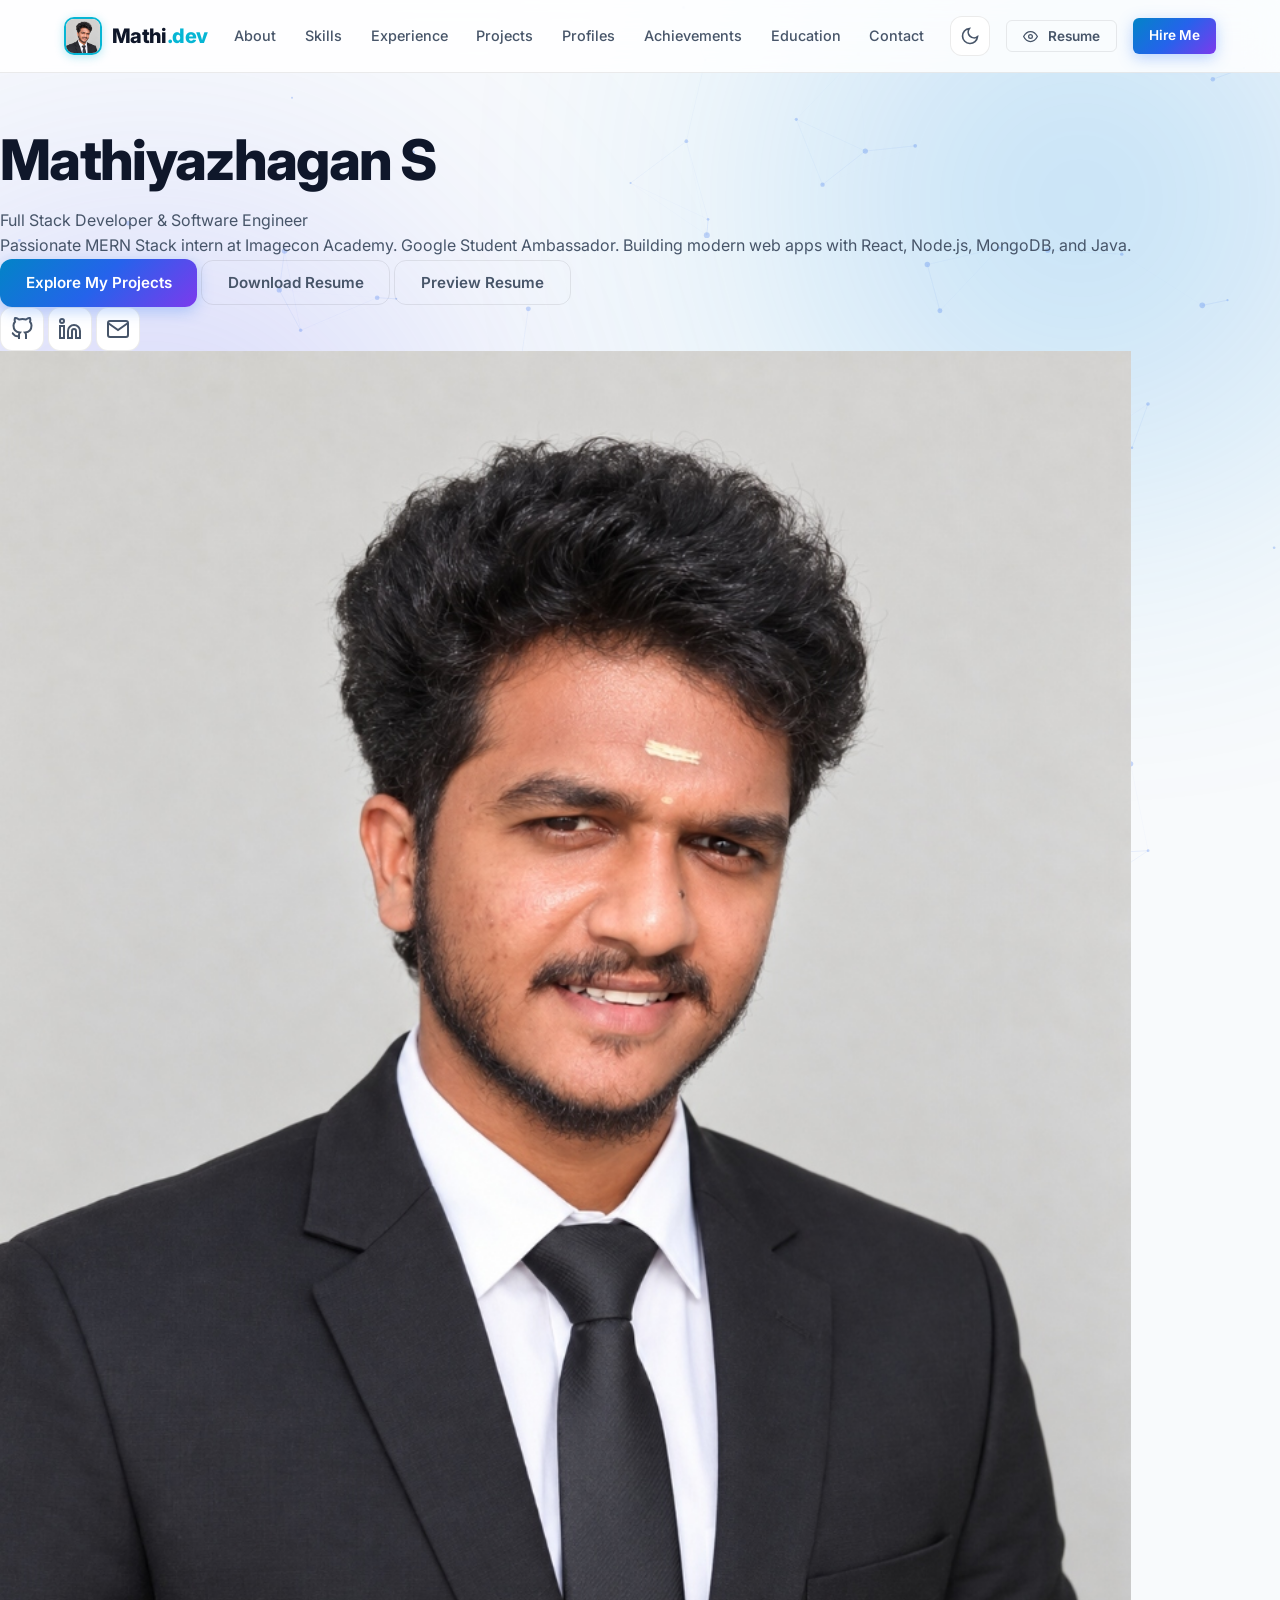
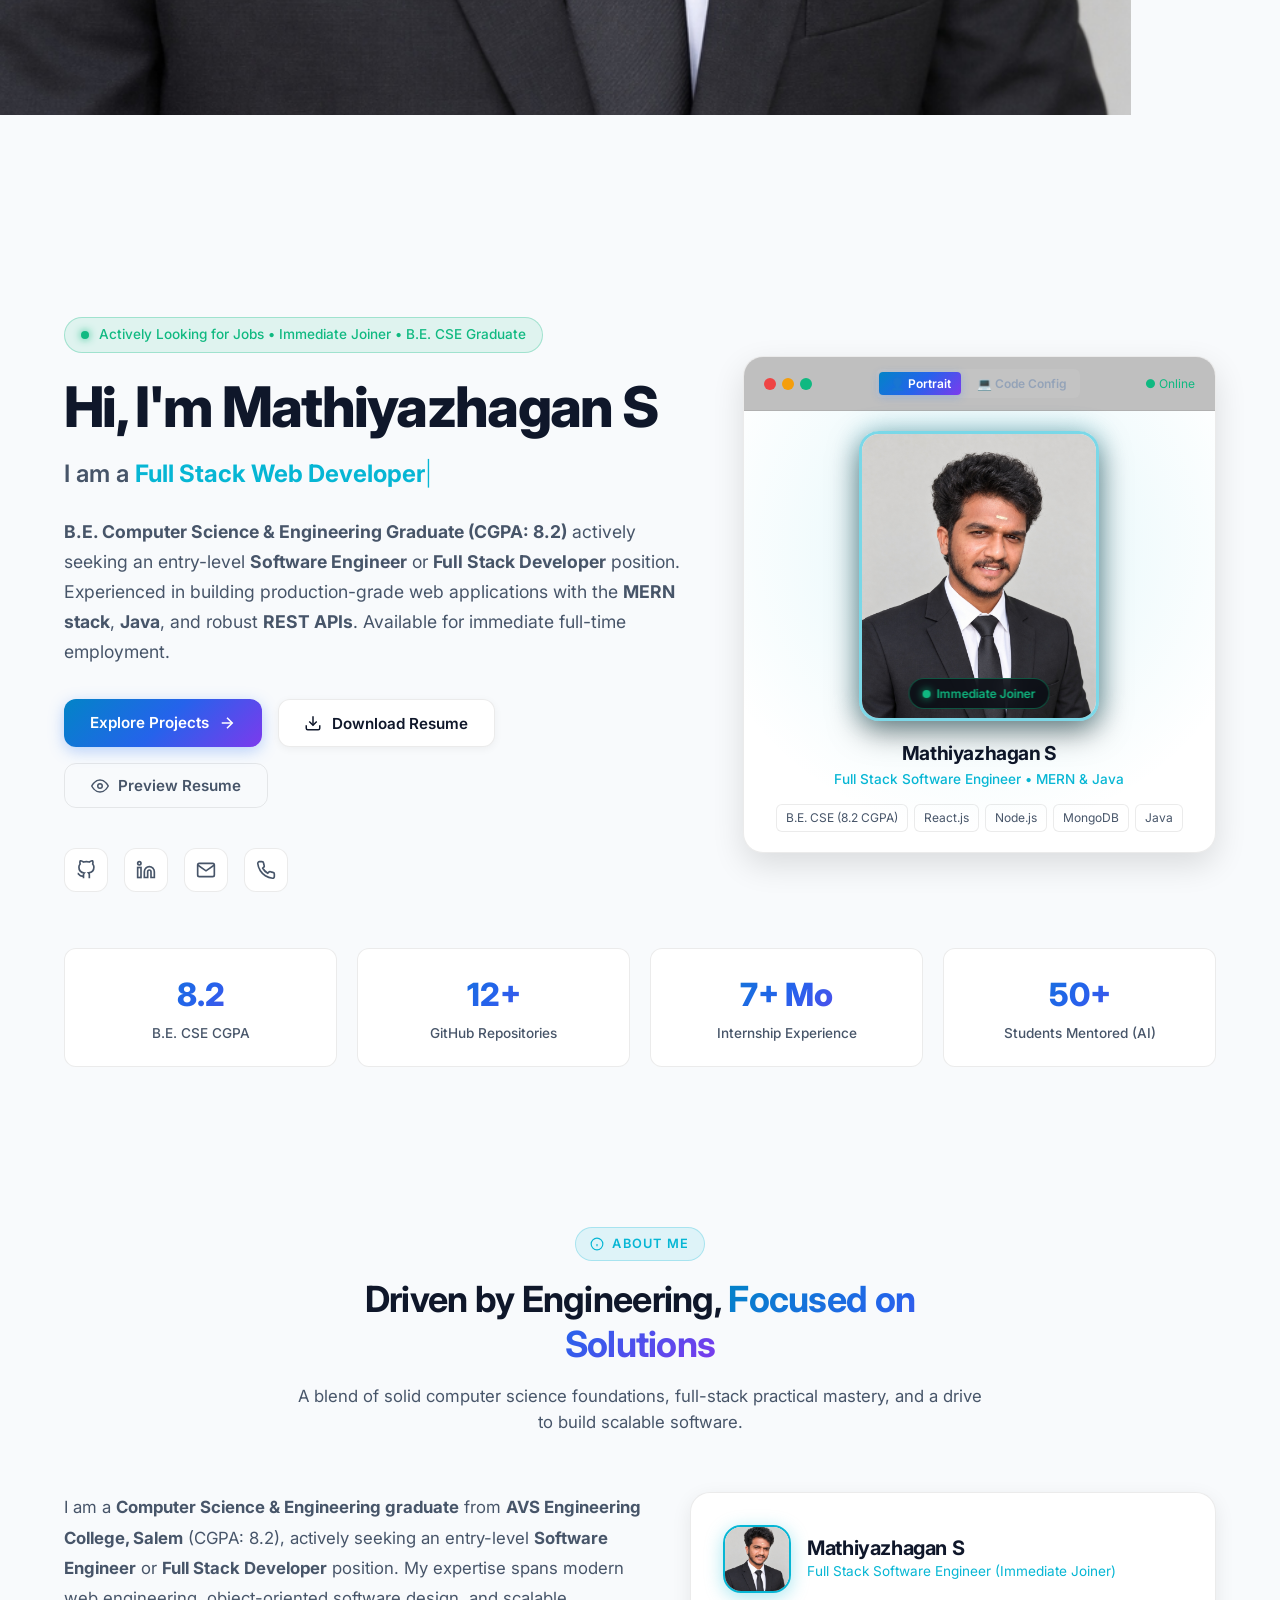
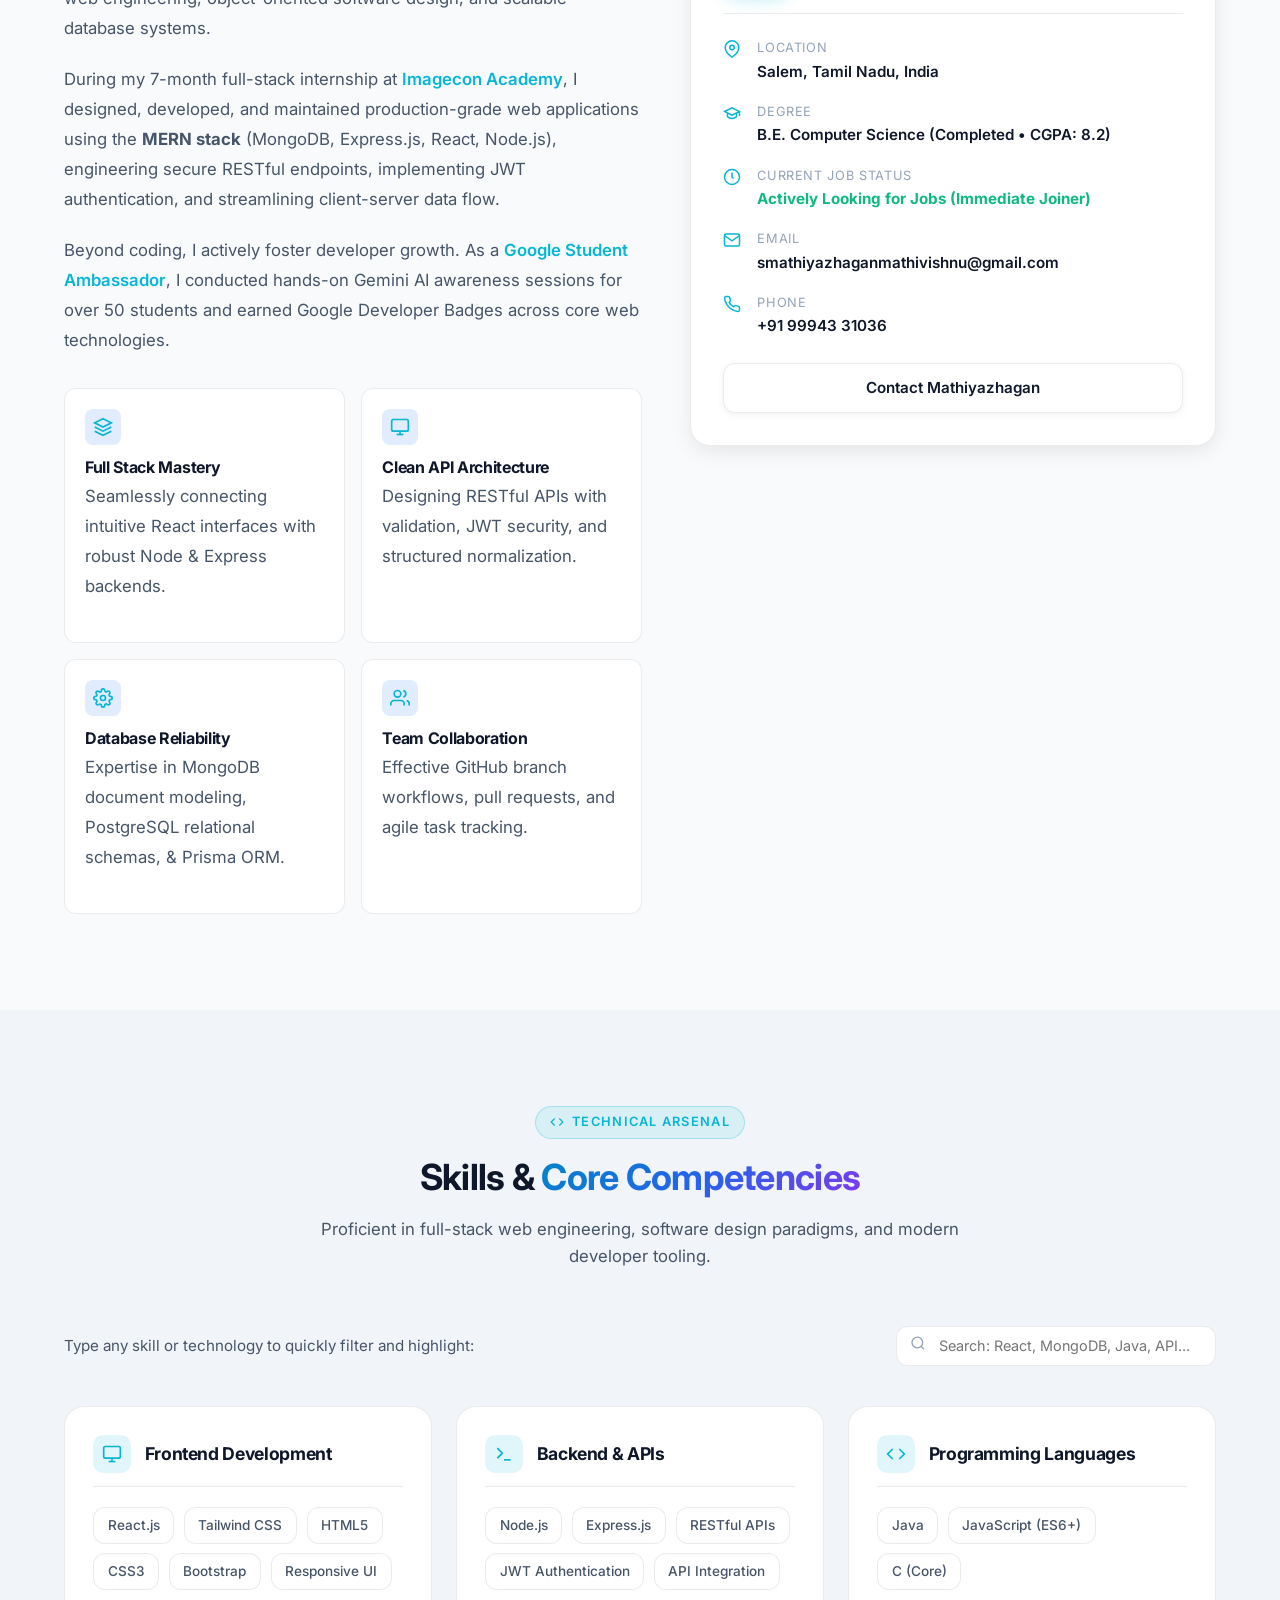
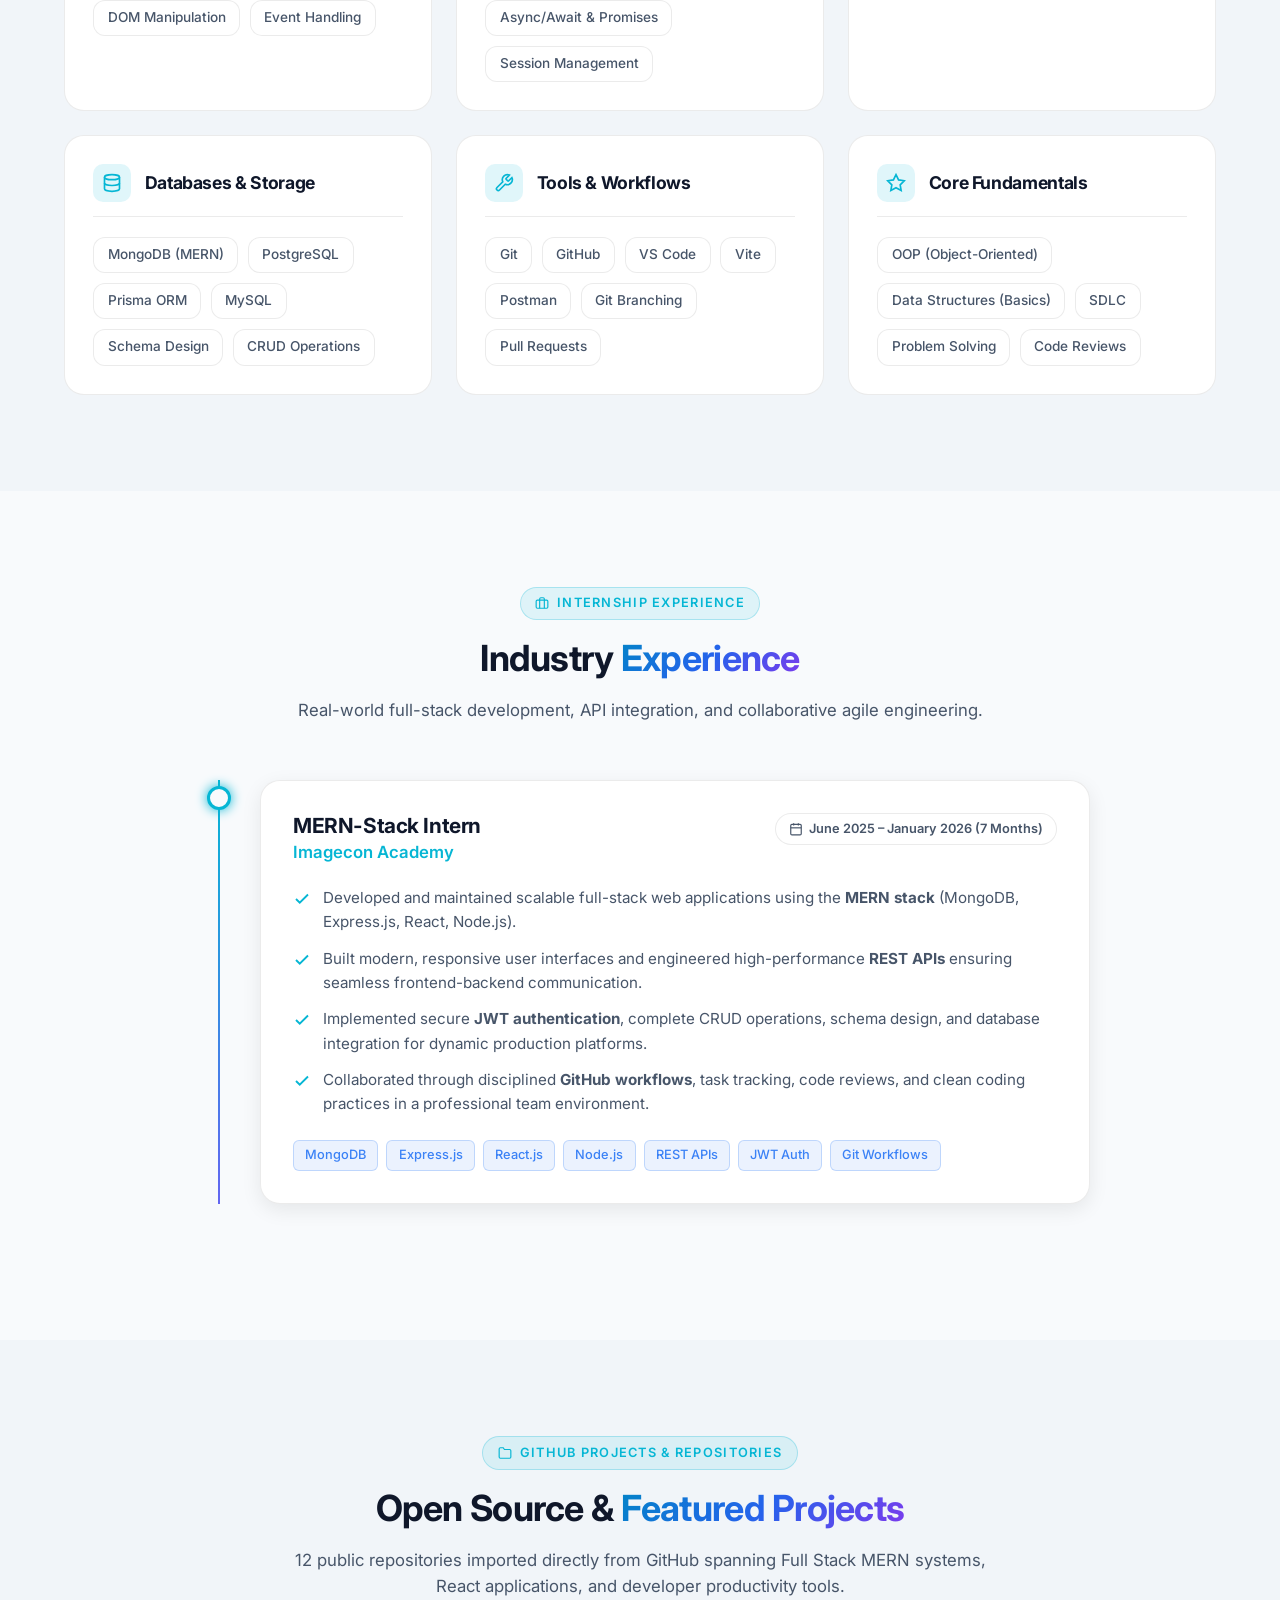
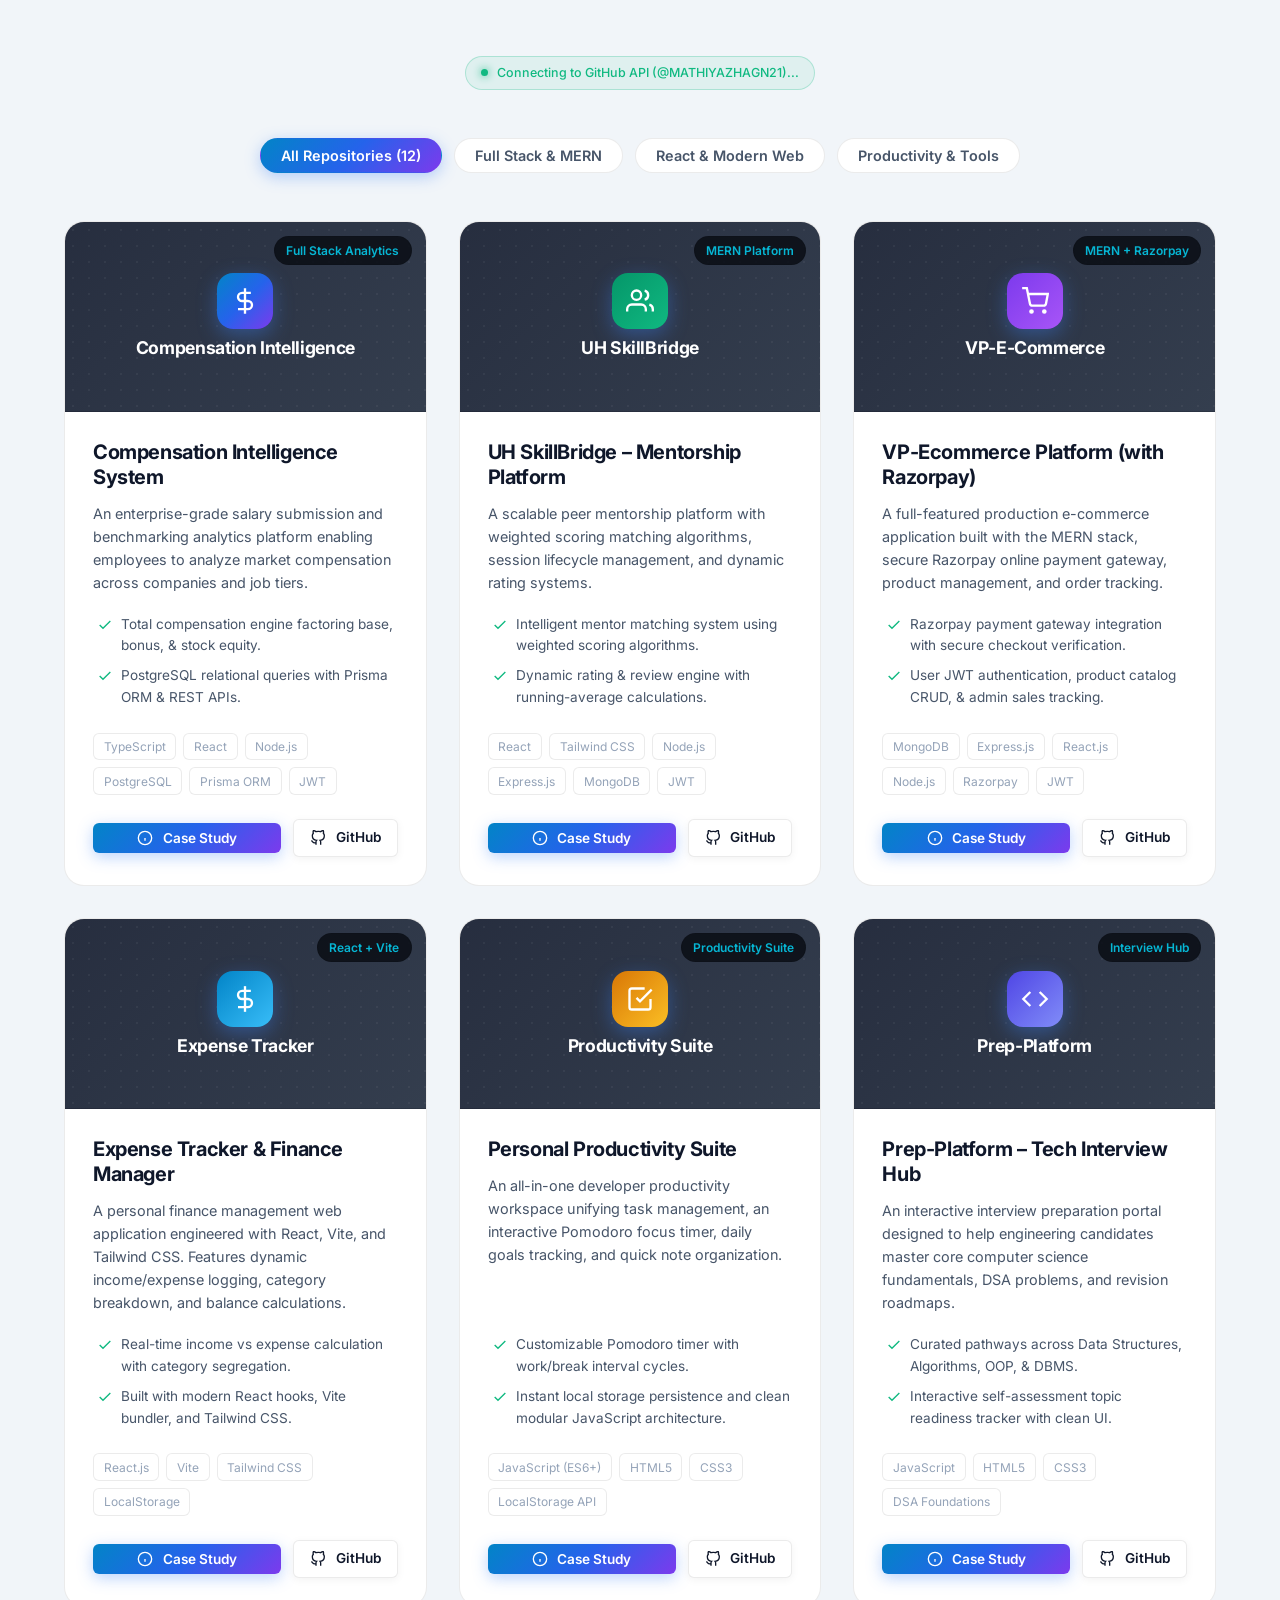
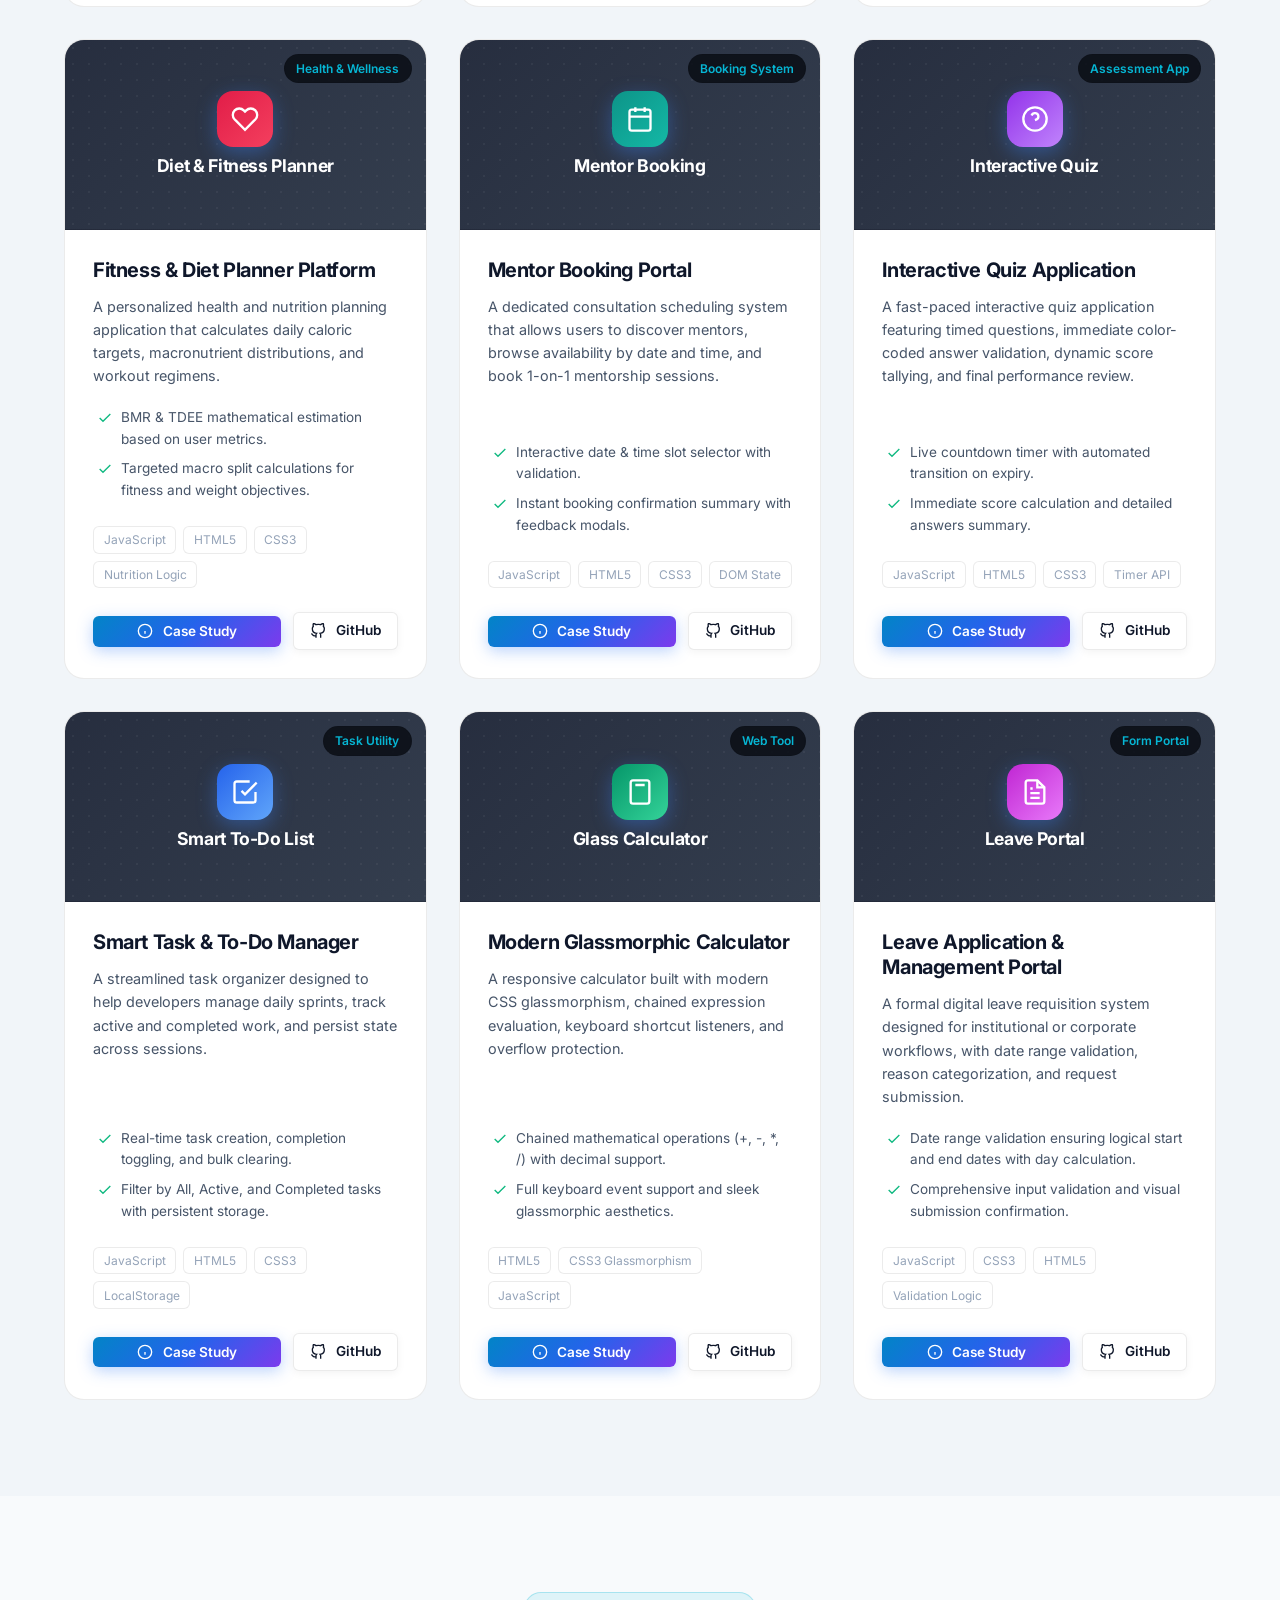
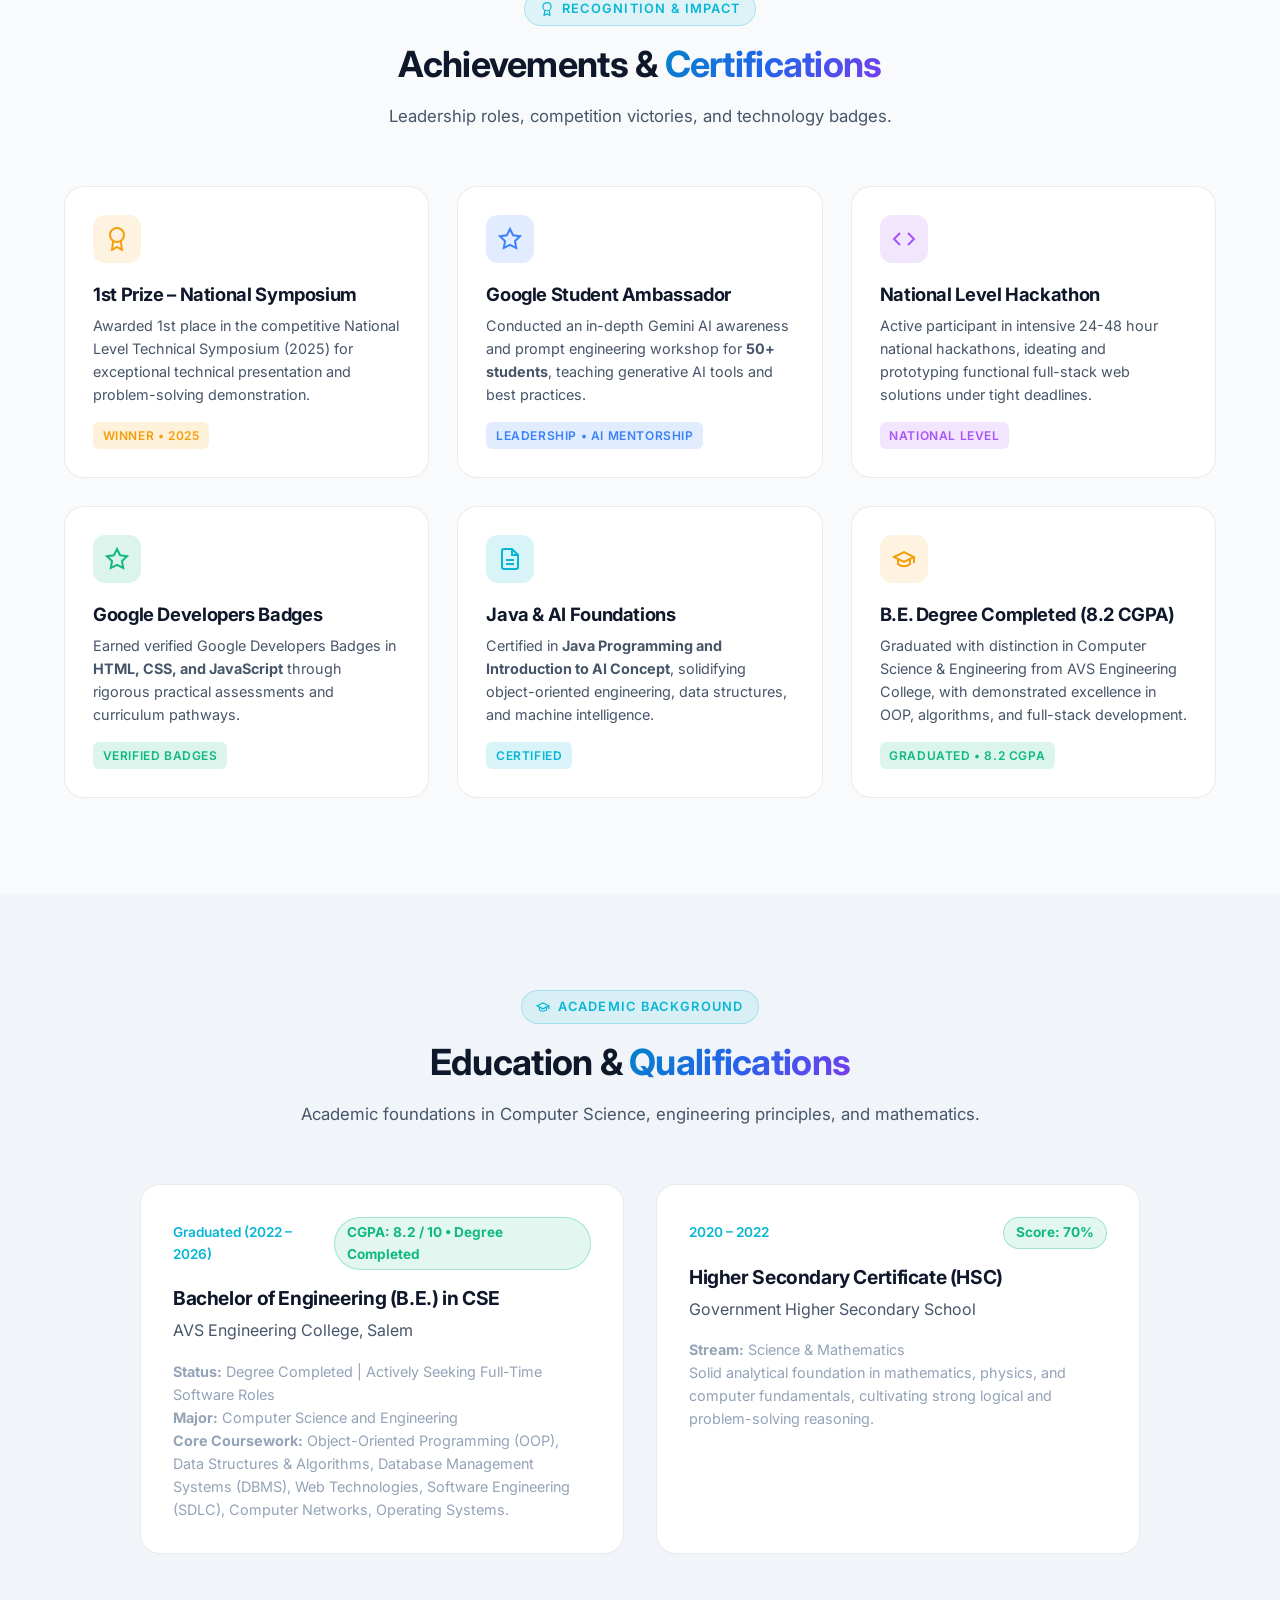
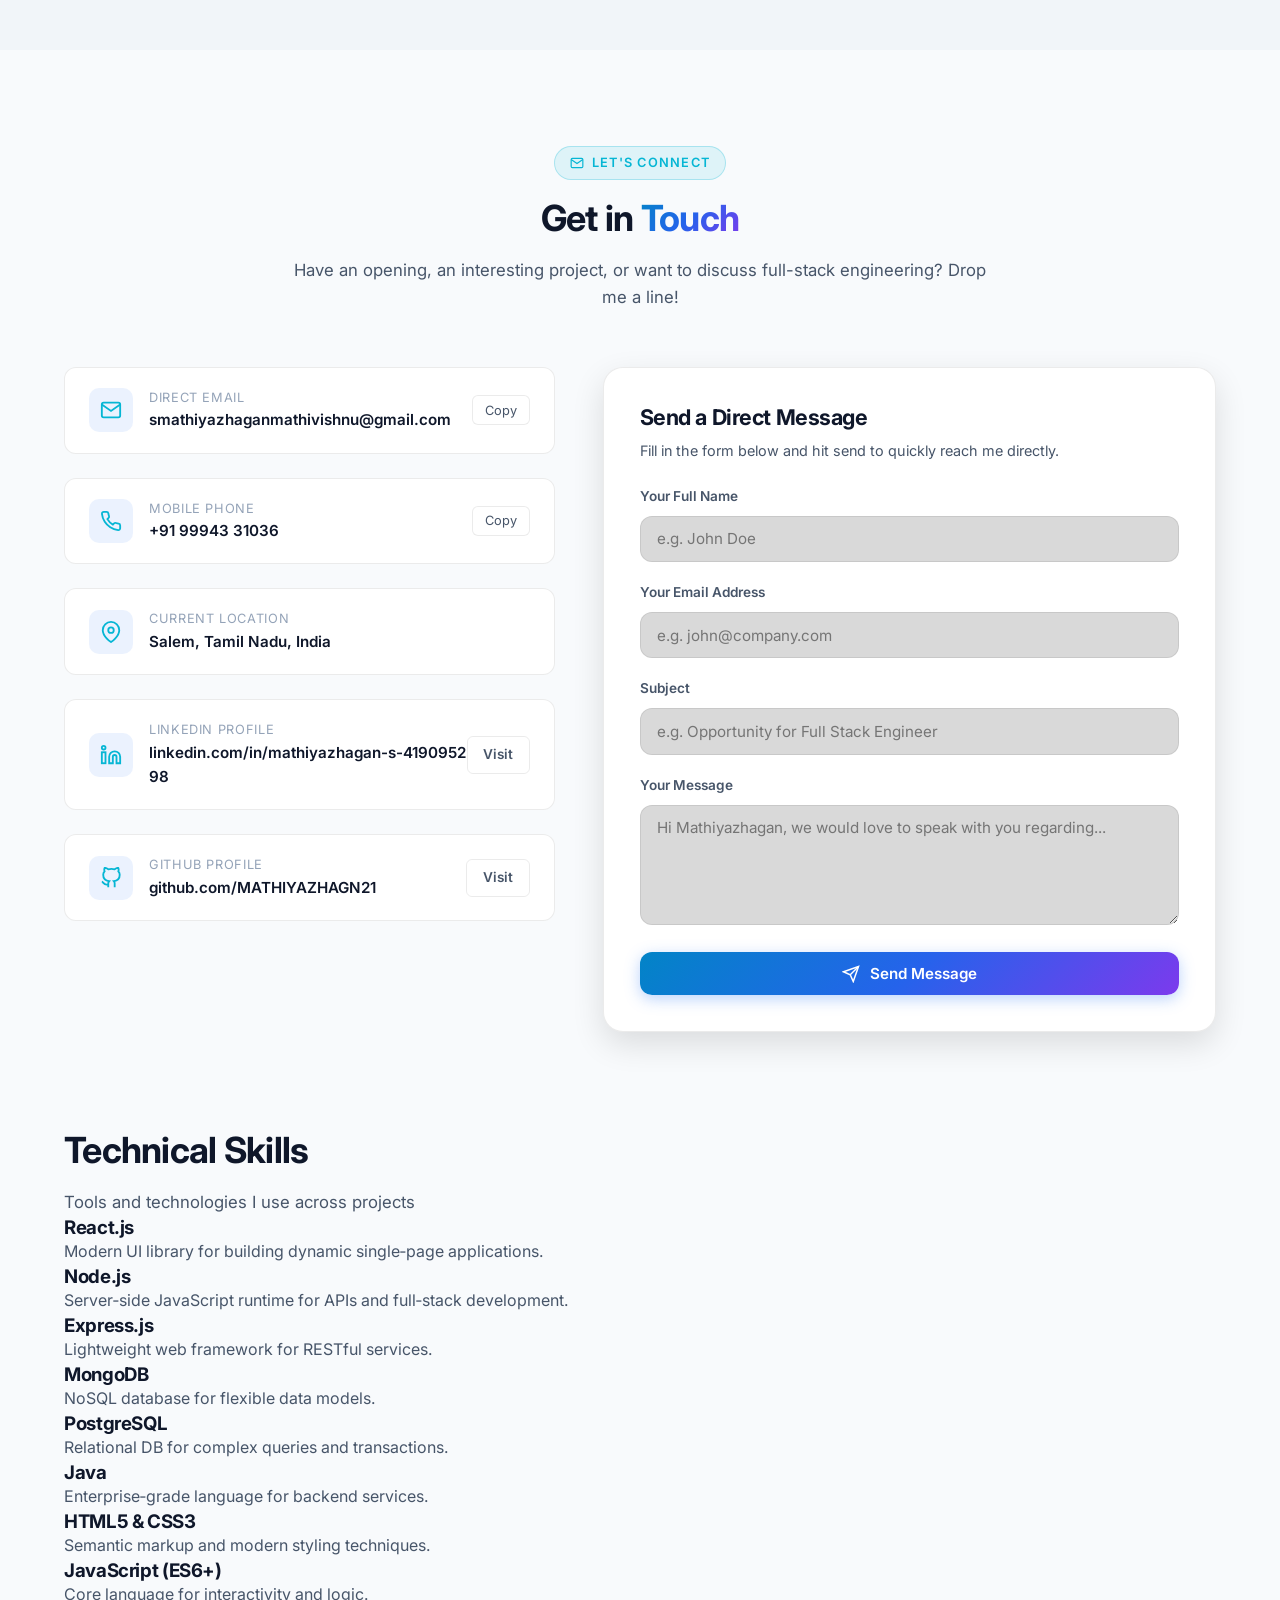
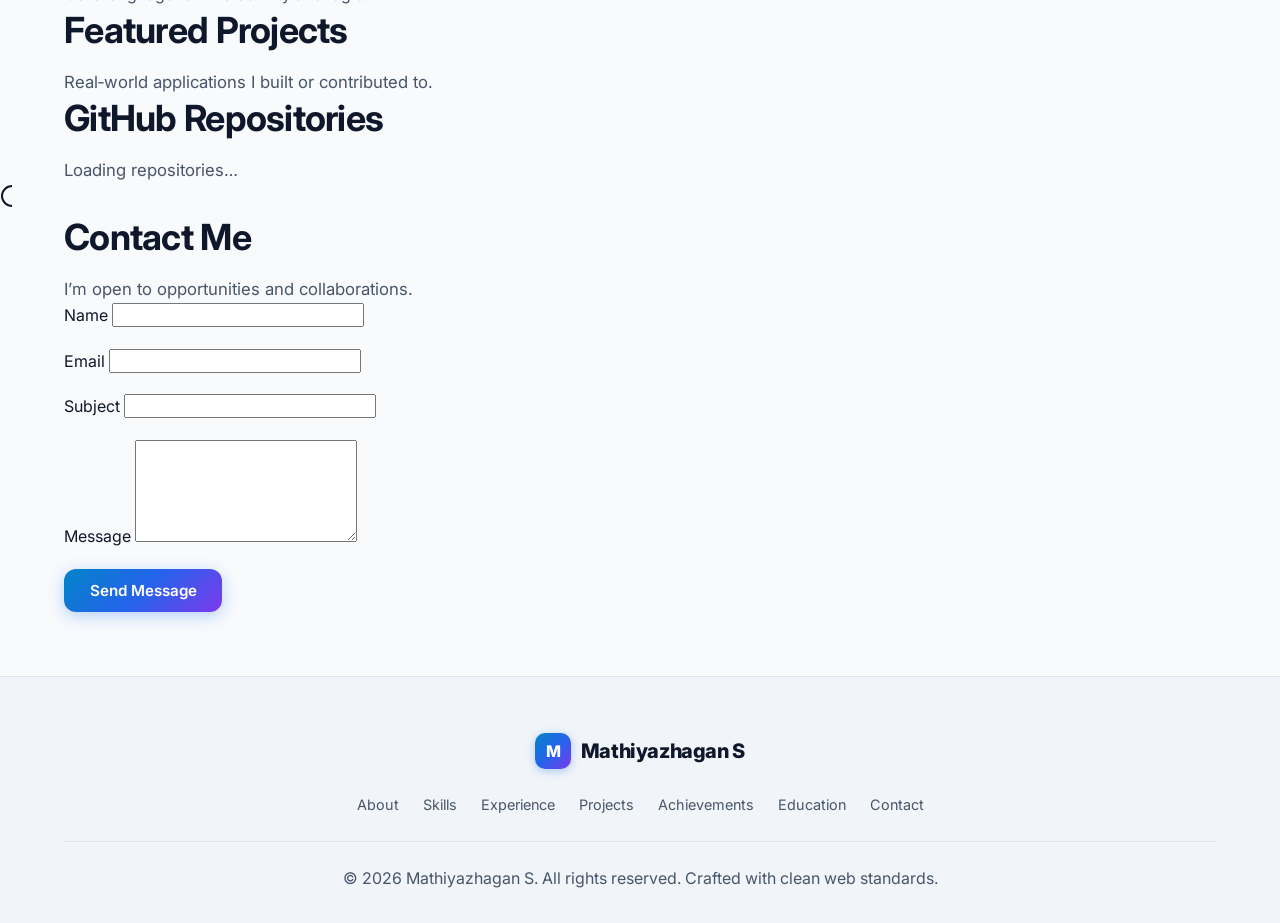
<file: portfolio/index.html>
<!DOCTYPE html>
<html lang="en">
<head>
  <meta charset="UTF-8" />
  <meta name="viewport" content="width=device-width, initial-scale=1.0" />
  <meta name="description" content="Portfolio of Mathiyazhagan S - Full Stack Developer & Software Engineer (MERN & Java). B.E. Computer Science Graduate (CGPA 8.2), actively seeking full-time Software Engineer and Developer roles. Immediate joiner." />
  <meta name="keywords" content="Mathiyazhagan S, Full Stack Developer, MERN Stack, React, Node.js, MongoDB, Java, Web Developer Portfolio, Salem, Software Engineer" />
  <meta name="author" content="Mathiyazhagan S" />
  
  <title>Mathiyazhagan S | Full Stack Developer & Software Engineer</title>
  
  <!-- Favicon -->
  <link rel="icon" type="image/svg+xml" href="favicon.svg" />

  <!-- Open Graph & Social Sharing Metadata -->
  <meta property="og:title" content="Mathiyazhagan S | Full Stack Developer & Software Engineer" />
  <meta property="og:description" content="Portfolio of Mathiyazhagan S - MERN Stack, Java, and REST API Developer. B.E. Computer Science Graduate (8.2 CGPA), immediate joiner." />
  <meta property="og:type" content="website" />
  <meta property="og:url" content="https://github.com/MATHIYAZHAGN21" />
  <meta property="og:image" content="profile.jpg" />
  <meta name="twitter:card" content="summary_large_image" />
  <meta name="twitter:title" content="Mathiyazhagan S | Full Stack Developer" />
  <meta name="twitter:description" content="MERN Stack, Java, and REST API Developer. B.E. Computer Science Graduate (8.2 CGPA)." />
  <meta name="twitter:image" content="profile.jpg" />

  <!-- Preconnect Fonts -->
  <link rel="preconnect" href="https://fonts.googleapis.com" />
  <link rel="preconnect" href="https://fonts.gstatic.com" crossorigin />
  <link href="https://fonts.googleapis.com/css2?family=Fira+Code:wght@400;500;600&family=Inter:wght@300;400;500;600;700;800&display=swap" rel="stylesheet" />

  <!-- Stylesheet -->
  <link rel="stylesheet" href="styles.css" />
</head>
<body>

  <!-- Ambient Glow Effects -->
  <div class="bg-ambient-glow glow-1"></div>
  <div class="bg-ambient-glow glow-2"></div>

  <!-- Interactive Particles Canvas -->
  <canvas id="bg-canvas"></canvas>

  <!-- ==================== HEADER & NAVBAR ==================== -->
  <header class="navbar" id="navbar">
    <div class="container nav-container">
      <a href="#hero" class="nav-logo" aria-label="Mathiyazhagan S Home">
        <img src="profile.jpg" alt="Mathiyazhagan S" class="nav-avatar-img" />
        <span>Mathi<span style="color: var(--accent-cyan);">.dev</span></span>
      </a>

      <!-- Desktop Navigation Menu -->
      <nav class="nav-menu">
        <a href="#about" class="nav-link">About</a>
        <a href="#skills" class="nav-link">Skills</a>
        <a href="#experience" class="nav-link">Experience</a>
        <a href="#projects" class="nav-link">Projects</a>
        <a href="#coding-profiles" class="nav-link">Profiles</a>
        <a href="#achievements" class="nav-link">Achievements</a>
        <a href="#education" class="nav-link">Education</a>
        <a href="#contact" class="nav-link">Contact</a>
      </nav>

      <!-- Action Items & Theme Toggle -->
      <div class="nav-actions">
        <button id="theme-toggle-btn" class="theme-toggle-btn" aria-label="Toggle theme">
          <svg id="theme-icon" width="20" height="20" viewBox="0 0 24 24" fill="none" stroke="currentColor" stroke-width="2">
            <circle cx="12" cy="12" r="5"></circle>
            <line x1="12" y1="1" x2="12" y2="3"></line>
            <line x1="12" y1="21" x2="12" y2="23"></line>
            <line x1="4.22" y1="4.22" x2="5.64" y2="5.64"></line>
            <line x1="18.36" y1="18.36" x2="19.78" y2="19.78"></line>
            <line x1="1" y1="12" x2="3" y2="12"></line>
            <line x1="21" y1="12" x2="23" y2="12"></line>
            <line x1="4.22" y1="19.78" x2="5.64" y2="18.36"></line>
            <line x1="18.36" y1="5.64" x2="19.78" y2="4.22"></line>
          </svg>
        </button>

        <button class="btn btn-outline btn-sm open-resume-modal" type="button" title="Preview Resume Sheet">
          <svg width="15" height="15" viewBox="0 0 24 24" fill="none" stroke="currentColor" stroke-width="2"><path d="M1 12s4-8 11-8 11 8 11 8-4 8-11 8-11-8-11-8z"></path><circle cx="12" cy="12" r="3"></circle></svg>
          Resume
        </button>

        <a href="#contact" class="btn btn-primary btn-sm">Hire Me</a>

        <button id="hamburger-btn" class="hamburger-btn" aria-label="Toggle mobile menu">
          <span></span>
          <span></span>
          <span></span>
        </button>
      </div>
    </div>
  </header>

  <!-- Mobile Navigation Drawer -->
  <div class="mobile-nav" id="mobile-nav">
    <a href="#about" class="nav-link">About</a>
    <a href="#skills" class="nav-link">Skills</a>
    <a href="#experience" class="nav-link">Experience</a>
    <a href="#projects" class="nav-link">Projects</a>
    <a href="#coding-profiles" class="nav-link">Profiles</a>
    <a href="#achievements" class="nav-link">Achievements</a>
    <a href="#education" class="nav-link">Education</a>
    <a href="#contact" class="nav-link">Contact</a>
    <div style="display: flex; gap: 0.5rem; margin-top: 0.5rem;">
      <button class="btn btn-outline trigger-download-resume" type="button" style="flex: 1;">
        <svg width="16" height="16" viewBox="0 0 24 24" fill="none" stroke="currentColor" stroke-width="2"><path d="M21 15v4a2 2 0 0 1-2 2H5a2 2 0 0 1-2-2v-4"></path><polyline points="7 10 12 15 17 10"></polyline><line x1="12" y1="15" x2="12" y2="3"></line></svg>
        Download
      </button>
      <button class="btn btn-primary open-resume-modal" type="button" style="flex: 1;">
        <svg width="16" height="16" viewBox="0 0 24 24" fill="none" stroke="currentColor" stroke-width="2"><path d="M14 2H6a2 2 0 0 0-2 2v16a2 2 0 0 0 2 2h12a2 2 0 0 0 2-2V8z"></path><polyline points="14 2 14 8 20 8"></polyline></svg>
        Preview
      </button>
    </div>
  </div>

  <main>
    <!-- ==================== HERO SECTION ==================== -->
    <section class="hero-section" id="hero">
      <div class="hero-container">
        <div class="hero-content">
          <h1 class="hero-name">Mathiyazhagan S</h1>
          <p class="hero-title">Full Stack Developer &amp; Software Engineer</p>
          <p class="hero-intro">Passionate MERN Stack intern at Imagecon Academy. Google Student Ambassador. Building modern web apps with React, Node.js, MongoDB, and Java.</p>
          <div class="hero-cta">
            <a href="#projects" class="btn btn-primary">Explore My Projects</a>
            <button class="btn btn-outline trigger-download-resume">Download Resume</button>
            <button class="btn btn-outline open-resume-modal">Preview Resume</button>
          </div>
          <div class="hero-links">
            <a href="https://github.com/MATHIYAZHAGN21" target="_blank" class="hero-social-link" aria-label="GitHub"><svg width="24" height="24" viewBox="0 0 24 24" fill="none" stroke="currentColor" stroke-width="2"><path d="M9 19c-5 1.5-5-2.5-7-3m14 6v-3.87a3.37 3.37 0 0 0-.94-2.61c3.14-.35 6.44-1.54 6.44-7A5.44 5.44 0 0 0 20 4.77 5.07 5.07 0 0 0 19.91 1S18.73.65 16 2.48a13.38 13.38 0 0 0-7 0C6.27.65 5.09 1 5.09 1A5.07 5.07 0 0 0 5 4.77a5.44 5.44 0 0 0-1.5 3.78c0 5.42 3.3 6.61 6.44 7A3.37 3.37 0 0 0 9 18.13V22"/></svg></a>
            <a href="https://linkedin.com/in/mathiyazhagan-s-419095298" target="_blank" class="hero-social-link" aria-label="LinkedIn"><svg width="24" height="24" viewBox="0 0 24 24" fill="none" stroke="currentColor" stroke-width="2"><path d="M16 8a6 6 0 0 1 6 6v7h-4v-7a2 2 0 0 0-2-2 2 2 0 0 0-2 2v7h-4v-7a6 6 0 0 1 6-6z"/><rect x="2" y="9" width="4" height="12"/><circle cx="4" cy="4" r="2"/></svg></a>
            <a href="mailto:smathiyazhaganmathivishnu@gmail.com" class="hero-social-link" aria-label="Email"><svg width="24" height="24" viewBox="0 0 24 24" fill="none" stroke="currentColor" stroke-width="2"><path d="M4 4h16c1.1 0 2 .9 2 2v12c0 1.1-.9 2-2 2H4c-1.1 0-2-.9-2-2V6c0-1.1.9-2 2-2z"/><polyline points="22,6 12,13 2,6"/></svg></a>
          </div>
        </div>
        <div class="hero-visual">
          <img src="profile.jpg" alt="Mathiyazhagan" class="hero-profile-img" loading="lazy"/>
        </div>
      </div>
    </section>
    <section class="hero-section" id="hero">
      <div class="container">
        <div class="hero-grid">
          <div class="hero-content">
            <div class="hero-status-badge">
              <span class="status-dot"></span>
              <span>Actively Looking for Jobs • Immediate Joiner • B.E. CSE Graduate</span>
            </div>

            <h1 class="hero-name">
              Hi, I'm <span class="gradient-text">Mathiyazhagan S</span>
            </h1>

            <div class="hero-typing-wrap">
              <span>I am a</span>
              <span id="typed-text" class="typed-text"></span>
              <span class="cursor">|</span>
            </div>

            <p class="hero-bio">
              <strong>B.E. Computer Science & Engineering Graduate (CGPA: 8.2)</strong> actively seeking an entry-level <strong>Software Engineer</strong> or <strong>Full Stack Developer</strong> position. Experienced in building production-grade web applications with the <strong>MERN stack</strong>, <strong>Java</strong>, and robust <strong>REST APIs</strong>. Available for immediate full-time employment.
            </p>

            <div class="hero-actions">
              <a href="#projects" class="btn btn-primary">
                <span>Explore Projects</span>
                <svg width="18" height="18" viewBox="0 0 24 24" fill="none" stroke="currentColor" stroke-width="2"><line x1="5" y1="12" x2="19" y2="12"></line><polyline points="12 5 19 12 12 19"></polyline></svg>
              </a>
              <button class="btn btn-secondary trigger-download-resume" type="button">
                <svg width="18" height="18" viewBox="0 0 24 24" fill="none" stroke="currentColor" stroke-width="2"><path d="M21 15v4a2 2 0 0 1-2 2H5a2 2 0 0 1-2-2v-4"></path><polyline points="7 10 12 15 17 10"></polyline><line x1="12" y1="15" x2="12" y2="3"></line></svg>
                <span>Download Resume</span>
              </button>
              <button class="btn btn-outline open-resume-modal" type="button">
                <svg width="18" height="18" viewBox="0 0 24 24" fill="none" stroke="currentColor" stroke-width="2"><path d="M1 12s4-8 11-8 11 8 11 8-4 8-11 8-11-8-11-8z"></path><circle cx="12" cy="12" r="3"></circle></svg>
                <span>Preview Resume</span>
              </button>
            </div>

            <!-- Social Links -->
            <div class="hero-socials">
              <a href="https://github.com/MATHIYAZHAGN21" target="_blank" rel="noopener noreferrer" class="hero-social-link" title="GitHub Profile">
                <svg width="20" height="20" viewBox="0 0 24 24" fill="none" stroke="currentColor" stroke-width="2"><path d="M9 19c-5 1.5-5-2.5-7-3m14 6v-3.87a3.37 3.37 0 0 0-.94-2.61c3.14-.35 6.44-1.54 6.44-7A5.44 5.44 0 0 0 20 4.77 5.07 5.07 0 0 0 19.91 1S18.73.65 16 2.48a13.38 13.38 0 0 0-7 0C6.27.65 5.09 1 5.09 1A5.07 5.07 0 0 0 5 4.77a5.44 5.44 0 0 0-1.5 3.78c0 5.42 3.3 6.61 6.44 7A3.37 3.37 0 0 0 9 18.13V22"></path></svg>
              </a>
              <a href="https://linkedin.com/in/mathiyazhagan-s-419095298" target="_blank" rel="noopener noreferrer" class="hero-social-link" title="LinkedIn Profile">
                <svg width="20" height="20" viewBox="0 0 24 24" fill="none" stroke="currentColor" stroke-width="2"><path d="M16 8a6 6 0 0 1 6 6v7h-4v-7a2 2 0 0 0-2-2 2 2 0 0 0-2 2v7h-4v-7a6 6 0 0 1 6-6z"></path><rect x="2" y="9" width="4" height="12"></rect><circle cx="4" cy="4" r="2"></circle></svg>
              </a>
              <a href="mailto:smathiyazhaganmathivishnu@gmail.com" class="hero-social-link" title="Send Email">
                <svg width="20" height="20" viewBox="0 0 24 24" fill="none" stroke="currentColor" stroke-width="2"><path d="M4 4h16c1.1 0 2 .9 2 2v12c0 1.1-.9 2-2 2H4c-1.1 0-2-.9-2-2V6c0-1.1.9-2 2-2z"></path><polyline points="22,6 12,13 2,6"></polyline></svg>
              </a>
              <a href="tel:+919994331036" class="hero-social-link" title="Call Mathiyazhagan">
                <svg width="20" height="20" viewBox="0 0 24 24" fill="none" stroke="currentColor" stroke-width="2"><path d="M22 16.92v3a2 2 0 0 1-2.18 2 19.79 19.79 0 0 1-8.63-3.07 19.5 19.5 0 0 1-6-6 19.79 19.79 0 0 1-3.07-8.67A2 2 0 0 1 4.11 2h3a2 2 0 0 1 2 1.72 12.84 12.84 0 0 0 .7 2.81 2 2 0 0 1-.45 2.11L8.09 9.91a16 16 0 0 0 6 6l1.27-1.27a2 2 0 0 1 2.11-.45 12.84 12.84 0 0 0 2.81.7A2 2 0 0 1 22 16.92z"></path></svg>
              </a>
            </div>
          </div>

          <!-- Hero Visual: Profile Photo & Code Card Showcase -->
          <div class="hero-visual">
            <div class="hero-code-card">
              <div class="code-card-header">
                <div class="code-dots">
                  <span class="code-dot dot-red"></span>
                  <span class="code-dot dot-yellow"></span>
                  <span class="code-dot dot-green"></span>
                </div>
                <!-- Interactive Tabs: Portrait vs Code -->
                <div class="hero-view-tabs">
                  <button id="hero-tab-photo-btn" class="hero-tab-btn active" type="button">👤 Portrait</button>
                  <button id="hero-tab-code-btn" class="hero-tab-btn" type="button">💻 Code Config</button>
                </div>
                <div style="font-size: 0.75rem; color: var(--accent-emerald);">● Online</div>
              </div>

              <!-- View 1: Portrait Photo View -->
              <div id="hero-photo-view" class="hero-photo-view">
                <div class="hero-profile-frame">
                  <img src="profile.jpg" alt="Mathiyazhagan S - Full Stack Developer" class="hero-profile-img" />
                  <div class="hero-profile-badge">
                    <span class="status-dot"></span>
                    <span>Immediate Joiner</span>
                  </div>
                </div>
                <div class="hero-photo-info">
                  <h4>Mathiyazhagan S</h4>
                  <p>Full Stack Software Engineer • MERN & Java</p>
                  <div class="hero-photo-tags">
                    <span class="hero-photo-tag">B.E. CSE (8.2 CGPA)</span>
                    <span class="hero-photo-tag">React.js</span>
                    <span class="hero-photo-tag">Node.js</span>
                    <span class="hero-photo-tag">MongoDB</span>
                    <span class="hero-photo-tag">Java</span>
                  </div>
                </div>
              </div>

              <!-- View 2: Code Config View -->
              <div id="hero-code-view" style="display: none;">
                <pre class="code-card-body"><code><span class="token-keyword">const</span> <span class="token-function">developerProfile</span> = {
  <span class="token-property">name</span>: <span class="token-string">"Mathiyazhagan S"</span>,
  <span class="token-property">role</span>: <span class="token-string">"Full Stack Software Engineer"</span>,
  <span class="token-property">degree</span>: <span class="token-string">"B.E. Computer Science (Completed)"</span>,
  <span class="token-property">cgpa</span>: <span class="token-number">8.2</span>,
  <span class="token-property">status</span>: <span class="token-string">"Actively Seeking Full-Time Job"</span>,
  <span class="token-property">availability</span>: <span class="token-string">"Immediate Joiner"</span>,
  <span class="token-property">coreStack</span>: [
    <span class="token-string">"MongoDB"</span>, <span class="token-string">"Express.js"</span>,
    <span class="token-string">"React.js"</span>, <span class="token-string">"Node.js"</span>,
    <span class="token-string">"PostgreSQL"</span>, <span class="token-string">"Java"</span>
  ],
  <span class="token-property">leadership</span>: <span class="token-string">"Google Student Ambassador"</span>,
  <span class="token-property">location</span>: <span class="token-string">"Salem, Tamil Nadu, India"</span>,
  <span class="token-property">openToWork</span>: <span class="token-keyword">true</span>,
  <span class="token-function">passion</span>: () =&gt; [
    <span class="token-string">"Scalable Full-Stack Systems"</span>,
    <span class="token-string">"Clean REST API Design"</span>,
    <span class="token-string">"High Performance Web Apps"</span>
  ]
};</code></pre>
              </div>
            </div>
          </div>
        </div>

        <!-- Hero Stats Row -->
        <div class="hero-stats-banner">
          <div class="stat-item">
            <span class="stat-number">8.2</span>
            <span class="stat-label">B.E. CSE CGPA</span>
          </div>
          <div class="stat-item">
            <span class="stat-number">12+</span>
            <span class="stat-label">GitHub Repositories</span>
          </div>
          <div class="stat-item">
            <span class="stat-number">7+ Mo</span>
            <span class="stat-label">Internship Experience</span>
          </div>
          <div class="stat-item">
            <span class="stat-number">50+</span>
            <span class="stat-label">Students Mentored (AI)</span>
          </div>
        </div>
      </div>
    </section>

    <!-- ==================== ABOUT SECTION ==================== -->
    <section class="section-wrapper" id="about">
      <div class="container">
        <div class="section-header">
          <div class="section-tag">
            <svg width="14" height="14" viewBox="0 0 24 24" fill="none" stroke="currentColor" stroke-width="2"><circle cx="12" cy="12" r="10"></circle><line x1="12" y1="16" x2="12" y2="12"></line><line x1="12" y1="8" x2="12.01" y2="8"></line></svg>
            About Me
          </div>
          <h2 class="section-title">Driven by Engineering, <span class="gradient-text">Focused on Solutions</span></h2>
          <p class="section-subtitle">A blend of solid computer science foundations, full-stack practical mastery, and a drive to build scalable software.</p>
        </div>

        <div class="about-grid">
          <div class="about-text">
            <p>
              I am a <strong>Computer Science & Engineering graduate</strong> from <strong>AVS Engineering College, Salem</strong> (CGPA: 8.2), actively seeking an entry-level <strong>Software Engineer</strong> or <strong>Full Stack Developer</strong> position. My expertise spans modern web engineering, object-oriented software design, and scalable database systems.
            </p>
            <p>
              During my 7-month full-stack internship at <span class="highlight-text">Imagecon Academy</span>, I designed, developed, and maintained production-grade web applications using the <strong>MERN stack</strong> (MongoDB, Express.js, React, Node.js), engineering secure RESTful endpoints, implementing JWT authentication, and streamlining client-server data flow.
            </p>
            <p>
              Beyond coding, I actively foster developer growth. As a <span class="highlight-text">Google Student Ambassador</span>, I conducted hands-on Gemini AI awareness sessions for over 50 students and earned Google Developer Badges across core web technologies.
            </p>

            <!-- 4 Pillars -->
            <div class="about-pillars">
              <div class="pillar-card">
                <div class="pillar-icon">
                  <svg width="20" height="20" viewBox="0 0 24 24" fill="none" stroke="currentColor" stroke-width="2"><polygon points="12 2 2 7 12 12 22 7 12 2"></polygon><polyline points="2 17 12 22 22 17"></polyline><polyline points="2 12 12 17 22 12"></polyline></svg>
                </div>
                <h4 class="pillar-title">Full Stack Mastery</h4>
                <p class="pillar-desc">Seamlessly connecting intuitive React interfaces with robust Node & Express backends.</p>
              </div>

              <div class="pillar-card">
                <div class="pillar-icon">
                  <svg width="20" height="20" viewBox="0 0 24 24" fill="none" stroke="currentColor" stroke-width="2"><rect x="2" y="3" width="20" height="14" rx="2" ry="2"></rect><line x1="8" y1="21" x2="16" y2="21"></line><line x1="12" y1="17" x2="12" y2="21"></line></svg>
                </div>
                <h4 class="pillar-title">Clean API Architecture</h4>
                <p class="pillar-desc">Designing RESTful APIs with validation, JWT security, and structured normalization.</p>
              </div>

              <div class="pillar-card">
                <div class="pillar-icon">
                  <svg width="20" height="20" viewBox="0 0 24 24" fill="none" stroke="currentColor" stroke-width="2"><circle cx="12" cy="12" r="3"></circle><path d="M19.4 15a1.65 1.65 0 0 0 .33 1.82l.06.06a2 2 0 0 1 0 2.83 2 2 0 0 1-2.83 0l-.06-.06a1.65 1.65 0 0 0-1.82-.33 1.65 1.65 0 0 0-1 1.51V21a2 2 0 0 1-2 2 2 2 0 0 1-2-2v-.09A1.65 1.65 0 0 0 9 19.4a1.65 1.65 0 0 0-1.82.33l-.06.06a2 2 0 0 1-2.83 0 2 2 0 0 1 0-2.83l.06-.06a1.65 1.65 0 0 0 .33-1.82 1.65 1.65 0 0 0-1.51-1H3a2 2 0 0 1-2-2 2 2 0 0 1 2-2h.09A1.65 1.65 0 0 0 4.6 9a1.65 1.65 0 0 0-.33-1.82l-.06-.06a2 2 0 0 1 0-2.83 2 2 0 0 1 2.83 0l.06.06a1.65 1.65 0 0 0 1.82.33H9a1.65 1.65 0 0 0 1-1.51V3a2 2 0 0 1 2-2 2 2 0 0 1 2 2v.09a1.65 1.65 0 0 0 1 1.51 1.65 1.65 0 0 0 1.82-.33l.06-.06a2 2 0 0 1 2.83 0 2 2 0 0 1 0 2.83l-.06.06a1.65 1.65 0 0 0-.33 1.82V9a1.65 1.65 0 0 0 1.51 1H21a2 2 0 0 1 2 2 2 2 0 0 1-2 2h-.09a1.65 1.65 0 0 0-1.51 1z"></path></svg>
                </div>
                <h4 class="pillar-title">Database Reliability</h4>
                <p class="pillar-desc">Expertise in MongoDB document modeling, PostgreSQL relational schemas, & Prisma ORM.</p>
              </div>

              <div class="pillar-card">
                <div class="pillar-icon">
                  <svg width="20" height="20" viewBox="0 0 24 24" fill="none" stroke="currentColor" stroke-width="2"><path d="M17 21v-2a4 4 0 0 0-4-4H5a4 4 0 0 0-4 4v2"></path><circle cx="9" cy="7" r="4"></circle><path d="M23 21v-2a4 4 0 0 0-3-3.87"></path><path d="M16 3.13a4 4 0 0 1 0 7.75"></path></svg>
                </div>
                <h4 class="pillar-title">Team Collaboration</h4>
                <p class="pillar-desc">Effective GitHub branch workflows, pull requests, and agile task tracking.</p>
              </div>
            </div>
          </div>

          <!-- Quick Information Card -->
          <div class="about-info-card">
            <div class="info-card-header">
              <img src="profile.jpg" alt="Mathiyazhagan S" class="about-avatar-img" />
              <div>
                <h3 style="font-size: 1.25rem;">Mathiyazhagan S</h3>
                <p style="font-size: 0.85rem; color: var(--accent-cyan);">Full Stack Software Engineer (Immediate Joiner)</p>
              </div>
            </div>

            <div class="info-list">
              <div class="info-item">
                <div class="info-icon">
                  <svg width="18" height="18" viewBox="0 0 24 24" fill="none" stroke="currentColor" stroke-width="2"><path d="M21 10c0 7-9 13-9 13s-9-6-9-13a9 9 0 0 1 18 0z"></path><circle cx="12" cy="10" r="3"></circle></svg>
                </div>
                <div>
                  <span class="info-label">Location</span>
                  <span class="info-val">Salem, Tamil Nadu, India</span>
                </div>
              </div>

              <div class="info-item">
                <div class="info-icon">
                  <svg width="18" height="18" viewBox="0 0 24 24" fill="none" stroke="currentColor" stroke-width="2"><path d="M22 10v6M2 10l10-5 10 5-10 5z"></path><path d="M6 12v5c3 3 9 3 12 0v-5"></path></svg>
                </div>
                <div>
                  <span class="info-label">Degree</span>
                  <span class="info-val">B.E. Computer Science (Completed • CGPA: 8.2)</span>
                </div>
              </div>

              <div class="info-item">
                <div class="info-icon">
                  <svg width="18" height="18" viewBox="0 0 24 24" fill="none" stroke="currentColor" stroke-width="2"><circle cx="12" cy="12" r="10"></circle><polyline points="12 6 12 12 14 14"></polyline></svg>
                </div>
                <div>
                  <span class="info-label">Current Job Status</span>
                  <span class="info-val" style="color: var(--accent-emerald); font-weight: 700;">Actively Looking for Jobs (Immediate Joiner)</span>
                </div>
              </div>

              <div class="info-item">
                <div class="info-icon">
                  <svg width="18" height="18" viewBox="0 0 24 24" fill="none" stroke="currentColor" stroke-width="2"><path d="M4 4h16c1.1 0 2 .9 2 2v12c0 1.1-.9 2-2 2H4c-1.1 0-2-.9-2-2V6c0-1.1.9-2 2-2z"></path><polyline points="22,6 12,13 2,6"></polyline></svg>
                </div>
                <div>
                  <span class="info-label">Email</span>
                  <span class="info-val">smathiyazhaganmathivishnu@gmail.com</span>
                </div>
              </div>

              <div class="info-item">
                <div class="info-icon">
                  <svg width="18" height="18" viewBox="0 0 24 24" fill="none" stroke="currentColor" stroke-width="2"><path d="M22 16.92v3a2 2 0 0 1-2.18 2 19.79 19.79 0 0 1-8.63-3.07 19.5 19.5 0 0 1-6-6 19.79 19.79 0 0 1-3.07-8.67A2 2 0 0 1 4.11 2h3a2 2 0 0 1 2 1.72 12.84 12.84 0 0 0 .7 2.81 2 2 0 0 1-.45 2.11L8.09 9.91a16 16 0 0 0 6 6l1.27-1.27a2 2 0 0 1 2.11-.45 12.84 12.84 0 0 0 2.81.7A2 2 0 0 1 22 16.92z"></path></svg>
                </div>
                <div>
                  <span class="info-label">Phone</span>
                  <span class="info-val">+91 99943 31036</span>
                </div>
              </div>
            </div>

            <div style="margin-top: 1.5rem; text-align: center;">
              <a href="#contact" class="btn btn-secondary" style="width: 100%;">
                <span>Contact Mathiyazhagan</span>
              </a>
            </div>
          </div>
        </div>
      </div>
    </section>

    <!-- ==================== TECHNICAL SKILLS SECTION ==================== -->
    <section class="section-wrapper" id="skills" style="background: var(--bg-secondary);">
      <div class="container">
        <div class="section-header">
          <div class="section-tag">
            <svg width="14" height="14" viewBox="0 0 24 24" fill="none" stroke="currentColor" stroke-width="2"><polyline points="16 18 22 12 16 6"></polyline><polyline points="8 6 2 12 8 18"></polyline></svg>
            Technical Arsenal
          </div>
          <h2 class="section-title">Skills & <span class="gradient-text">Core Competencies</span></h2>
          <p class="section-subtitle">Proficient in full-stack web engineering, software design paradigms, and modern developer tooling.</p>
        </div>

        <!-- Live Skill Search Bar -->
        <div class="skills-controls">
          <p style="font-size: 0.95rem; color: var(--text-secondary);">
            Type any skill or technology to quickly filter and highlight:
          </p>
          <div class="skill-search-box">
            <span class="skill-search-icon">
              <svg width="16" height="16" viewBox="0 0 24 24" fill="none" stroke="currentColor" stroke-width="2"><circle cx="11" cy="11" r="8"></circle><line x1="21" y1="21" x2="16.65" y2="16.65"></line></svg>
            </span>
            <input type="text" id="skill-search-input" placeholder="Search: React, MongoDB, Java, API..." />
          </div>
        </div>

        <!-- 6 Skill Category Cards -->
        <div class="skills-category-grid">
          <!-- 1. Frontend -->
          <div class="skill-category-card">
            <div class="category-header">
              <div class="category-icon-box">
                <svg width="20" height="20" viewBox="0 0 24 24" fill="none" stroke="currentColor" stroke-width="2"><rect x="2" y="3" width="20" height="14" rx="2" ry="2"></rect><line x1="8" y1="21" x2="16" y2="21"></line><line x1="12" y1="17" x2="12" y2="21"></line></svg>
              </div>
              <h3 class="category-title">Frontend Development</h3>
            </div>
            <div class="skill-pills-list">
              <span class="skill-pill">React.js</span>
              <span class="skill-pill">Tailwind CSS</span>
              <span class="skill-pill">HTML5</span>
              <span class="skill-pill">CSS3</span>
              <span class="skill-pill">Bootstrap</span>
              <span class="skill-pill">Responsive UI</span>
              <span class="skill-pill">DOM Manipulation</span>
              <span class="skill-pill">Event Handling</span>
            </div>
          </div>

          <!-- 2. Backend & APIs -->
          <div class="skill-category-card">
            <div class="category-header">
              <div class="category-icon-box">
                <svg width="20" height="20" viewBox="0 0 24 24" fill="none" stroke="currentColor" stroke-width="2"><polyline points="4 17 10 11 4 5"></polyline><line x1="12" y1="19" x2="20" y2="19"></line></svg>
              </div>
              <h3 class="category-title">Backend & APIs</h3>
            </div>
            <div class="skill-pills-list">
              <span class="skill-pill">Node.js</span>
              <span class="skill-pill">Express.js</span>
              <span class="skill-pill">RESTful APIs</span>
              <span class="skill-pill">JWT Authentication</span>
              <span class="skill-pill">API Integration</span>
              <span class="skill-pill">Async/Await & Promises</span>
              <span class="skill-pill">Session Management</span>
            </div>
          </div>

          <!-- 3. Programming Languages -->
          <div class="skill-category-card">
            <div class="category-header">
              <div class="category-icon-box">
                <svg width="20" height="20" viewBox="0 0 24 24" fill="none" stroke="currentColor" stroke-width="2"><path d="M16 18l6-6-6-6M8 6l-6 6 6 6"></path></svg>
              </div>
              <h3 class="category-title">Programming Languages</h3>
            </div>
            <div class="skill-pills-list">
              <span class="skill-pill">Java</span>
              <span class="skill-pill">JavaScript (ES6+)</span>
              <span class="skill-pill">C (Core)</span>
            </div>
          </div>

          <!-- 4. Databases & ORM -->
          <div class="skill-category-card">
            <div class="category-header">
              <div class="category-icon-box">
                <svg width="20" height="20" viewBox="0 0 24 24" fill="none" stroke="currentColor" stroke-width="2"><ellipse cx="12" cy="5" rx="9" ry="3"></ellipse><path d="M21 12c0 1.66-4 3-9 3s-9-1.34-9-3"></path><path d="M3 5v14c0 1.66 4 3 9 3s9-1.34 9-3V5"></path></svg>
              </div>
              <h3 class="category-title">Databases & Storage</h3>
            </div>
            <div class="skill-pills-list">
              <span class="skill-pill">MongoDB (MERN)</span>
              <span class="skill-pill">PostgreSQL</span>
              <span class="skill-pill">Prisma ORM</span>
              <span class="skill-pill">MySQL</span>
              <span class="skill-pill">Schema Design</span>
              <span class="skill-pill">CRUD Operations</span>
            </div>
          </div>

          <!-- 5. Developer Tools & DevOps -->
          <div class="skill-category-card">
            <div class="category-header">
              <div class="category-icon-box">
                <svg width="20" height="20" viewBox="0 0 24 24" fill="none" stroke="currentColor" stroke-width="2"><path d="M14.7 6.3a1 1 0 0 0 0 1.4l1.6 1.6a1 1 0 0 0 1.4 0l3.77-3.77a6 6 0 0 1-7.94 7.94l-6.91 6.91a2.12 2.12 0 0 1-3-3l6.91-6.91a6 6 0 0 1 7.94-7.94l-3.76 3.76z"></path></svg>
              </div>
              <h3 class="category-title">Tools & Workflows</h3>
            </div>
            <div class="skill-pills-list">
              <span class="skill-pill">Git</span>
              <span class="skill-pill">GitHub</span>
              <span class="skill-pill">VS Code</span>
              <span class="skill-pill">Vite</span>
              <span class="skill-pill">Postman</span>
              <span class="skill-pill">Git Branching</span>
              <span class="skill-pill">Pull Requests</span>
            </div>
          </div>

          <!-- 6. Core Concepts & Foundations -->
          <div class="skill-category-card">
            <div class="category-header">
              <div class="category-icon-box">
                <svg width="20" height="20" viewBox="0 0 24 24" fill="none" stroke="currentColor" stroke-width="2"><polygon points="12 2 15.09 8.26 22 9.27 17 14.14 18.18 21.02 12 17.77 5.82 21.02 7 14.14 2 9.27 8.91 8.26 12 2"></polygon></svg>
              </div>
              <h3 class="category-title">Core Fundamentals</h3>
            </div>
            <div class="skill-pills-list">
              <span class="skill-pill">OOP (Object-Oriented)</span>
              <span class="skill-pill">Data Structures (Basics)</span>
              <span class="skill-pill">SDLC</span>
              <span class="skill-pill">Problem Solving</span>
              <span class="skill-pill">Code Reviews</span>
            </div>
          </div>
        </div>
      </div>
    </section>

    <!-- ==================== EXPERIENCE SECTION ==================== -->
    <section class="section-wrapper" id="experience">
      <div class="container">
        <div class="section-header">
          <div class="section-tag">
            <svg width="14" height="14" viewBox="0 0 24 24" fill="none" stroke="currentColor" stroke-width="2"><rect x="2" y="7" width="20" height="14" rx="2" ry="2"></rect><path d="M16 21V5a2 2 0 0 0-2-2h-4a2 2 0 0 0-2 2v16"></path></svg>
            Internship Experience
          </div>
          <h2 class="section-title">Industry <span class="gradient-text">Experience</span></h2>
          <p class="section-subtitle">Real-world full-stack development, API integration, and collaborative agile engineering.</p>
        </div>

        <div class="timeline">
          <!-- Imagecon Academy Internship Item -->
          <div class="timeline-item">
            <div class="timeline-marker"></div>
            <div class="timeline-card">
              <div class="timeline-header">
                <div>
                  <h3 class="timeline-role">MERN-Stack Intern</h3>
                  <div class="timeline-company">Imagecon Academy</div>
                </div>
                <span class="timeline-period">
                  <svg width="14" height="14" viewBox="0 0 24 24" fill="none" stroke="currentColor" stroke-width="2"><rect x="3" y="4" width="18" height="18" rx="2" ry="2"></rect><line x1="16" y1="2" x2="16" y2="6"></line><line x1="8" y1="2" x2="8" y2="6"></line><line x1="3" y1="10" x2="21" y2="10"></line></svg>
                  June 2025 – January 2026 (7 Months)
                </span>
              </div>

              <div class="timeline-bullets">
                <div class="timeline-bullet">
                  <svg width="18" height="18" viewBox="0 0 24 24" fill="none" stroke="currentColor" stroke-width="2.5"><polyline points="20 6 9 17 4 12"></polyline></svg>
                  <span>Developed and maintained scalable full-stack web applications using the <strong>MERN stack</strong> (MongoDB, Express.js, React, Node.js).</span>
                </div>
                <div class="timeline-bullet">
                  <svg width="18" height="18" viewBox="0 0 24 24" fill="none" stroke="currentColor" stroke-width="2.5"><polyline points="20 6 9 17 4 12"></polyline></svg>
                  <span>Built modern, responsive user interfaces and engineered high-performance <strong>REST APIs</strong> ensuring seamless frontend-backend communication.</span>
                </div>
                <div class="timeline-bullet">
                  <svg width="18" height="18" viewBox="0 0 24 24" fill="none" stroke="currentColor" stroke-width="2.5"><polyline points="20 6 9 17 4 12"></polyline></svg>
                  <span>Implemented secure <strong>JWT authentication</strong>, complete CRUD operations, schema design, and database integration for dynamic production platforms.</span>
                </div>
                <div class="timeline-bullet">
                  <svg width="18" height="18" viewBox="0 0 24 24" fill="none" stroke="currentColor" stroke-width="2.5"><polyline points="20 6 9 17 4 12"></polyline></svg>
                  <span>Collaborated through disciplined <strong>GitHub workflows</strong>, task tracking, code reviews, and clean coding practices in a professional team environment.</span>
                </div>
              </div>

              <div class="timeline-tags">
                <span class="timeline-tag">MongoDB</span>
                <span class="timeline-tag">Express.js</span>
                <span class="timeline-tag">React.js</span>
                <span class="timeline-tag">Node.js</span>
                <span class="timeline-tag">REST APIs</span>
                <span class="timeline-tag">JWT Auth</span>
                <span class="timeline-tag">Git Workflows</span>
              </div>
            </div>
          </div>
        </div>
      </div>
    </section>

    <!-- ==================== PROJECTS SECTION ==================== -->
    <section class="section-wrapper" id="projects" style="background: var(--bg-secondary);">
      <div class="container">
        <div class="section-header">
          <div class="section-tag">
            <svg width="14" height="14" viewBox="0 0 24 24" fill="none" stroke="currentColor" stroke-width="2"><path d="M22 19a2 2 0 0 1-2 2H4a2 2 0 0 1-2-2V5a2 2 0 0 1 2-2h5l2 3h9a2 2 0 0 1 2 2z"></path></svg>
            GitHub Projects & Repositories
          </div>
          <h2 class="section-title">Open Source & <span class="gradient-text">Featured Projects</span></h2>
          <p class="section-subtitle">12 public repositories imported directly from GitHub spanning Full Stack MERN systems, React applications, and developer productivity tools.</p>
        </div>

        <!-- Category Filter Buttons -->
        <div style="text-align: center; margin-bottom: 1.5rem;">
          <div class="github-live-sync-bar" id="github-sync-status">
            <span class="sync-dot"></span>
            <span id="github-sync-text">Connecting to GitHub API (@MATHIYAZHAGN21)...</span>
          </div>
        </div>

        <div class="projects-filter-bar">
          <button class="filter-btn active" data-filter="all">All Repositories (12)</button>
          <button class="filter-btn" data-filter="fullstack">Full Stack & MERN</button>
          <button class="filter-btn" data-filter="react">React & Modern Web</button>
          <button class="filter-btn" data-filter="tools">Productivity & Tools</button>
        </div>

        <!-- Projects Grid -->
        <div class="projects-grid">

          <!-- 1. Compensation Intelligence System -->
          <div class="project-card" data-category="fullstack">
            <div class="project-card-header">
              <div class="project-header-pattern"></div>
              <span class="project-badge-type">Full Stack Analytics</span>
              <div class="project-banner-content">
                <div class="project-banner-icon">
                  <svg width="28" height="28" viewBox="0 0 24 24" fill="none" stroke="currentColor" stroke-width="2"><line x1="12" y1="1" x2="12" y2="23"></line><path d="M17 5H9.5a3.5 3.5 0 0 0 0 7h5a3.5 3.5 0 0 1 0 7H6"></path></svg>
                </div>
                <h4 style="font-size: 1.1rem; color: #fff;">Compensation Intelligence</h4>
              </div>
            </div>

            <div class="project-body">
              <h3 class="project-title">Compensation Intelligence System</h3>
              <p class="project-desc">
                An enterprise-grade salary submission and benchmarking analytics platform enabling employees to analyze market compensation across companies and job tiers.
              </p>

              <div class="project-highlights-list">
                <div class="project-highlight-item">
                  <svg width="16" height="16" viewBox="0 0 24 24" fill="none" stroke="currentColor" stroke-width="2"><polyline points="20 6 9 17 4 12"></polyline></svg>
                  <span>Total compensation engine factoring base, bonus, & stock equity.</span>
                </div>
                <div class="project-highlight-item">
                  <svg width="16" height="16" viewBox="0 0 24 24" fill="none" stroke="currentColor" stroke-width="2"><polyline points="20 6 9 17 4 12"></polyline></svg>
                  <span>PostgreSQL relational queries with Prisma ORM & REST APIs.</span>
                </div>
              </div>

              <div class="project-stack">
                <span class="stack-tag">TypeScript</span>
                <span class="stack-tag">React</span>
                <span class="stack-tag">Node.js</span>
                <span class="stack-tag">PostgreSQL</span>
                <span class="stack-tag">Prisma ORM</span>
                <span class="stack-tag">JWT</span>
              </div>

              <div class="project-actions">
                <button class="btn btn-primary btn-sm open-project-modal" data-project="compensation" style="flex: 1;">
                  <svg width="16" height="16" viewBox="0 0 24 24" fill="none" stroke="currentColor" stroke-width="2"><circle cx="12" cy="12" r="10"></circle><line x1="12" y1="16" x2="12" y2="12"></line><line x1="12" y1="8" x2="12.01" y2="8"></line></svg>
                  <span>Case Study</span>
                </button>
                <a href="https://github.com/MATHIYAZHAGN21/Compensation-intelligence-System" target="_blank" rel="noopener noreferrer" class="btn btn-secondary btn-sm" title="View Source Code">
                  <svg width="16" height="16" viewBox="0 0 24 24" fill="none" stroke="currentColor" stroke-width="2"><path d="M9 19c-5 1.5-5-2.5-7-3m14 6v-3.87a3.37 3.37 0 0 0-.94-2.61c3.14-.35 6.44-1.54 6.44-7A5.44 5.44 0 0 0 20 4.77 5.07 5.07 0 0 0 19.91 1S18.73.65 16 2.48a13.38 13.38 0 0 0-7 0C6.27.65 5.09 1 5.09 1A5.07 5.07 0 0 0 5 4.77a5.44 5.44 0 0 0-1.5 3.78c0 5.42 3.3 6.61 6.44 7A3.37 3.37 0 0 0 9 18.13V22"></path></svg>
                  <span>GitHub</span>
                </a>
              </div>
            </div>
          </div>

          <!-- 2. UH SkillBridge Peer Mentorship Platform -->
          <div class="project-card" data-category="fullstack mern">
            <div class="project-card-header">
              <div class="project-header-pattern"></div>
              <span class="project-badge-type">MERN Platform</span>
              <div class="project-banner-content">
                <div class="project-banner-icon" style="background: linear-gradient(135deg, #059669, #10b981);">
                  <svg width="28" height="28" viewBox="0 0 24 24" fill="none" stroke="currentColor" stroke-width="2"><path d="M17 21v-2a4 4 0 0 0-4-4H5a4 4 0 0 0-4 4v2"></path><circle cx="9" cy="7" r="4"></circle><path d="M23 21v-2a4 4 0 0 0-3-3.87"></path><path d="M16 3.13a4 4 0 0 1 0 7.75"></path></svg>
                </div>
                <h4 style="font-size: 1.1rem; color: #fff;">UH SkillBridge</h4>
              </div>
            </div>

            <div class="project-body">
              <h3 class="project-title">UH SkillBridge – Mentorship Platform</h3>
              <p class="project-desc">
                A scalable peer mentorship platform with weighted scoring matching algorithms, session lifecycle management, and dynamic rating systems.
              </p>

              <div class="project-highlights-list">
                <div class="project-highlight-item">
                  <svg width="16" height="16" viewBox="0 0 24 24" fill="none" stroke="currentColor" stroke-width="2"><polyline points="20 6 9 17 4 12"></polyline></svg>
                  <span>Intelligent mentor matching system using weighted scoring algorithms.</span>
                </div>
                <div class="project-highlight-item">
                  <svg width="16" height="16" viewBox="0 0 24 24" fill="none" stroke="currentColor" stroke-width="2"><polyline points="20 6 9 17 4 12"></polyline></svg>
                  <span>Dynamic rating & review engine with running-average calculations.</span>
                </div>
              </div>

              <div class="project-stack">
                <span class="stack-tag">React</span>
                <span class="stack-tag">Tailwind CSS</span>
                <span class="stack-tag">Node.js</span>
                <span class="stack-tag">Express.js</span>
                <span class="stack-tag">MongoDB</span>
                <span class="stack-tag">JWT</span>
              </div>

              <div class="project-actions">
                <button class="btn btn-primary btn-sm open-project-modal" data-project="skillbridge" style="flex: 1;">
                  <svg width="16" height="16" viewBox="0 0 24 24" fill="none" stroke="currentColor" stroke-width="2"><circle cx="12" cy="12" r="10"></circle><line x1="12" y1="16" x2="12" y2="12"></line><line x1="12" y1="8" x2="12.01" y2="8"></line></svg>
                  <span>Case Study</span>
                </button>
                <a href="https://github.com/MATHIYAZHAGN21/UH-SkillBridge" target="_blank" rel="noopener noreferrer" class="btn btn-secondary btn-sm" title="View Source Code">
                  <svg width="16" height="16" viewBox="0 0 24 24" fill="none" stroke="currentColor" stroke-width="2"><path d="M9 19c-5 1.5-5-2.5-7-3m14 6v-3.87a3.37 3.37 0 0 0-.94-2.61c3.14-.35 6.44-1.54 6.44-7A5.44 5.44 0 0 0 20 4.77 5.07 5.07 0 0 0 19.91 1S18.73.65 16 2.48a13.38 13.38 0 0 0-7 0C6.27.65 5.09 1 5.09 1A5.07 5.07 0 0 0 5 4.77a5.44 5.44 0 0 0-1.5 3.78c0 5.42 3.3 6.61 6.44 7A3.37 3.37 0 0 0 9 18.13V22"></path></svg>
                  <span>GitHub</span>
                </a>
              </div>
            </div>
          </div>

          <!-- 3. VP-Ecommerce Platform (with Razorpay) -->
          <div class="project-card" data-category="fullstack mern react">
            <div class="project-card-header">
              <div class="project-header-pattern"></div>
              <span class="project-badge-type">MERN + Razorpay</span>
              <div class="project-banner-content">
                <div class="project-banner-icon" style="background: linear-gradient(135deg, #7c3aed, #a855f7);">
                  <svg width="28" height="28" viewBox="0 0 24 24" fill="none" stroke="currentColor" stroke-width="2"><circle cx="9" cy="21" r="1"></circle><circle cx="20" cy="21" r="1"></circle><path d="M1 1h4l2.68 13.39a2 2 0 0 0 2 1.61h9.72a2 2 0 0 0 2-1.61L23 6H6"></path></svg>
                </div>
                <h4 style="font-size: 1.1rem; color: #fff;">VP-E-Commerce</h4>
              </div>
            </div>

            <div class="project-body">
              <h3 class="project-title">VP-Ecommerce Platform (with Razorpay)</h3>
              <p class="project-desc">
                A full-featured production e-commerce application built with the MERN stack, secure Razorpay online payment gateway, product management, and order tracking.
              </p>

              <div class="project-highlights-list">
                <div class="project-highlight-item">
                  <svg width="16" height="16" viewBox="0 0 24 24" fill="none" stroke="currentColor" stroke-width="2"><polyline points="20 6 9 17 4 12"></polyline></svg>
                  <span>Razorpay payment gateway integration with secure checkout verification.</span>
                </div>
                <div class="project-highlight-item">
                  <svg width="16" height="16" viewBox="0 0 24 24" fill="none" stroke="currentColor" stroke-width="2"><polyline points="20 6 9 17 4 12"></polyline></svg>
                  <span>User JWT authentication, product catalog CRUD, & admin sales tracking.</span>
                </div>
              </div>

              <div class="project-stack">
                <span class="stack-tag">MongoDB</span>
                <span class="stack-tag">Express.js</span>
                <span class="stack-tag">React.js</span>
                <span class="stack-tag">Node.js</span>
                <span class="stack-tag">Razorpay</span>
                <span class="stack-tag">JWT</span>
              </div>

              <div class="project-actions">
                <button class="btn btn-primary btn-sm open-project-modal" data-project="ecommerce" style="flex: 1;">
                  <svg width="16" height="16" viewBox="0 0 24 24" fill="none" stroke="currentColor" stroke-width="2"><circle cx="12" cy="12" r="10"></circle><line x1="12" y1="16" x2="12" y2="12"></line><line x1="12" y1="8" x2="12.01" y2="8"></line></svg>
                  <span>Case Study</span>
                </button>
                <a href="https://github.com/MATHIYAZHAGN21/VP-E-commerce" target="_blank" rel="noopener noreferrer" class="btn btn-secondary btn-sm" title="View Source Code">
                  <svg width="16" height="16" viewBox="0 0 24 24" fill="none" stroke="currentColor" stroke-width="2"><path d="M9 19c-5 1.5-5-2.5-7-3m14 6v-3.87a3.37 3.37 0 0 0-.94-2.61c3.14-.35 6.44-1.54 6.44-7A5.44 5.44 0 0 0 20 4.77 5.07 5.07 0 0 0 19.91 1S18.73.65 16 2.48a13.38 13.38 0 0 0-7 0C6.27.65 5.09 1 5.09 1A5.07 5.07 0 0 0 5 4.77a5.44 5.44 0 0 0-1.5 3.78c0 5.42 3.3 6.61 6.44 7A3.37 3.37 0 0 0 9 18.13V22"></path></svg>
                  <span>GitHub</span>
                </a>
              </div>
            </div>
          </div>

          <!-- 4. Expense Tracker (React + Vite + Tailwind) -->
          <div class="project-card" data-category="react tools">
            <div class="project-card-header">
              <div class="project-header-pattern"></div>
              <span class="project-badge-type">React + Vite</span>
              <div class="project-banner-content">
                <div class="project-banner-icon" style="background: linear-gradient(135deg, #0284c7, #38bdf8);">
                  <svg width="28" height="28" viewBox="0 0 24 24" fill="none" stroke="currentColor" stroke-width="2"><line x1="12" y1="1" x2="12" y2="23"></line><path d="M17 5H9.5a3.5 3.5 0 0 0 0 7h5a3.5 3.5 0 0 1 0 7H6"></path></svg>
                </div>
                <h4 style="font-size: 1.1rem; color: #fff;">Expense Tracker</h4>
              </div>
            </div>

            <div class="project-body">
              <h3 class="project-title">Expense Tracker & Finance Manager</h3>
              <p class="project-desc">
                A personal finance management web application engineered with React, Vite, and Tailwind CSS. Features dynamic income/expense logging, category breakdown, and balance calculations.
              </p>

              <div class="project-highlights-list">
                <div class="project-highlight-item">
                  <svg width="16" height="16" viewBox="0 0 24 24" fill="none" stroke="currentColor" stroke-width="2"><polyline points="20 6 9 17 4 12"></polyline></svg>
                  <span>Real-time income vs expense calculation with category segregation.</span>
                </div>
                <div class="project-highlight-item">
                  <svg width="16" height="16" viewBox="0 0 24 24" fill="none" stroke="currentColor" stroke-width="2"><polyline points="20 6 9 17 4 12"></polyline></svg>
                  <span>Built with modern React hooks, Vite bundler, and Tailwind CSS.</span>
                </div>
              </div>

              <div class="project-stack">
                <span class="stack-tag">React.js</span>
                <span class="stack-tag">Vite</span>
                <span class="stack-tag">Tailwind CSS</span>
                <span class="stack-tag">LocalStorage</span>
              </div>

              <div class="project-actions">
                <button class="btn btn-primary btn-sm open-project-modal" data-project="expensetracker" style="flex: 1;">
                  <svg width="16" height="16" viewBox="0 0 24 24" fill="none" stroke="currentColor" stroke-width="2"><circle cx="12" cy="12" r="10"></circle><line x1="12" y1="16" x2="12" y2="12"></line><line x1="12" y1="8" x2="12.01" y2="8"></line></svg>
                  <span>Case Study</span>
                </button>
                <a href="https://github.com/MATHIYAZHAGN21/Expense-Tracker-" target="_blank" rel="noopener noreferrer" class="btn btn-secondary btn-sm" title="View Source Code">
                  <svg width="16" height="16" viewBox="0 0 24 24" fill="none" stroke="currentColor" stroke-width="2"><path d="M9 19c-5 1.5-5-2.5-7-3m14 6v-3.87a3.37 3.37 0 0 0-.94-2.61c3.14-.35 6.44-1.54 6.44-7A5.44 5.44 0 0 0 20 4.77 5.07 5.07 0 0 0 19.91 1S18.73.65 16 2.48a13.38 13.38 0 0 0-7 0C6.27.65 5.09 1 5.09 1A5.07 5.07 0 0 0 5 4.77a5.44 5.44 0 0 0-1.5 3.78c0 5.42 3.3 6.61 6.44 7A3.37 3.37 0 0 0 9 18.13V22"></path></svg>
                  <span>GitHub</span>
                </a>
              </div>
            </div>
          </div>

          <!-- 5. Personal Productivity Suite -->
          <div class="project-card" data-category="tools">
            <div class="project-card-header">
              <div class="project-header-pattern"></div>
              <span class="project-badge-type">Productivity Suite</span>
              <div class="project-banner-content">
                <div class="project-banner-icon" style="background: linear-gradient(135deg, #d97706, #fbbf24);">
                  <svg width="28" height="28" viewBox="0 0 24 24" fill="none" stroke="currentColor" stroke-width="2"><polyline points="9 11 12 14 22 4"></polyline><path d="M21 12v7a2 2 0 0 1-2 2H5a2 2 0 0 1-2-2V5a2 2 0 0 1 2-2h11"></path></svg>
                </div>
                <h4 style="font-size: 1.1rem; color: #fff;">Productivity Suite</h4>
              </div>
            </div>

            <div class="project-body">
              <h3 class="project-title">Personal Productivity Suite</h3>
              <p class="project-desc">
                An all-in-one developer productivity workspace unifying task management, an interactive Pomodoro focus timer, daily goals tracking, and quick note organization.
              </p>

              <div class="project-highlights-list">
                <div class="project-highlight-item">
                  <svg width="16" height="16" viewBox="0 0 24 24" fill="none" stroke="currentColor" stroke-width="2"><polyline points="20 6 9 17 4 12"></polyline></svg>
                  <span>Customizable Pomodoro timer with work/break interval cycles.</span>
                </div>
                <div class="project-highlight-item">
                  <svg width="16" height="16" viewBox="0 0 24 24" fill="none" stroke="currentColor" stroke-width="2"><polyline points="20 6 9 17 4 12"></polyline></svg>
                  <span>Instant local storage persistence and clean modular JavaScript architecture.</span>
                </div>
              </div>

              <div class="project-stack">
                <span class="stack-tag">JavaScript (ES6+)</span>
                <span class="stack-tag">HTML5</span>
                <span class="stack-tag">CSS3</span>
                <span class="stack-tag">LocalStorage API</span>
              </div>

              <div class="project-actions">
                <button class="btn btn-primary btn-sm open-project-modal" data-project="productivity" style="flex: 1;">
                  <svg width="16" height="16" viewBox="0 0 24 24" fill="none" stroke="currentColor" stroke-width="2"><circle cx="12" cy="12" r="10"></circle><line x1="12" y1="16" x2="12" y2="12"></line><line x1="12" y1="8" x2="12.01" y2="8"></line></svg>
                  <span>Case Study</span>
                </button>
                <a href="https://github.com/MATHIYAZHAGN21/Personal-Productivity-suite" target="_blank" rel="noopener noreferrer" class="btn btn-secondary btn-sm" title="View Source Code">
                  <svg width="16" height="16" viewBox="0 0 24 24" fill="none" stroke="currentColor" stroke-width="2"><path d="M9 19c-5 1.5-5-2.5-7-3m14 6v-3.87a3.37 3.37 0 0 0-.94-2.61c3.14-.35 6.44-1.54 6.44-7A5.44 5.44 0 0 0 20 4.77 5.07 5.07 0 0 0 19.91 1S18.73.65 16 2.48a13.38 13.38 0 0 0-7 0C6.27.65 5.09 1 5.09 1A5.07 5.07 0 0 0 5 4.77a5.44 5.44 0 0 0-1.5 3.78c0 5.42 3.3 6.61 6.44 7A3.37 3.37 0 0 0 9 18.13V22"></path></svg>
                  <span>GitHub</span>
                </a>
              </div>
            </div>
          </div>

          <!-- 6. Prep-Platform -->
          <div class="project-card" data-category="tools">
            <div class="project-card-header">
              <div class="project-header-pattern"></div>
              <span class="project-badge-type">Interview Hub</span>
              <div class="project-banner-content">
                <div class="project-banner-icon" style="background: linear-gradient(135deg, #4f46e5, #818cf8);">
                  <svg width="28" height="28" viewBox="0 0 24 24" fill="none" stroke="currentColor" stroke-width="2"><polyline points="16 18 22 12 16 6"></polyline><polyline points="8 6 2 12 8 18"></polyline></svg>
                </div>
                <h4 style="font-size: 1.1rem; color: #fff;">Prep-Platform</h4>
              </div>
            </div>

            <div class="project-body">
              <h3 class="project-title">Prep-Platform – Tech Interview Hub</h3>
              <p class="project-desc">
                An interactive interview preparation portal designed to help engineering candidates master core computer science fundamentals, DSA problems, and revision roadmaps.
              </p>

              <div class="project-highlights-list">
                <div class="project-highlight-item">
                  <svg width="16" height="16" viewBox="0 0 24 24" fill="none" stroke="currentColor" stroke-width="2"><polyline points="20 6 9 17 4 12"></polyline></svg>
                  <span>Curated pathways across Data Structures, Algorithms, OOP, & DBMS.</span>
                </div>
                <div class="project-highlight-item">
                  <svg width="16" height="16" viewBox="0 0 24 24" fill="none" stroke="currentColor" stroke-width="2"><polyline points="20 6 9 17 4 12"></polyline></svg>
                  <span>Interactive self-assessment topic readiness tracker with clean UI.</span>
                </div>
              </div>

              <div class="project-stack">
                <span class="stack-tag">JavaScript</span>
                <span class="stack-tag">HTML5</span>
                <span class="stack-tag">CSS3</span>
                <span class="stack-tag">DSA Foundations</span>
              </div>

              <div class="project-actions">
                <button class="btn btn-primary btn-sm open-project-modal" data-project="prepplatform" style="flex: 1;">
                  <svg width="16" height="16" viewBox="0 0 24 24" fill="none" stroke="currentColor" stroke-width="2"><circle cx="12" cy="12" r="10"></circle><line x1="12" y1="16" x2="12" y2="12"></line><line x1="12" y1="8" x2="12.01" y2="8"></line></svg>
                  <span>Case Study</span>
                </button>
                <a href="https://github.com/MATHIYAZHAGN21/Perp-Platform" target="_blank" rel="noopener noreferrer" class="btn btn-secondary btn-sm" title="View Source Code">
                  <svg width="16" height="16" viewBox="0 0 24 24" fill="none" stroke="currentColor" stroke-width="2"><path d="M9 19c-5 1.5-5-2.5-7-3m14 6v-3.87a3.37 3.37 0 0 0-.94-2.61c3.14-.35 6.44-1.54 6.44-7A5.44 5.44 0 0 0 20 4.77 5.07 5.07 0 0 0 19.91 1S18.73.65 16 2.48a13.38 13.38 0 0 0-7 0C6.27.65 5.09 1 5.09 1A5.07 5.07 0 0 0 5 4.77a5.44 5.44 0 0 0-1.5 3.78c0 5.42 3.3 6.61 6.44 7A3.37 3.37 0 0 0 9 18.13V22"></path></svg>
                  <span>GitHub</span>
                </a>
              </div>
            </div>
          </div>

          <!-- 7. Fitness & Diet Planner Project -->
          <div class="project-card" data-category="tools">
            <div class="project-card-header">
              <div class="project-header-pattern"></div>
              <span class="project-badge-type">Health & Wellness</span>
              <div class="project-banner-content">
                <div class="project-banner-icon" style="background: linear-gradient(135deg, #e11d48, #f43f5e);">
                  <svg width="28" height="28" viewBox="0 0 24 24" fill="none" stroke="currentColor" stroke-width="2"><path d="M20.84 4.61a5.5 5.5 0 0 0-7.78 0L12 5.67l-1.06-1.06a5.5 5.5 0 0 0-7.78 7.78l1.06 1.06L12 21.23l7.78-7.78 1.06-1.06a5.5 5.5 0 0 0 0-7.78z"></path></svg>
                </div>
                <h4 style="font-size: 1.1rem; color: #fff;">Diet & Fitness Planner</h4>
              </div>
            </div>

            <div class="project-body">
              <h3 class="project-title">Fitness & Diet Planner Platform</h3>
              <p class="project-desc">
                A personalized health and nutrition planning application that calculates daily caloric targets, macronutrient distributions, and workout regimens.
              </p>

              <div class="project-highlights-list">
                <div class="project-highlight-item">
                  <svg width="16" height="16" viewBox="0 0 24 24" fill="none" stroke="currentColor" stroke-width="2"><polyline points="20 6 9 17 4 12"></polyline></svg>
                  <span>BMR & TDEE mathematical estimation based on user metrics.</span>
                </div>
                <div class="project-highlight-item">
                  <svg width="16" height="16" viewBox="0 0 24 24" fill="none" stroke="currentColor" stroke-width="2"><polyline points="20 6 9 17 4 12"></polyline></svg>
                  <span>Targeted macro split calculations for fitness and weight objectives.</span>
                </div>
              </div>

              <div class="project-stack">
                <span class="stack-tag">JavaScript</span>
                <span class="stack-tag">HTML5</span>
                <span class="stack-tag">CSS3</span>
                <span class="stack-tag">Nutrition Logic</span>
              </div>

              <div class="project-actions">
                <button class="btn btn-primary btn-sm open-project-modal" data-project="fitness" style="flex: 1;">
                  <svg width="16" height="16" viewBox="0 0 24 24" fill="none" stroke="currentColor" stroke-width="2"><circle cx="12" cy="12" r="10"></circle><line x1="12" y1="16" x2="12" y2="12"></line><line x1="12" y1="8" x2="12.01" y2="8"></line></svg>
                  <span>Case Study</span>
                </button>
                <a href="https://github.com/MATHIYAZHAGN21/Fitness_Diet_Planner_Project" target="_blank" rel="noopener noreferrer" class="btn btn-secondary btn-sm" title="View Source Code">
                  <svg width="16" height="16" viewBox="0 0 24 24" fill="none" stroke="currentColor" stroke-width="2"><path d="M9 19c-5 1.5-5-2.5-7-3m14 6v-3.87a3.37 3.37 0 0 0-.94-2.61c3.14-.35 6.44-1.54 6.44-7A5.44 5.44 0 0 0 20 4.77 5.07 5.07 0 0 0 19.91 1S18.73.65 16 2.48a13.38 13.38 0 0 0-7 0C6.27.65 5.09 1 5.09 1A5.07 5.07 0 0 0 5 4.77a5.44 5.44 0 0 0-1.5 3.78c0 5.42 3.3 6.61 6.44 7A3.37 3.37 0 0 0 9 18.13V22"></path></svg>
                  <span>GitHub</span>
                </a>
              </div>
            </div>
          </div>

          <!-- 8. Mentor Booking Portal -->
          <div class="project-card" data-category="tools">
            <div class="project-card-header">
              <div class="project-header-pattern"></div>
              <span class="project-badge-type">Booking System</span>
              <div class="project-banner-content">
                <div class="project-banner-icon" style="background: linear-gradient(135deg, #0d9488, #14b8a6);">
                  <svg width="28" height="28" viewBox="0 0 24 24" fill="none" stroke="currentColor" stroke-width="2"><rect x="3" y="4" width="18" height="18" rx="2" ry="2"></rect><line x1="16" y1="2" x2="16" y2="6"></line><line x1="8" y1="2" x2="8" y2="6"></line><line x1="3" y1="10" x2="21" y2="10"></line></svg>
                </div>
                <h4 style="font-size: 1.1rem; color: #fff;">Mentor Booking</h4>
              </div>
            </div>

            <div class="project-body">
              <h3 class="project-title">Mentor Booking Portal</h3>
              <p class="project-desc">
                A dedicated consultation scheduling system that allows users to discover mentors, browse availability by date and time, and book 1-on-1 mentorship sessions.
              </p>

              <div class="project-highlights-list">
                <div class="project-highlight-item">
                  <svg width="16" height="16" viewBox="0 0 24 24" fill="none" stroke="currentColor" stroke-width="2"><polyline points="20 6 9 17 4 12"></polyline></svg>
                  <span>Interactive date & time slot selector with validation.</span>
                </div>
                <div class="project-highlight-item">
                  <svg width="16" height="16" viewBox="0 0 24 24" fill="none" stroke="currentColor" stroke-width="2"><polyline points="20 6 9 17 4 12"></polyline></svg>
                  <span>Instant booking confirmation summary with feedback modals.</span>
                </div>
              </div>

              <div class="project-stack">
                <span class="stack-tag">JavaScript</span>
                <span class="stack-tag">HTML5</span>
                <span class="stack-tag">CSS3</span>
                <span class="stack-tag">DOM State</span>
              </div>

              <div class="project-actions">
                <button class="btn btn-primary btn-sm open-project-modal" data-project="mentorbooking" style="flex: 1;">
                  <svg width="16" height="16" viewBox="0 0 24 24" fill="none" stroke="currentColor" stroke-width="2"><circle cx="12" cy="12" r="10"></circle><line x1="12" y1="16" x2="12" y2="12"></line><line x1="12" y1="8" x2="12.01" y2="8"></line></svg>
                  <span>Case Study</span>
                </button>
                <a href="https://github.com/MATHIYAZHAGN21/mentor-booking" target="_blank" rel="noopener noreferrer" class="btn btn-secondary btn-sm" title="View Source Code">
                  <svg width="16" height="16" viewBox="0 0 24 24" fill="none" stroke="currentColor" stroke-width="2"><path d="M9 19c-5 1.5-5-2.5-7-3m14 6v-3.87a3.37 3.37 0 0 0-.94-2.61c3.14-.35 6.44-1.54 6.44-7A5.44 5.44 0 0 0 20 4.77 5.07 5.07 0 0 0 19.91 1S18.73.65 16 2.48a13.38 13.38 0 0 0-7 0C6.27.65 5.09 1 5.09 1A5.07 5.07 0 0 0 5 4.77a5.44 5.44 0 0 0-1.5 3.78c0 5.42 3.3 6.61 6.44 7A3.37 3.37 0 0 0 9 18.13V22"></path></svg>
                  <span>GitHub</span>
                </a>
              </div>
            </div>
          </div>

          <!-- 9. Interactive Quiz Application -->
          <div class="project-card" data-category="tools">
            <div class="project-card-header">
              <div class="project-header-pattern"></div>
              <span class="project-badge-type">Assessment App</span>
              <div class="project-banner-content">
                <div class="project-banner-icon" style="background: linear-gradient(135deg, #9333ea, #c084fc);">
                  <svg width="28" height="28" viewBox="0 0 24 24" fill="none" stroke="currentColor" stroke-width="2"><circle cx="12" cy="12" r="10"></circle><path d="M9.09 9a3 3 0 0 1 5.83 1c0 2-3 3-3 3"></path><line x1="12" y1="17" x2="12.01" y2="17"></line></svg>
                </div>
                <h4 style="font-size: 1.1rem; color: #fff;">Interactive Quiz</h4>
              </div>
            </div>

            <div class="project-body">
              <h3 class="project-title">Interactive Quiz Application</h3>
              <p class="project-desc">
                A fast-paced interactive quiz application featuring timed questions, immediate color-coded answer validation, dynamic score tallying, and final performance review.
              </p>

              <div class="project-highlights-list">
                <div class="project-highlight-item">
                  <svg width="16" height="16" viewBox="0 0 24 24" fill="none" stroke="currentColor" stroke-width="2"><polyline points="20 6 9 17 4 12"></polyline></svg>
                  <span>Live countdown timer with automated transition on expiry.</span>
                </div>
                <div class="project-highlight-item">
                  <svg width="16" height="16" viewBox="0 0 24 24" fill="none" stroke="currentColor" stroke-width="2"><polyline points="20 6 9 17 4 12"></polyline></svg>
                  <span>Immediate score calculation and detailed answers summary.</span>
                </div>
              </div>

              <div class="project-stack">
                <span class="stack-tag">JavaScript</span>
                <span class="stack-tag">HTML5</span>
                <span class="stack-tag">CSS3</span>
                <span class="stack-tag">Timer API</span>
              </div>

              <div class="project-actions">
                <button class="btn btn-primary btn-sm open-project-modal" data-project="quiz" style="flex: 1;">
                  <svg width="16" height="16" viewBox="0 0 24 24" fill="none" stroke="currentColor" stroke-width="2"><circle cx="12" cy="12" r="10"></circle><line x1="12" y1="16" x2="12" y2="12"></line><line x1="12" y1="8" x2="12.01" y2="8"></line></svg>
                  <span>Case Study</span>
                </button>
                <a href="https://github.com/MATHIYAZHAGN21/quiz" target="_blank" rel="noopener noreferrer" class="btn btn-secondary btn-sm" title="View Source Code">
                  <svg width="16" height="16" viewBox="0 0 24 24" fill="none" stroke="currentColor" stroke-width="2"><path d="M9 19c-5 1.5-5-2.5-7-3m14 6v-3.87a3.37 3.37 0 0 0-.94-2.61c3.14-.35 6.44-1.54 6.44-7A5.44 5.44 0 0 0 20 4.77 5.07 5.07 0 0 0 19.91 1S18.73.65 16 2.48a13.38 13.38 0 0 0-7 0C6.27.65 5.09 1 5.09 1A5.07 5.07 0 0 0 5 4.77a5.44 5.44 0 0 0-1.5 3.78c0 5.42 3.3 6.61 6.44 7A3.37 3.37 0 0 0 9 18.13V22"></path></svg>
                  <span>GitHub</span>
                </a>
              </div>
            </div>
          </div>

          <!-- 10. To-Do List -->
          <div class="project-card" data-category="tools">
            <div class="project-card-header">
              <div class="project-header-pattern"></div>
              <span class="project-badge-type">Task Utility</span>
              <div class="project-banner-content">
                <div class="project-banner-icon" style="background: linear-gradient(135deg, #2563eb, #60a5fa);">
                  <svg width="28" height="28" viewBox="0 0 24 24" fill="none" stroke="currentColor" stroke-width="2"><polyline points="9 11 12 14 22 4"></polyline><path d="M21 12v7a2 2 0 0 1-2 2H5a2 2 0 0 1-2-2V5a2 2 0 0 1 2-2h11"></path></svg>
                </div>
                <h4 style="font-size: 1.1rem; color: #fff;">Smart To-Do List</h4>
              </div>
            </div>

            <div class="project-body">
              <h3 class="project-title">Smart Task & To-Do Manager</h3>
              <p class="project-desc">
                A streamlined task organizer designed to help developers manage daily sprints, track active and completed work, and persist state across sessions.
              </p>

              <div class="project-highlights-list">
                <div class="project-highlight-item">
                  <svg width="16" height="16" viewBox="0 0 24 24" fill="none" stroke="currentColor" stroke-width="2"><polyline points="20 6 9 17 4 12"></polyline></svg>
                  <span>Real-time task creation, completion toggling, and bulk clearing.</span>
                </div>
                <div class="project-highlight-item">
                  <svg width="16" height="16" viewBox="0 0 24 24" fill="none" stroke="currentColor" stroke-width="2"><polyline points="20 6 9 17 4 12"></polyline></svg>
                  <span>Filter by All, Active, and Completed tasks with persistent storage.</span>
                </div>
              </div>

              <div class="project-stack">
                <span class="stack-tag">JavaScript</span>
                <span class="stack-tag">HTML5</span>
                <span class="stack-tag">CSS3</span>
                <span class="stack-tag">LocalStorage</span>
              </div>

              <div class="project-actions">
                <button class="btn btn-primary btn-sm open-project-modal" data-project="todolist" style="flex: 1;">
                  <svg width="16" height="16" viewBox="0 0 24 24" fill="none" stroke="currentColor" stroke-width="2"><circle cx="12" cy="12" r="10"></circle><line x1="12" y1="16" x2="12" y2="12"></line><line x1="12" y1="8" x2="12.01" y2="8"></line></svg>
                  <span>Case Study</span>
                </button>
                <a href="https://github.com/MATHIYAZHAGN21/To-do-list" target="_blank" rel="noopener noreferrer" class="btn btn-secondary btn-sm" title="View Source Code">
                  <svg width="16" height="16" viewBox="0 0 24 24" fill="none" stroke="currentColor" stroke-width="2"><path d="M9 19c-5 1.5-5-2.5-7-3m14 6v-3.87a3.37 3.37 0 0 0-.94-2.61c3.14-.35 6.44-1.54 6.44-7A5.44 5.44 0 0 0 20 4.77 5.07 5.07 0 0 0 19.91 1S18.73.65 16 2.48a13.38 13.38 0 0 0-7 0C6.27.65 5.09 1 5.09 1A5.07 5.07 0 0 0 5 4.77a5.44 5.44 0 0 0-1.5 3.78c0 5.42 3.3 6.61 6.44 7A3.37 3.37 0 0 0 9 18.13V22"></path></svg>
                  <span>GitHub</span>
                </a>
              </div>
            </div>
          </div>

          <!-- 11. Modern Calculator -->
          <div class="project-card" data-category="tools">
            <div class="project-card-header">
              <div class="project-header-pattern"></div>
              <span class="project-badge-type">Web Tool</span>
              <div class="project-banner-content">
                <div class="project-banner-icon" style="background: linear-gradient(135deg, #059669, #34d399);">
                  <svg width="28" height="28" viewBox="0 0 24 24" fill="none" stroke="currentColor" stroke-width="2"><rect x="4" y="2" width="16" height="20" rx="2"></rect><line x1="8" y1="6" x2="16" y2="6"></line><line x1="16" y1="14" x2="16" y2="14.01"></line><line x1="12" y1="14" x2="12" y2="14.01"></line><line x1="8" y1="14" x2="8" y2="14.01"></line><line x1="16" y1="18" x2="16" y2="18.01"></line><line x1="12" y1="18" x2="12" y2="18.01"></line><line x1="8" y1="18" x2="8" y2="18.01"></line></svg>
                </div>
                <h4 style="font-size: 1.1rem; color: #fff;">Glass Calculator</h4>
              </div>
            </div>

            <div class="project-body">
              <h3 class="project-title">Modern Glassmorphic Calculator</h3>
              <p class="project-desc">
                A responsive calculator built with modern CSS glassmorphism, chained expression evaluation, keyboard shortcut listeners, and overflow protection.
              </p>

              <div class="project-highlights-list">
                <div class="project-highlight-item">
                  <svg width="16" height="16" viewBox="0 0 24 24" fill="none" stroke="currentColor" stroke-width="2"><polyline points="20 6 9 17 4 12"></polyline></svg>
                  <span>Chained mathematical operations (+, -, *, /) with decimal support.</span>
                </div>
                <div class="project-highlight-item">
                  <svg width="16" height="16" viewBox="0 0 24 24" fill="none" stroke="currentColor" stroke-width="2"><polyline points="20 6 9 17 4 12"></polyline></svg>
                  <span>Full keyboard event support and sleek glassmorphic aesthetics.</span>
                </div>
              </div>

              <div class="project-stack">
                <span class="stack-tag">HTML5</span>
                <span class="stack-tag">CSS3 Glassmorphism</span>
                <span class="stack-tag">JavaScript</span>
              </div>

              <div class="project-actions">
                <button class="btn btn-primary btn-sm open-project-modal" data-project="calculator" style="flex: 1;">
                  <svg width="16" height="16" viewBox="0 0 24 24" fill="none" stroke="currentColor" stroke-width="2"><circle cx="12" cy="12" r="10"></circle><line x1="12" y1="16" x2="12" y2="12"></line><line x1="12" y1="8" x2="12.01" y2="8"></line></svg>
                  <span>Case Study</span>
                </button>
                <a href="https://github.com/MATHIYAZHAGN21/Modern-Calculator" target="_blank" rel="noopener noreferrer" class="btn btn-secondary btn-sm" title="View Source Code">
                  <svg width="16" height="16" viewBox="0 0 24 24" fill="none" stroke="currentColor" stroke-width="2"><path d="M9 19c-5 1.5-5-2.5-7-3m14 6v-3.87a3.37 3.37 0 0 0-.94-2.61c3.14-.35 6.44-1.54 6.44-7A5.44 5.44 0 0 0 20 4.77 5.07 5.07 0 0 0 19.91 1S18.73.65 16 2.48a13.38 13.38 0 0 0-7 0C6.27.65 5.09 1 5.09 1A5.07 5.07 0 0 0 5 4.77a5.44 5.44 0 0 0-1.5 3.78c0 5.42 3.3 6.61 6.44 7A3.37 3.37 0 0 0 9 18.13V22"></path></svg>
                  <span>GitHub</span>
                </a>
              </div>
            </div>
          </div>

          <!-- 12. Leave Form Portal -->
          <div class="project-card" data-category="tools">
            <div class="project-card-header">
              <div class="project-header-pattern"></div>
              <span class="project-badge-type">Form Portal</span>
              <div class="project-banner-content">
                <div class="project-banner-icon" style="background: linear-gradient(135deg, #c026d3, #e879f9);">
                  <svg width="28" height="28" viewBox="0 0 24 24" fill="none" stroke="currentColor" stroke-width="2"><path d="M14 2H6a2 2 0 0 0-2 2v16a2 2 0 0 0 2 2h12a2 2 0 0 0 2-2V8z"></path><polyline points="14 2 14 8 20 8"></polyline><line x1="16" y1="13" x2="8" y2="13"></line><line x1="16" y1="17" x2="8" y2="17"></line><polyline points="10 9 9 9 8 9"></polyline></svg>
                </div>
                <h4 style="font-size: 1.1rem; color: #fff;">Leave Portal</h4>
              </div>
            </div>

            <div class="project-body">
              <h3 class="project-title">Leave Application & Management Portal</h3>
              <p class="project-desc">
                A formal digital leave requisition system designed for institutional or corporate workflows, with date range validation, reason categorization, and request submission.
              </p>

              <div class="project-highlights-list">
                <div class="project-highlight-item">
                  <svg width="16" height="16" viewBox="0 0 24 24" fill="none" stroke="currentColor" stroke-width="2"><polyline points="20 6 9 17 4 12"></polyline></svg>
                  <span>Date range validation ensuring logical start and end dates with day calculation.</span>
                </div>
                <div class="project-highlight-item">
                  <svg width="16" height="16" viewBox="0 0 24 24" fill="none" stroke="currentColor" stroke-width="2"><polyline points="20 6 9 17 4 12"></polyline></svg>
                  <span>Comprehensive input validation and visual submission confirmation.</span>
                </div>
              </div>

              <div class="project-stack">
                <span class="stack-tag">JavaScript</span>
                <span class="stack-tag">CSS3</span>
                <span class="stack-tag">HTML5</span>
                <span class="stack-tag">Validation Logic</span>
              </div>

              <div class="project-actions">
                <button class="btn btn-primary btn-sm open-project-modal" data-project="leaveform" style="flex: 1;">
                  <svg width="16" height="16" viewBox="0 0 24 24" fill="none" stroke="currentColor" stroke-width="2"><circle cx="12" cy="12" r="10"></circle><line x1="12" y1="16" x2="12" y2="12"></line><line x1="12" y1="8" x2="12.01" y2="8"></line></svg>
                  <span>Case Study</span>
                </button>
                <a href="https://github.com/MATHIYAZHAGN21/Leave-Form" target="_blank" rel="noopener noreferrer" class="btn btn-secondary btn-sm" title="View Source Code">
                  <svg width="16" height="16" viewBox="0 0 24 24" fill="none" stroke="currentColor" stroke-width="2"><path d="M9 19c-5 1.5-5-2.5-7-3m14 6v-3.87a3.37 3.37 0 0 0-.94-2.61c3.14-.35 6.44-1.54 6.44-7A5.44 5.44 0 0 0 20 4.77 5.07 5.07 0 0 0 19.91 1S18.73.65 16 2.48a13.38 13.38 0 0 0-7 0C6.27.65 5.09 1 5.09 1A5.07 5.07 0 0 0 5 4.77a5.44 5.44 0 0 0-1.5 3.78c0 5.42 3.3 6.61 6.44 7A3.37 3.37 0 0 0 9 18.13V22"></path></svg>
                  <span>GitHub</span>
                </a>
              </div>
            </div>
          </div>

        </div>
      </div>
    </section>

    <!-- ==================== ACHIEVEMENTS & CERTIFICATIONS ==================== -->
    <section class="section-wrapper" id="achievements">
      <div class="container">
        <div class="section-header">
          <div class="section-tag">
            <svg width="14" height="14" viewBox="0 0 24 24" fill="none" stroke="currentColor" stroke-width="2"><circle cx="12" cy="8" r="7"></circle><polyline points="8.21 13.89 7 23 12 20 17 23 15.79 13.88"></polyline></svg>
            Recognition & Impact
          </div>
          <h2 class="section-title">Achievements & <span class="gradient-text">Certifications</span></h2>
          <p class="section-subtitle">Leadership roles, competition victories, and technology badges.</p>
        </div>

        <div class="achievements-grid">
          <!-- 1. 1st Prize Symposium -->
          <div class="achievement-card">
            <div class="achievement-icon-box">
              <svg width="24" height="24" viewBox="0 0 24 24" fill="none" stroke="currentColor" stroke-width="2"><circle cx="12" cy="8" r="7"></circle><polyline points="8.21 13.89 7 23 12 20 17 23 15.79 13.88"></polyline></svg>
            </div>
            <h3 class="achievement-title">1st Prize – National Symposium</h3>
            <p class="achievement-desc">
              Awarded 1st place in the competitive National Level Technical Symposium (2025) for exceptional technical presentation and problem-solving demonstration.
            </p>
            <span class="achievement-badge">Winner • 2025</span>
          </div>

          <!-- 2. Google Student Ambassador -->
          <div class="achievement-card ambassador">
            <div class="achievement-icon-box">
              <svg width="24" height="24" viewBox="0 0 24 24" fill="none" stroke="currentColor" stroke-width="2"><polygon points="12 2 15.09 8.26 22 9.27 17 14.14 18.18 21.02 12 17.77 5.82 21.02 7 14.14 2 9.27 8.91 8.26 12 2"></polygon></svg>
            </div>
            <h3 class="achievement-title">Google Student Ambassador</h3>
            <p class="achievement-desc">
              Conducted an in-depth Gemini AI awareness and prompt engineering workshop for <strong>50+ students</strong>, teaching generative AI tools and best practices.
            </p>
            <span class="achievement-badge" style="background: rgba(59, 130, 246, 0.15); color: var(--accent-blue);">Leadership • AI Mentorship</span>
          </div>

          <!-- 3. National Hackathon Participation -->
          <div class="achievement-card">
            <div class="achievement-icon-box" style="background: rgba(168, 85, 247, 0.15); color: var(--accent-purple);">
              <svg width="24" height="24" viewBox="0 0 24 24" fill="none" stroke="currentColor" stroke-width="2"><polyline points="16 18 22 12 16 6"></polyline><polyline points="8 6 2 12 8 18"></polyline></svg>
            </div>
            <h3 class="achievement-title">National Level Hackathon</h3>
            <p class="achievement-desc">
              Active participant in intensive 24-48 hour national hackathons, ideating and prototyping functional full-stack web solutions under tight deadlines.
            </p>
            <span class="achievement-badge" style="background: rgba(168, 85, 247, 0.15); color: var(--accent-purple);">National Level</span>
          </div>

          <!-- 4. Google Developers Badges -->
          <div class="achievement-card badge">
            <div class="achievement-icon-box">
              <svg width="24" height="24" viewBox="0 0 24 24" fill="none" stroke="currentColor" stroke-width="2"><path d="M12 2l3.09 6.26L22 9.27l-5 4.87 1.18 6.88L12 17.77l-6.18 3.25L7 14.14 2 9.27l6.91-1.01L12 2z"></path></svg>
            </div>
            <h3 class="achievement-title">Google Developers Badges</h3>
            <p class="achievement-desc">
              Earned verified Google Developers Badges in <strong>HTML, CSS, and JavaScript</strong> through rigorous practical assessments and curriculum pathways.
            </p>
            <span class="achievement-badge" style="background: rgba(16, 185, 129, 0.15); color: var(--accent-emerald);">Verified Badges</span>
          </div>

          <!-- 5. Java & AI Certification -->
          <div class="achievement-card">
            <div class="achievement-icon-box" style="background: rgba(6, 182, 212, 0.15); color: var(--accent-cyan);">
              <svg width="24" height="24" viewBox="0 0 24 24" fill="none" stroke="currentColor" stroke-width="2"><path d="M14 2H6a2 2 0 0 0-2 2v16a2 2 0 0 0 2 2h12a2 2 0 0 0 2-2V8z"></path><polyline points="14 2 14 8 20 8"></polyline><line x1="16" y1="13" x2="8" y2="13"></line><line x1="16" y1="17" x2="8" y2="17"></line></svg>
            </div>
            <h3 class="achievement-title">Java & AI Foundations</h3>
            <p class="achievement-desc">
              Certified in <strong>Java Programming and Introduction to AI Concept</strong>, solidifying object-oriented engineering, data structures, and machine intelligence.
            </p>
            <span class="achievement-badge" style="background: rgba(6, 182, 212, 0.15); color: var(--accent-cyan);">Certified</span>
          </div>

          <!-- 6. Academic Distinction -->
          <div class="achievement-card">
            <div class="achievement-icon-box">
              <svg width="24" height="24" viewBox="0 0 24 24" fill="none" stroke="currentColor" stroke-width="2"><path d="M22 10v6M2 10l10-5 10 5-10 5z"></path><path d="M6 12v5c3 3 9 3 12 0v-5"></path></svg>
            </div>
            <h3 class="achievement-title">B.E. Degree Completed (8.2 CGPA)</h3>
            <p class="achievement-desc">
              Graduated with distinction in Computer Science & Engineering from AVS Engineering College, with demonstrated excellence in OOP, algorithms, and full-stack development.
            </p>
            <span class="achievement-badge" style="background: rgba(16, 185, 129, 0.15); color: var(--accent-emerald);">Graduated • 8.2 CGPA</span>
          </div>
        </div>
      </div>
    </section>

    <!-- ==================== EDUCATION SECTION ==================== -->
    <section class="section-wrapper" id="education" style="background: var(--bg-secondary);">
      <div class="container">
        <div class="section-header">
          <div class="section-tag">
            <svg width="14" height="14" viewBox="0 0 24 24" fill="none" stroke="currentColor" stroke-width="2"><path d="M22 10v6M2 10l10-5 10 5-10 5z"></path><path d="M6 12v5c3 3 9 3 12 0v-5"></path></svg>
            Academic Background
          </div>
          <h2 class="section-title">Education & <span class="gradient-text">Qualifications</span></h2>
          <p class="section-subtitle">Academic foundations in Computer Science, engineering principles, and mathematics.</p>
        </div>

        <div class="education-grid">
          <!-- College -->
          <div class="edu-card">
            <div class="edu-meta">
              <span class="edu-year">Graduated (2022 – 2026)</span>
              <span class="edu-grade">CGPA: 8.2 / 10 • Degree Completed</span>
            </div>
            <h3 class="edu-degree">Bachelor of Engineering (B.E.) in CSE</h3>
            <div class="edu-institution">AVS Engineering College, Salem</div>
            <p class="edu-details">
              <strong>Status:</strong> Degree Completed | Actively Seeking Full-Time Software Roles<br />
              <strong>Major:</strong> Computer Science and Engineering<br />
              <strong>Core Coursework:</strong> Object-Oriented Programming (OOP), Data Structures & Algorithms, Database Management Systems (DBMS), Web Technologies, Software Engineering (SDLC), Computer Networks, Operating Systems.
            </p>
          </div>

          <!-- School -->
          <div class="edu-card">
            <div class="edu-meta">
              <span class="edu-year">2020 – 2022</span>
              <span class="edu-grade">Score: 70%</span>
            </div>
            <h3 class="edu-degree">Higher Secondary Certificate (HSC)</h3>
            <div class="edu-institution">Government Higher Secondary School</div>
            <p class="edu-details">
              <strong>Stream:</strong> Science & Mathematics<br />
              Solid analytical foundation in mathematics, physics, and computer fundamentals, cultivating strong logical and problem-solving reasoning.
            </p>
          </div>
        </div>
      </div>
    </section>

    <!-- ==================== CONTACT SECTION ==================== -->
    <section class="section-wrapper" id="contact">
      <div class="container">
        <div class="section-header">
          <div class="section-tag">
            <svg width="14" height="14" viewBox="0 0 24 24" fill="none" stroke="currentColor" stroke-width="2"><path d="M4 4h16c1.1 0 2 .9 2 2v12c0 1.1-.9 2-2 2H4c-1.1 0-2-.9-2-2V6c0-1.1.9-2 2-2z"></path><polyline points="22,6 12,13 2,6"></polyline></svg>
            Let's Connect
          </div>
          <h2 class="section-title">Get in <span class="gradient-text">Touch</span></h2>
          <p class="section-subtitle">Have an opening, an interesting project, or want to discuss full-stack engineering? Drop me a line!</p>
        </div>

        <div class="contact-grid">
          <!-- Left: Contact Details -->
          <div class="contact-info-panel">
            <!-- Email -->
            <div class="contact-card">
              <div class="contact-card-left">
                <div class="contact-icon-box">
                  <svg width="22" height="22" viewBox="0 0 24 24" fill="none" stroke="currentColor" stroke-width="2"><path d="M4 4h16c1.1 0 2 .9 2 2v12c0 1.1-.9 2-2 2H4c-1.1 0-2-.9-2-2V6c0-1.1.9-2 2-2z"></path><polyline points="22,6 12,13 2,6"></polyline></svg>
                </div>
                <div>
                  <div class="contact-title">Direct Email</div>
                  <div class="contact-value">smathiyazhaganmathivishnu@gmail.com</div>
                </div>
              </div>
              <button class="copy-btn" data-copy="smathiyazhaganmathivishnu@gmail.com" title="Copy email address">Copy</button>
            </div>

            <!-- Phone -->
            <div class="contact-card">
              <div class="contact-card-left">
                <div class="contact-icon-box">
                  <svg width="22" height="22" viewBox="0 0 24 24" fill="none" stroke="currentColor" stroke-width="2"><path d="M22 16.92v3a2 2 0 0 1-2.18 2 19.79 19.79 0 0 1-8.63-3.07 19.5 19.5 0 0 1-6-6 19.79 19.79 0 0 1-3.07-8.67A2 2 0 0 1 4.11 2h3a2 2 0 0 1 2 1.72 12.84 12.84 0 0 0 .7 2.81 2 2 0 0 1-.45 2.11L8.09 9.91a16 16 0 0 0 6 6l1.27-1.27a2 2 0 0 1 2.11-.45 12.84 12.84 0 0 0 2.81.7A2 2 0 0 1 22 16.92z"></path></svg>
                </div>
                <div>
                  <div class="contact-title">Mobile Phone</div>
                  <div class="contact-value">+91 99943 31036</div>
                </div>
              </div>
              <button class="copy-btn" data-copy="+919994331036" title="Copy phone number">Copy</button>
            </div>

            <!-- Location -->
            <div class="contact-card">
              <div class="contact-card-left">
                <div class="contact-icon-box">
                  <svg width="22" height="22" viewBox="0 0 24 24" fill="none" stroke="currentColor" stroke-width="2"><path d="M21 10c0 7-9 13-9 13s-9-6-9-13a9 9 0 0 1 18 0z"></path><circle cx="12" cy="10" r="3"></circle></svg>
                </div>
                <div>
                  <div class="contact-title">Current Location</div>
                  <div class="contact-value">Salem, Tamil Nadu, India</div>
                </div>
              </div>
            </div>

            <!-- LinkedIn & GitHub Direct Quick Links -->
            <div class="contact-card">
              <div class="contact-card-left">
                <div class="contact-icon-box">
                  <svg width="22" height="22" viewBox="0 0 24 24" fill="none" stroke="currentColor" stroke-width="2"><path d="M16 8a6 6 0 0 1 6 6v7h-4v-7a2 2 0 0 0-2-2 2 2 0 0 0-2 2v7h-4v-7a6 6 0 0 1 6-6z"></path><rect x="2" y="9" width="4" height="12"></rect><circle cx="4" cy="4" r="2"></circle></svg>
                </div>
                <div>
                  <div class="contact-title">LinkedIn Profile</div>
                  <div class="contact-value">linkedin.com/in/mathiyazhagan-s-419095298</div>
                </div>
              </div>
              <a href="https://linkedin.com/in/mathiyazhagan-s-419095298" target="_blank" rel="noopener noreferrer" class="btn btn-outline btn-sm">Visit</a>
            </div>

            <div class="contact-card">
              <div class="contact-card-left">
                <div class="contact-icon-box">
                  <svg width="22" height="22" viewBox="0 0 24 24" fill="none" stroke="currentColor" stroke-width="2"><path d="M9 19c-5 1.5-5-2.5-7-3m14 6v-3.87a3.37 3.37 0 0 0-.94-2.61c3.14-.35 6.44-1.54 6.44-7A5.44 5.44 0 0 0 20 4.77 5.07 5.07 0 0 0 19.91 1S18.73.65 16 2.48a13.38 13.38 0 0 0-7 0C6.27.65 5.09 1 5.09 1A5.07 5.07 0 0 0 5 4.77a5.44 5.44 0 0 0-1.5 3.78c0 5.42 3.3 6.61 6.44 7A3.37 3.37 0 0 0 9 18.13V22"></path></svg>
                </div>
                <div>
                  <div class="contact-title">GitHub Profile</div>
                  <div class="contact-value">github.com/MATHIYAZHAGN21</div>
                </div>
              </div>
              <a href="https://github.com/MATHIYAZHAGN21" target="_blank" rel="noopener noreferrer" class="btn btn-outline btn-sm">Visit</a>
            </div>
          </div>

          <!-- Right: Interactive Contact Form -->
          <div class="contact-form-card">
            <h3 style="font-size: 1.35rem; margin-bottom: 0.5rem;">Send a Direct Message</h3>
            <p style="font-size: 0.9rem; color: var(--text-secondary); margin-bottom: 1.5rem;">
              Fill in the form below and hit send to quickly reach me directly.
            </p>

            <form id="portfolio-contact-form">
              <div class="form-group">
                <label class="form-label" for="contact-name">Your Full Name</label>
                <input type="text" id="contact-name" class="form-control" placeholder="e.g. John Doe" required />
              </div>

              <div class="form-group">
                <label class="form-label" for="contact-email">Your Email Address</label>
                <input type="email" id="contact-email" class="form-control" placeholder="e.g. john@company.com" required />
              </div>

              <div class="form-group">
                <label class="form-label" for="contact-subject">Subject</label>
                <input type="text" id="contact-subject" class="form-control" placeholder="e.g. Opportunity for Full Stack Engineer" required />
              </div>

              <div class="form-group">
                <label class="form-label" for="contact-message">Your Message</label>
                <textarea id="contact-message" class="form-control" placeholder="Hi Mathiyazhagan, we would love to speak with you regarding..." required></textarea>
              </div>

              <button type="submit" class="btn btn-primary" style="width: 100%;">
                <svg width="18" height="18" viewBox="0 0 24 24" fill="none" stroke="currentColor" stroke-width="2"><line x1="22" y1="2" x2="11" y2="13"></line><polygon points="22 2 15 22 11 13 2 9 22 2"></polygon></svg>
                <span>Send Message</span>
              </button>
            </form>
          </div>
        </div>
      </div>
    </section>
      <!-- ==================== TECH SKILLS SECTION ==================== -->
    <section id="tech-skills" class="section">
      <div class="container">
        <h2 class="section-title">Technical Skills</h2>
        <p class="section-subtitle">Tools and technologies I use across projects</p>
        <div class="skills-grid">
          <div class="skill-card" data-skill="React.js">
            <h3>React.js</h3>
            <p>Modern UI library for building dynamic single‑page applications.</p>
          </div>
          <div class="skill-card" data-skill="Node.js">
            <h3>Node.js</h3>
            <p>Server‑side JavaScript runtime for APIs and full‑stack development.</p>
          </div>
          <div class="skill-card" data-skill="Express.js">
            <h3>Express.js</h3>
            <p>Lightweight web framework for RESTful services.</p>
          </div>
          <div class="skill-card" data-skill="MongoDB">
            <h3>MongoDB</h3>
            <p>NoSQL database for flexible data models.</p>
          </div>
          <div class="skill-card" data-skill="PostgreSQL">
            <h3>PostgreSQL</h3>
            <p>Relational DB for complex queries and transactions.</p>
          </div>
          <div class="skill-card" data-skill="Java">
            <h3>Java</h3>
            <p>Enterprise‑grade language for backend services.</p>
          </div>
          <div class="skill-card" data-skill="HTML5 & CSS3">
            <h3>HTML5 &amp; CSS3</h3>
            <p>Semantic markup and modern styling techniques.</p>
          </div>
          <div class="skill-card" data-skill="JavaScript (ES6+)">
            <h3>JavaScript (ES6+)</h3>
            <p>Core language for interactivity and logic.</p>
          </div>
        </div>
      </div>
    </section>

    <!-- ==================== PROJECTS SECTION ==================== -->
    <section id="projects" class="section">
      <div class="container">
        <h2 class="section-title">Featured Projects</h2>
        <p class="section-subtitle">Real‑world applications I built or contributed to.</p>
        <div id="projects-grid" class="projects-grid">
          <!-- Project cards will be injected here by script.js -->
        </div>
      </div>
    </section>

    <!-- ==================== GITHUB LIVE REPOS SECTION ==================== -->
    <section id="github-section" class="section">
      <div class="container">
        <h2 class="section-title">GitHub Repositories</h2>
        <p class="section-subtitle" id="github-sync-status">Loading repositories…</p>
        <div id="github-repos" class="github-repos-grid"></div>
      </div>
    </section>

    <!-- ==================== AI ASSISTANT ==================== -->
    <button id="ai-assistant-toggle" class="ai-toggle" aria-label="Open AI Portfolio Assistant">
      <svg width="24" height="24" viewBox="0 0 24 24" fill="none" stroke="currentColor" stroke-width="2"><path d="M12 2a10 10 0 0 0 0 20"></path></svg>
    </button>
    <div id="ai-assistant-modal" class="ai-modal" hidden>
      <div class="ai-modal-content">
        <button id="ai-close" class="ai-close" aria-label="Close">✕</button>
        <div class="ai-chat-history" id="ai-chat-history"></div>
        <form id="ai-chat-form" class="ai-chat-form">
          <input type="text" id="ai-user-input" placeholder="Ask about my skills, projects, experience…" required />
          <button type="submit" class="ai-send-btn">Send</button>
        </form>
      </div>
    </div>

    <!-- ==================== CONTACT SECTION ==================== -->
    <section id="contact" class="section">
      <div class="container">
        <h2 class="section-title">Contact Me</h2>
        <p class="section-subtitle">I’m open to opportunities and collaborations.</p>
        <form id="contact-form" class="contact-form" action="https://formspree.io/f/your-placeholder-id" method="POST" data-formspree>
          <div class="form-group">
            <label for="name">Name</label>
            <input type="text" id="name" name="name" required />
          </div>
          <div class="form-group">
            <label for="email">Email</label>
            <input type="email" id="email" name="email" required />
          </div>
          <div class="form-group">
            <label for="subject">Subject</label>
            <input type="text" id="subject" name="subject" required />
          </div>
          <div class="form-group">
            <label for="message">Message</label>
            <textarea id="message" name="message" rows="5" required></textarea>
          </div>
          <button type="submit" class="btn btn-primary">Send Message</button>
          <div id="form-status" class="form-status" hidden></div>
        </form>
      </div>
    </section>

</main>

  <!-- ==================== FOOTER ==================== -->
  <footer class="footer">
    <div class="container footer-content">
      <a href="#hero" class="nav-logo">
        <span class="nav-logo-badge">M</span>
        <span>Mathiyazhagan S</span>
      </a>

      <div class="footer-nav">
        <a href="#about">About</a>
        <a href="#skills">Skills</a>
        <a href="#experience">Experience</a>
        <a href="#projects">Projects</a>
        <a href="#achievements">Achievements</a>
        <a href="#education">Education</a>
        <a href="#contact">Contact</a>
      </div>

      <div class="footer-bottom">
        <p>&copy; 2026 Mathiyazhagan S. All rights reserved. Crafted with clean web standards.</p>
      </div>
    </div>
  </footer>

  <!-- ==================== PROJECT CASE STUDY MODAL ==================== -->
  <div class="modal-overlay" id="project-modal" role="dialog" aria-modal="true">
    <div class="modal-container">
      <div class="modal-header">
        <div>
          <span class="section-tag" id="modal-project-badge" style="margin-bottom: 0.35rem;">Full Stack Platform</span>
          <h3 class="modal-title" id="modal-project-title">Project Title</h3>
        </div>
        <button class="modal-close-btn" id="modal-close-btn" aria-label="Close modal">
          <svg width="22" height="22" viewBox="0 0 24 24" fill="none" stroke="currentColor" stroke-width="2"><line x1="18" y1="6" x2="6" y2="18"></line><line x1="6" y1="6" x2="18" y2="18"></line></svg>
        </button>
      </div>

      <div class="modal-body">
        <h4 style="font-size: 1rem; color: var(--text-muted); text-transform: uppercase; letter-spacing: 0.05em; margin-bottom: 0.5rem;">Architecture & Tech Stack</h4>
        <div id="modal-project-stack" class="project-stack" style="margin-bottom: 1.5rem;"></div>

        <h4 style="font-size: 1rem; color: var(--text-muted); text-transform: uppercase; letter-spacing: 0.05em; margin-bottom: 0.5rem;">Executive Overview</h4>
        <p id="modal-project-overview" style="margin-bottom: 1.5rem; line-height: 1.7; font-size: 0.95rem;"></p>

        <h4 style="font-size: 1rem; color: var(--text-muted); text-transform: uppercase; letter-spacing: 0.05em; margin-bottom: 0.75rem;">Key Engineering Implementations</h4>
        <ul id="modal-project-features" class="resume-bullet-list" style="margin-bottom: 1.5rem;"></ul>

        <h4 style="font-size: 1rem; color: var(--text-muted); text-transform: uppercase; letter-spacing: 0.05em; margin-bottom: 0.5rem;">System Architecture Notes</h4>
        <p id="modal-project-arch" style="margin-bottom: 1.75rem; line-height: 1.7; font-size: 0.95rem; color: var(--text-secondary);"></p>

        <div style="display: flex; gap: 1rem; justify-content: flex-end;">
          <a id="modal-project-github" href="#" target="_blank" rel="noopener noreferrer" class="btn btn-primary btn-sm">
            <svg width="16" height="16" viewBox="0 0 24 24" fill="none" stroke="currentColor" stroke-width="2"><path d="M9 19c-5 1.5-5-2.5-7-3m14 6v-3.87a3.37 3.37 0 0 0-.94-2.61c3.14-.35 6.44-1.54 6.44-7A5.44 5.44 0 0 0 20 4.77 5.07 5.07 0 0 0 19.91 1S18.73.65 16 2.48a13.38 13.38 0 0 0-7 0C6.27.65 5.09 1 5.09 1A5.07 5.07 0 0 0 5 4.77a5.44 5.44 0 0 0-1.5 3.78c0 5.42 3.3 6.61 6.44 7A3.37 3.37 0 0 0 9 18.13V22"></path></svg>
            <span>View Source on GitHub</span>
          </a>
        </div>
      </div>
    </div>
  </div>

  <!-- ==================== ATS RESUME MODAL & PRINT VIEW ==================== -->
  <div class="modal-overlay" id="resume-modal" role="dialog" aria-modal="true">
    <div class="modal-container resume-modal-container">
      <div class="modal-header">
        <h3 class="modal-title">Mathiyazhagan S – Official Resume</h3>
        <div style="display: flex; align-items: center; gap: 0.75rem;">
          <button id="resume-print-btn" class="btn btn-primary btn-sm btn-print-action">
            <svg width="16" height="16" viewBox="0 0 24 24" fill="none" stroke="currentColor" stroke-width="2"><polyline points="6 9 6 2 18 2 18 9"></polyline><path d="M6 18H4a2 2 0 0 1-2-2v-5a2 2 0 0 1 2-2h16a2 2 0 0 1 2 2v5a2 2 0 0 1-2 2h-2"></path><rect x="6" y="14" width="12" height="8"></rect></svg>
            <span>Print / Save as PDF</span>
          </button>
          <button class="modal-close-btn" id="resume-modal-close-btn" aria-label="Close resume">
            <svg width="22" height="22" viewBox="0 0 24 24" fill="none" stroke="currentColor" stroke-width="2"><line x1="18" y1="6" x2="6" y2="18"></line><line x1="6" y1="6" x2="18" y2="18"></line></svg>
          </button>
        </div>
      </div>

      <div class="modal-body" style="background: #e2e8f0; padding: 1.5rem;">
        <!-- ATS Styled White Paper -->
        <div class="resume-paper" id="resume-paper-content">
          <div class="resume-header">
            <div class="resume-header-flex">
              <img src="profile.jpg" alt="Mathiyazhagan S" class="resume-header-photo" />
              <div class="resume-header-info">
                <h1 class="resume-name">MATHIYAZHAGAN S</h1>
                <div class="resume-contact-line" style="justify-content: flex-start;">
                  <span>Salem, Tamil Nadu</span>
                  <span>•</span>
                  <span>+91 99943 31036</span>
                  <span>•</span>
                  <span>smathiyazhaganmathivishnu@gmail.com</span>
                </div>
                <div class="resume-contact-line" style="justify-content: flex-start; margin-top: 0.25rem;">
                  <span><strong>LinkedIn:</strong> linkedin.com/in/mathiyazhagan-s-419095298</span>
                  <span>•</span>
                  <span><strong>GitHub:</strong> github.com/MATHIYAZHAGN21</span>
                </div>
              </div>
            </div>
          </div>

          <!-- Summary -->
          <div class="resume-section-title">Professional Summary</div>
          <p style="font-size: 0.88rem; line-height: 1.6;">
            B.E. Computer Science Engineering graduate (CGPA: 8.2) with a strong foundation in Java, Object-Oriented Programming (OOP), and Full Stack Web Development. Experienced in building scalable MERN stack applications with REST APIs, authentication, and database integration. Proficient in HTML, CSS, JavaScript, React, Node.js, and MongoDB. Passionate about software development and problem solving, actively seeking an entry-level Software Engineer / Full Stack Developer role. Available to join immediately.
          </p>

          <!-- Technical Skills -->
          <div class="resume-section-title">Technical Skills</div>
          <div style="font-size: 0.88rem; line-height: 1.6;">
            <p><strong>Programming:</strong> Java, C (Core), JavaScript</p>
            <p><strong>Frontend:</strong> HTML5, CSS3, React.js, Tailwind CSS, Bootstrap</p>
            <p><strong>Backend:</strong> Node.js, Express.js, REST APIs, JWT Authentication</p>
            <p><strong>Database:</strong> MongoDB (CRUD Operations, Schema Design), MySQL, PostgreSQL, Prisma ORM</p>
            <p><strong>Tools:</strong> Git, GitHub, VS Code, Vite, Postman</p>
            <p><strong>Core Concepts:</strong> Object-Oriented Programming (OOP), Data Structures (Basics), SDLC, API Integration, Responsive UI, Problem Solving</p>
            <p><strong>Web Concepts:</strong> DOM Manipulation, Event Handling, Asynchronous Programming (Promises, Async/Await)</p>
            <p><strong>Version Control:</strong> Git Branching, Commit Management, Pull Requests</p>
          </div>

          <!-- Internship Experience -->
          <div class="resume-section-title">Internship Experience</div>
          <div>
            <div class="resume-entry-header">
              <span>Imagecon Academy – MERN-Stack Intern</span>
              <span>June 2025 – January 2026</span>
            </div>
            <ul class="resume-bullet-list">
              <li>Developed and maintained full-stack web applications using the MERN stack (MongoDB, Express.js, React, Node.js).</li>
              <li>Built responsive user interfaces and integrated REST APIs for smooth frontend-backend communication.</li>
              <li>Implemented authentication, CRUD operations, and database integration for dynamic web applications.</li>
              <li>Collaborated using GitHub workflows, task tracking, and clean coding practices in a team environment.</li>
            </ul>
          </div>

          <!-- Projects -->
          <div class="resume-section-title">Projects</div>

          <div style="margin-bottom: 0.85rem;">
            <div class="resume-entry-header">
              <span>Compensation Intelligence System (Full Stack)</span>
              <span>React, Tailwind, Node.js, Express, PostgreSQL, Prisma ORM, JWT</span>
            </div>
            <ul class="resume-bullet-list">
              <li>Developed a full-stack compensation analytics platform enabling structured salary submission, comparison, and market trend analysis across companies and job levels.</li>
              <li>Designed and implemented compensation calculation logic for total compensation analysis including base salary, bonus, and stock components.</li>
              <li>Built secure REST APIs with validation, data normalization, filtering, and company-wise analytics for scalable salary intelligence processing.</li>
              <li>Developed interactive dashboards and comparison modules to analyze compensation trends, level distributions, and company insights.</li>
              <li>Implemented authentication, role-based access control, and database integration for secure and efficient data management.</li>
            </ul>
          </div>

          <div style="margin-bottom: 0.85rem;">
            <div class="resume-entry-header">
              <span>UH SkillBridge – Peer Mentorship Platform (MERN)</span>
              <span>React, Tailwind CSS, Node.js, Express.js, MongoDB, JWT, REST API</span>
            </div>
            <ul class="resume-bullet-list">
              <li>Developed a scalable full-stack mentorship platform enabling mentor/mentee onboarding, profile management, mentor discovery, and session scheduling.</li>
              <li>Engineered a Mentor Matching System using weighted scoring algorithms based on skills, domain expertise, career goals, and preferred language.</li>
              <li>Built and secured RESTful APIs with JWT authentication and role-based authorization for mentors, mentees, and admin operations.</li>
              <li>Implemented session lifecycle management features including booking, status tracking, mentor notes, and feedback storage using MongoDB.</li>
              <li>Integrated a dynamic rating and review system that updates mentor performance metrics through running-average calculations after each session.</li>
              <li>Designed and developed admin dashboard functionalities for user monitoring, account moderation, and misuse prevention.</li>
            </ul>
          </div>

          <div>
            <div class="resume-entry-header">
              <span>VP-Ecommerce Platform (React)</span>
              <span>React, JavaScript, HTML, CSS</span>
            </div>
            <ul class="resume-bullet-list">
              <li>Developed a responsive Single Page Application (SPA) for an E-commerce platform to manage product listings, cart operations, and order processing workflows.</li>
              <li>Implemented dynamic product filtering and category-based search functionality to enhance product discovery and user experience.</li>
              <li>Built reusable and modular React components for product display, shopping cart, and checkout management.</li>
              <li>Integrated real-time cart state management for seamless quantity updates, pricing calculations, and order summaries.</li>
              <li>Optimized frontend performance and ensured responsive design compatibility across desktop and mobile devices.</li>
            </ul>
          </div>

          <!-- Education -->
          <div class="resume-section-title">Education</div>
          <div style="margin-bottom: 0.4rem;">
            <div class="resume-entry-header">
              <span>AVS Engineering College, Salem</span>
              <span>Degree Completed (2022–2026)</span>
            </div>
            <div class="resume-entry-sub">
              <span>B.E. Computer Science and Engineering</span>
              <span>CGPA: 8.2 / 10 • Immediate Joiner</span>
            </div>
          </div>
          <div>
            <div class="resume-entry-header">
              <span>Government Higher Secondary School</span>
              <span>2020–2022</span>
            </div>
            <div class="resume-entry-sub">
              <span>HSC</span>
              <span>Percentage: 70%</span>
            </div>
          </div>

          <!-- Achievements & Certifications -->
          <div class="resume-section-title">Achievements & Certifications</div>
          <ul class="resume-bullet-list">
            <li><strong>1st Prize – National Level Symposium (2025)</strong> | National Level Hackathon (Participation)</li>
            <li><strong>Google Developers Badges</strong> (HTML, CSS, JavaScript)</li>
            <li><strong>Google Student Ambassador</strong> – Conducted Gemini AI awareness session for 50+ students</li>
            <li><strong>Certificate:</strong> Java Programming and Introduction to AI Concept</li>
          </ul>
        </div>
      </div>
    </div>
  </div>

  <!-- Scroll To Top Button -->
  <button id="scroll-top-btn" class="scroll-top-btn" aria-label="Scroll to top">
    <svg width="22" height="22" viewBox="0 0 24 24" fill="none" stroke="currentColor" stroke-width="2.5"><polyline points="18 15 12 9 6 15"></polyline></svg>
  </button>

  <!-- Script -->
  <script src="script.js"></script>
</body>
</html>
</file>
<file: portfolio/styles.css>
/* ===================================================================
   MATHIYAZHAGAN S - MODERN DEVELOPER PORTFOLIO STYLES
   Design System: Deep Slate / Neon Tech / Cyber Sapphire Accent
   =================================================================== */

:root {
  /* Color Palette - Dark Theme (Default) */
  --bg-primary: #0a0d14;
  --bg-secondary: #0f1422;
  --bg-card: #131b2e;
  --bg-card-hover: #19233c;
  --bg-glass: rgba(19, 27, 46, 0.75);
  --border-color: rgba(255, 255, 255, 0.08);
  --border-glow: rgba(56, 189, 248, 0.3);

  --text-primary: #f1f5f9;
  --text-secondary: #94a3b8;
  --text-muted: #64748b;
  
  --accent-cyan: #06b6d4;
  --accent-blue: #3b82f6;
  --accent-indigo: #6366f1;
  --accent-purple: #a855f7;
  --accent-emerald: #10b981;
  --accent-amber: #f59e0b;

  --gradient-primary: linear-gradient(135deg, #06b6d4 0%, #3b82f6 50%, #8b5cf6 100%);
  --gradient-accent: linear-gradient(135deg, #3b82f6 0%, #a855f7 100%);
  --gradient-card: linear-gradient(180deg, rgba(255, 255, 255, 0.04) 0%, rgba(255, 255, 255, 0.01) 100%);
  --gradient-glow: radial-gradient(circle at 50% 50%, rgba(59, 130, 246, 0.15), transparent 70%);

  --shadow-sm: 0 2px 8px rgba(0, 0, 0, 0.2);
  --shadow-md: 0 4px 20px rgba(0, 0, 0, 0.35);
  --shadow-lg: 0 10px 30px rgba(0, 0, 0, 0.5);
  --shadow-glow: 0 0 25px rgba(59, 130, 246, 0.25);

  --radius-sm: 6px;
  --radius-md: 12px;
  --radius-lg: 20px;
  --radius-full: 9999px;

  --transition-fast: 0.18s ease;
  --transition-normal: 0.3s cubic-bezier(0.4, 0, 0.2, 1);
  --transition-slow: 0.5s cubic-bezier(0.4, 0, 0.2, 1);
}

/* Light Mode Overrides */
[data-theme="light"] {
  --bg-primary: #f8fafc;
  --bg-secondary: #f1f5f9;
  --bg-card: #ffffff;
  --bg-card-hover: #f8fafc;
  --bg-glass: rgba(255, 255, 255, 0.85);
  --border-color: rgba(0, 0, 0, 0.08);
  --border-glow: rgba(37, 99, 235, 0.3);

  --text-primary: #0f172a;
  --text-secondary: #475569;
  --text-muted: #94a3b8;

  --gradient-primary: linear-gradient(135deg, #0284c7 0%, #2563eb 50%, #7c3aed 100%);
  --gradient-card: linear-gradient(180deg, rgba(255, 255, 255, 0.9) 0%, rgba(241, 245, 249, 0.6) 100%);
  --gradient-glow: radial-gradient(circle at 50% 50%, rgba(37, 99, 235, 0.1), transparent 70%);

  --shadow-sm: 0 2px 8px rgba(0, 0, 0, 0.05);
  --shadow-md: 0 6px 20px rgba(0, 0, 0, 0.08);
  --shadow-lg: 0 12px 32px rgba(0, 0, 0, 0.12);
  --shadow-glow: 0 0 25px rgba(37, 99, 235, 0.15);
}

/* Base Styles */
*, *::before, *::after {
  box-sizing: border-box;
  margin: 0;
  padding: 0;
}

html {
  scroll-behavior: smooth;
  font-family: 'Inter', -apple-system, BlinkMacSystemFont, "Segoe UI", Roboto, Helvetica, Arial, sans-serif;
  font-size: 16px;
  line-height: 1.6;
  background-color: var(--bg-primary);
  color: var(--text-primary);
  transition: background-color var(--transition-normal), color var(--transition-normal);
}

body {
  position: relative;
  min-height: 100vh;
  overflow-x: hidden;
}

/* Background Interactive Canvas */
#bg-canvas {
  position: fixed;
  top: 0;
  left: 0;
  width: 100%;
  height: 100%;
  pointer-events: none;
  z-index: 0;
  opacity: 0.6;
}

/* Background Atmospheric Gradients */
.bg-ambient-glow {
  position: fixed;
  width: 600px;
  height: 600px;
  border-radius: 50%;
  filter: blur(140px);
  pointer-events: none;
  z-index: 0;
  opacity: 0.25;
  transition: opacity var(--transition-slow);
}
.glow-1 {
  top: -100px;
  right: -100px;
  background: radial-gradient(circle, #3b82f6, #06b6d4);
}
.glow-2 {
  bottom: 10%;
  left: -150px;
  background: radial-gradient(circle, #8b5cf6, #3b82f6);
}

/* Typography & General */
h1, h2, h3, h4, h5, h6 {
  color: var(--text-primary);
  font-weight: 700;
  line-height: 1.25;
  letter-spacing: -0.02em;
}

p {
  color: var(--text-secondary);
  font-size: 1rem;
}

a {
  color: inherit;
  text-decoration: none;
  transition: color var(--transition-fast);
}

ul {
  list-style: none;
}

button, input, textarea {
  font-family: inherit;
  font-size: inherit;
  color: inherit;
}

button {
  cursor: pointer;
  border: none;
  background: transparent;
}

.container {
  width: 100%;
  max-width: 1200px;
  margin: 0 auto;
  padding: 0 1.5rem;
  position: relative;
  z-index: 1;
}

.section-wrapper {
  padding: 6rem 0;
  position: relative;
}

/* Section Header */
.section-header {
  text-align: center;
  max-width: 700px;
  margin: 0 auto 3.5rem;
}

.section-tag {
  display: inline-flex;
  align-items: center;
  gap: 0.5rem;
  padding: 0.35rem 0.9rem;
  font-size: 0.8rem;
  font-weight: 600;
  text-transform: uppercase;
  letter-spacing: 0.1em;
  color: var(--accent-cyan);
  background: rgba(6, 182, 212, 0.1);
  border: 1px solid rgba(6, 182, 212, 0.25);
  border-radius: var(--radius-full);
  margin-bottom: 1rem;
}

.section-title {
  font-size: 2.25rem;
  margin-bottom: 1rem;
}

.section-title .gradient-text {
  background: var(--gradient-primary);
  -webkit-background-clip: text;
  -webkit-text-fill-color: transparent;
}

.section-subtitle {
  font-size: 1.05rem;
  color: var(--text-secondary);
}

/* Buttons */
.btn {
  display: inline-flex;
  align-items: center;
  justify-content: center;
  gap: 0.6rem;
  padding: 0.75rem 1.6rem;
  font-weight: 600;
  font-size: 0.95rem;
  border-radius: var(--radius-md);
  transition: all var(--transition-normal);
  text-decoration: none;
  position: relative;
  overflow: hidden;
}

.btn-primary {
  background: var(--gradient-primary);
  color: #ffffff;
  box-shadow: 0 4px 15px rgba(59, 130, 246, 0.35);
}

.btn-primary:hover {
  transform: translateY(-2px);
  box-shadow: 0 6px 25px rgba(59, 130, 246, 0.5);
}

.btn-secondary {
  background: var(--bg-card);
  color: var(--text-primary);
  border: 1px solid var(--border-color);
  box-shadow: var(--shadow-sm);
}

.btn-secondary:hover {
  background: var(--bg-card-hover);
  border-color: var(--border-glow);
  transform: translateY(-2px);
  color: var(--accent-cyan);
}

.btn-outline {
  border: 1px solid var(--border-color);
  color: var(--text-secondary);
  background: transparent;
}

.btn-outline:hover {
  border-color: var(--accent-cyan);
  color: var(--accent-cyan);
  background: rgba(6, 182, 212, 0.05);
}

.btn-sm {
  padding: 0.45rem 1rem;
  font-size: 0.85rem;
  border-radius: var(--radius-sm);
}

.btn-icon {
  width: 42px;
  height: 42px;
  padding: 0;
  border-radius: var(--radius-md);
}

/* Navigation Bar */
.navbar {
  position: fixed;
  top: 0;
  left: 0;
  width: 100%;
  z-index: 1000;
  backdrop-filter: blur(16px);
  -webkit-backdrop-filter: blur(16px);
  background: var(--bg-glass);
  border-bottom: 1px solid var(--border-color);
  transition: all var(--transition-normal);
}

.navbar.scrolled {
  box-shadow: var(--shadow-md);
}

.nav-container {
  display: flex;
  align-items: center;
  justify-content: space-between;
  height: 72px;
}

.nav-logo {
  display: flex;
  align-items: center;
  gap: 0.6rem;
  font-size: 1.25rem;
  font-weight: 800;
  color: var(--text-primary);
  letter-spacing: -0.02em;
}

.nav-logo-badge {
  display: inline-flex;
  align-items: center;
  justify-content: center;
  width: 36px;
  height: 36px;
  border-radius: 10px;
  background: var(--gradient-primary);
  color: #fff;
  font-weight: 800;
  font-size: 1rem;
  box-shadow: 0 2px 10px rgba(59, 130, 246, 0.4);
}

.nav-avatar-img {
  width: 38px;
  height: 38px;
  border-radius: 10px;
  object-fit: cover;
  object-position: top;
  border: 2px solid var(--accent-cyan);
  box-shadow: 0 2px 10px rgba(6, 182, 212, 0.3);
  transition: transform var(--transition-fast);
}

.nav-avatar-img:hover {
  transform: scale(1.08);
}

.nav-menu {
  display: flex;
  align-items: center;
  gap: 1.8rem;
}

.nav-link {
  font-size: 0.9rem;
  font-weight: 500;
  color: var(--text-secondary);
  position: relative;
  padding: 0.4rem 0;
  transition: color var(--transition-fast);
}

.nav-link:hover,
.nav-link.active {
  color: var(--text-primary);
}

.nav-link::after {
  content: '';
  position: absolute;
  bottom: 0;
  left: 0;
  width: 0%;
  height: 2px;
  background: var(--gradient-primary);
  transition: width var(--transition-fast);
  border-radius: 2px;
}

.nav-link:hover::after,
.nav-link.active::after {
  width: 100%;
}

.nav-actions {
  display: flex;
  align-items: center;
  gap: 1rem;
}

.theme-toggle-btn {
  display: flex;
  align-items: center;
  justify-content: center;
  width: 40px;
  height: 40px;
  border-radius: var(--radius-md);
  background: var(--bg-card);
  border: 1px solid var(--border-color);
  color: var(--text-secondary);
  transition: all var(--transition-fast);
}

.theme-toggle-btn:hover {
  color: var(--accent-cyan);
  border-color: var(--border-glow);
  transform: rotate(15deg);
}

.hamburger-btn {
  display: none;
  flex-direction: column;
  justify-content: space-around;
  width: 32px;
  height: 32px;
  padding: 4px;
}

.hamburger-btn span {
  display: block;
  width: 100%;
  height: 2px;
  background-color: var(--text-primary);
  border-radius: 2px;
  transition: all var(--transition-fast);
}

/* Mobile Nav Drawer */
.mobile-nav {
  position: fixed;
  top: 72px;
  left: 0;
  width: 100%;
  background: var(--bg-card);
  border-bottom: 1px solid var(--border-color);
  padding: 1.5rem;
  display: flex;
  flex-direction: column;
  gap: 1rem;
  box-shadow: var(--shadow-lg);
  transform: translateY(-120%);
  opacity: 0;
  visibility: hidden;
  transition: all var(--transition-normal);
  z-index: 999;
}

.mobile-nav.open {
  transform: translateY(0);
  opacity: 1;
  visibility: visible;
}

.mobile-nav .nav-link {
  font-size: 1.1rem;
  padding: 0.6rem 0;
}

/* Hero Section */
.hero-section {
  min-height: 100vh;
  padding-top: 130px;
  padding-bottom: 4rem;
  display: flex;
  align-items: center;
  position: relative;
}

.hero-grid {
  display: grid;
  grid-template-columns: 1.25fr 0.95fr;
  gap: 3.5rem;
  align-items: center;
}

.hero-status-badge {
  display: inline-flex;
  align-items: center;
  gap: 0.6rem;
  padding: 0.4rem 1rem;
  font-size: 0.85rem;
  font-weight: 500;
  color: var(--accent-emerald);
  background: rgba(16, 185, 129, 0.1);
  border: 1px solid rgba(16, 185, 129, 0.3);
  border-radius: var(--radius-full);
  margin-bottom: 1.5rem;
  animation: pulse-glow 3s infinite;
}

.status-dot {
  width: 8px;
  height: 8px;
  border-radius: 50%;
  background-color: var(--accent-emerald);
  box-shadow: 0 0 8px var(--accent-emerald);
  animation: pulse-dot 1.8s infinite;
}

@keyframes pulse-dot {
  0%, 100% { transform: scale(1); opacity: 1; }
  50% { transform: scale(1.4); opacity: 0.5; }
}

@keyframes pulse-glow {
  0%, 100% { box-shadow: 0 0 0 rgba(16, 185, 129, 0); }
  50% { box-shadow: 0 0 16px rgba(16, 185, 129, 0.2); }
}

.hero-name {
  font-size: 3.5rem;
  font-weight: 800;
  letter-spacing: -0.03em;
  line-height: 1.1;
  margin-bottom: 1rem;
}

.hero-typing-wrap {
  font-size: 1.5rem;
  font-weight: 600;
  color: var(--text-secondary);
  margin-bottom: 1.5rem;
  min-height: 2.2rem;
  display: flex;
  align-items: center;
}

.typed-text {
  color: var(--accent-cyan);
  font-weight: 700;
  margin-left: 0.4rem;
}

.cursor {
  display: inline-block;
  color: var(--accent-cyan);
  animation: blink 0.8s infinite;
  font-weight: 300;
}

@keyframes blink {
  0%, 100% { opacity: 1; }
  50% { opacity: 0; }
}

.hero-bio {
  font-size: 1.1rem;
  line-height: 1.7;
  color: var(--text-secondary);
  margin-bottom: 2rem;
  max-width: 620px;
}

.hero-actions {
  display: flex;
  flex-wrap: wrap;
  gap: 1rem;
  margin-bottom: 2.5rem;
}

.hero-socials {
  display: flex;
  align-items: center;
  gap: 1rem;
}

.hero-social-link {
  display: inline-flex;
  align-items: center;
  justify-content: center;
  width: 44px;
  height: 44px;
  border-radius: var(--radius-md);
  background: var(--bg-card);
  border: 1px solid var(--border-color);
  color: var(--text-secondary);
  transition: all var(--transition-fast);
}

.hero-social-link:hover {
  color: #fff;
  background: var(--accent-blue);
  border-color: var(--accent-blue);
  transform: translateY(-3px);
  box-shadow: 0 5px 15px rgba(59, 130, 246, 0.4);
}

/* Hero Visual / Code Card */
.hero-code-card {
  background: var(--bg-card);
  border: 1px solid var(--border-color);
  border-radius: var(--radius-lg);
  overflow: hidden;
  box-shadow: var(--shadow-lg);
  position: relative;
  transition: transform var(--transition-normal), box-shadow var(--transition-normal);
}

.hero-code-card:hover {
  transform: translateY(-5px);
  border-color: var(--border-glow);
  box-shadow: var(--shadow-glow);
}

.code-card-header {
  background: rgba(0, 0, 0, 0.25);
  padding: 0.75rem 1.25rem;
  display: flex;
  align-items: center;
  justify-content: space-between;
  border-bottom: 1px solid var(--border-color);
}

.hero-view-tabs {
  display: flex;
  gap: 0.35rem;
  background: rgba(255, 255, 255, 0.06);
  padding: 3px;
  border-radius: var(--radius-sm);
}

.hero-tab-btn {
  padding: 0.25rem 0.65rem;
  font-size: 0.75rem;
  font-weight: 600;
  border-radius: 4px;
  color: var(--text-muted);
  transition: all var(--transition-fast);
}

.hero-tab-btn.active {
  background: var(--gradient-primary);
  color: #fff;
  box-shadow: 0 2px 8px rgba(59, 130, 246, 0.3);
}

.hero-photo-view {
  padding: 1.25rem;
  display: flex;
  flex-direction: column;
  align-items: center;
  text-align: center;
  background: radial-gradient(circle at 50% 30%, rgba(6, 182, 212, 0.12), transparent 75%);
}

.hero-profile-frame {
  position: relative;
  width: 240px;
  height: 290px;
  border-radius: 20px;
  overflow: hidden;
  border: 3px solid rgba(6, 182, 212, 0.5);
  box-shadow: 0 10px 30px rgba(0, 0, 0, 0.5), 0 0 25px rgba(6, 182, 212, 0.3);
  margin-bottom: 1.2rem;
}

.hero-profile-img {
  width: 100%;
  height: 100%;
  object-fit: cover;
  object-position: top 15%;
  transition: transform var(--transition-slow);
}

.hero-profile-frame:hover .hero-profile-img {
  transform: scale(1.05);
}

.hero-profile-badge {
  position: absolute;
  bottom: 10px;
  left: 50%;
  transform: translateX(-50%);
  background: rgba(10, 13, 20, 0.85);
  backdrop-filter: blur(8px);
  -webkit-backdrop-filter: blur(8px);
  padding: 0.3rem 0.8rem;
  border-radius: var(--radius-full);
  border: 1px solid rgba(16, 185, 129, 0.4);
  color: var(--accent-emerald);
  font-size: 0.75rem;
  font-weight: 600;
  white-space: nowrap;
  display: flex;
  align-items: center;
  gap: 0.4rem;
}

.hero-photo-info h4 {
  font-size: 1.2rem;
  margin-bottom: 0.25rem;
}

.hero-photo-info p {
  font-size: 0.85rem;
  color: var(--accent-cyan);
  font-weight: 500;
  margin-bottom: 0.85rem;
}

.hero-photo-tags {
  display: flex;
  flex-wrap: wrap;
  justify-content: center;
  gap: 0.4rem;
}

.hero-photo-tag {
  font-size: 0.75rem;
  padding: 0.2rem 0.55rem;
  background: rgba(255, 255, 255, 0.05);
  border: 1px solid var(--border-color);
  border-radius: var(--radius-sm);
  color: var(--text-secondary);
}

.code-dots {
  display: flex;
  gap: 6px;
}

.code-dot {
  width: 12px;
  height: 12px;
  border-radius: 50%;
}
.dot-red { background: #ef4444; }
.dot-yellow { background: #f59e0b; }
.dot-green { background: #10b981; }

.code-title {
  font-size: 0.8rem;
  font-family: monospace;
  color: var(--text-muted);
}

.code-card-body {
  padding: 1.5rem;
  font-family: 'Fira Code', 'Consolas', monospace;
  font-size: 0.85rem;
  line-height: 1.7;
  overflow-x: auto;
}

.token-keyword { color: #f43f5e; font-weight: 600; }
.token-function { color: #38bdf8; }
.token-string { color: #a3e635; }
.token-property { color: #c084fc; }
.token-number { color: #fbbf24; }
.token-comment { color: #64748b; font-style: italic; }

/* Hero Stats Row */
.hero-stats-banner {
  margin-top: 3.5rem;
  display: grid;
  grid-template-columns: repeat(4, 1fr);
  gap: 1.25rem;
}

.stat-item {
  background: var(--bg-card);
  border: 1px solid var(--border-color);
  padding: 1.25rem 1.5rem;
  border-radius: var(--radius-md);
  text-align: center;
  transition: all var(--transition-normal);
}

.stat-item:hover {
  transform: translateY(-4px);
  border-color: var(--border-glow);
  box-shadow: var(--shadow-md);
}

.stat-number {
  font-size: 2rem;
  font-weight: 800;
  background: var(--gradient-primary);
  -webkit-background-clip: text;
  -webkit-text-fill-color: transparent;
  display: block;
}

.stat-label {
  font-size: 0.85rem;
  color: var(--text-secondary);
  font-weight: 500;
}

/* About Section */
.about-grid {
  display: grid;
  grid-template-columns: 1.1fr 1fr;
  gap: 3rem;
  align-items: start;
}

.about-text p {
  margin-bottom: 1.25rem;
  line-height: 1.8;
  font-size: 1.05rem;
}

.highlight-text {
  color: var(--accent-cyan);
  font-weight: 600;
}

.about-pillars {
  display: grid;
  grid-template-columns: 1fr 1fr;
  gap: 1rem;
  margin-top: 2rem;
}

.pillar-card {
  background: var(--bg-card);
  border: 1px solid var(--border-color);
  padding: 1.25rem;
  border-radius: var(--radius-md);
  transition: all var(--transition-normal);
}

.pillar-card:hover {
  border-color: var(--border-glow);
  transform: translateY(-3px);
}

.pillar-icon {
  width: 36px;
  height: 36px;
  border-radius: 8px;
  background: rgba(59, 130, 246, 0.15);
  color: var(--accent-cyan);
  display: flex;
  align-items: center;
  justify-content: center;
  margin-bottom: 0.75rem;
}

.pillar-title {
  font-size: 1rem;
  font-weight: 700;
  margin-bottom: 0.25rem;
}

.pillar-desc {
  font-size: 0.85rem;
  color: var(--text-secondary);
  line-height: 1.4;
}

/* Quick Facts / Info Card */
.about-info-card {
  background: var(--bg-card);
  border: 1px solid var(--border-color);
  border-radius: var(--radius-lg);
  padding: 2rem;
  box-shadow: var(--shadow-md);
}

.info-card-header {
  display: flex;
  align-items: center;
  gap: 1rem;
  margin-bottom: 1.5rem;
  padding-bottom: 1.25rem;
  border-bottom: 1px solid var(--border-color);
}

.avatar-badge {
  width: 60px;
  height: 60px;
  border-radius: 16px;
  background: var(--gradient-primary);
  display: flex;
  align-items: center;
  justify-content: center;
  font-size: 1.5rem;
  font-weight: 800;
  color: #fff;
  box-shadow: 0 4px 15px rgba(59, 130, 246, 0.4);
}

.about-avatar-img {
  width: 68px;
  height: 68px;
  border-radius: 18px;
  object-fit: cover;
  object-position: top 15%;
  border: 2px solid var(--accent-cyan);
  box-shadow: 0 4px 18px rgba(6, 182, 212, 0.35);
  flex-shrink: 0;
  transition: transform var(--transition-fast);
}

.about-avatar-img:hover {
  transform: scale(1.05);
}

.info-list {
  display: flex;
  flex-direction: column;
  gap: 1.1rem;
}

.info-item {
  display: flex;
  align-items: flex-start;
  gap: 1rem;
}

.info-icon {
  color: var(--accent-cyan);
  flex-shrink: 0;
  margin-top: 2px;
}

.info-label {
  font-size: 0.8rem;
  color: var(--text-muted);
  text-transform: uppercase;
  letter-spacing: 0.05em;
  display: block;
}

.info-val {
  font-size: 0.95rem;
  font-weight: 600;
  color: var(--text-primary);
}

/* Skills Section */
.skills-controls {
  display: flex;
  flex-wrap: wrap;
  justify-content: space-between;
  align-items: center;
  gap: 1rem;
  margin-bottom: 2.5rem;
}

.skill-search-box {
  position: relative;
  width: 100%;
  max-width: 320px;
}

.skill-search-box input {
  width: 100%;
  padding: 0.65rem 1rem 0.65rem 2.6rem;
  background: var(--bg-card);
  border: 1px solid var(--border-color);
  border-radius: var(--radius-md);
  color: var(--text-primary);
  outline: none;
  font-size: 0.9rem;
  transition: all var(--transition-fast);
}

.skill-search-box input:focus {
  border-color: var(--accent-cyan);
  box-shadow: 0 0 12px rgba(6, 182, 212, 0.25);
}

.skill-search-icon {
  position: absolute;
  left: 0.85rem;
  top: 50%;
  transform: translateY(-50%);
  color: var(--text-muted);
  pointer-events: none;
}

.skills-category-grid {
  display: grid;
  grid-template-columns: repeat(3, 1fr);
  gap: 1.5rem;
}

.skill-category-card {
  background: var(--bg-card);
  border: 1px solid var(--border-color);
  border-radius: var(--radius-lg);
  padding: 1.75rem;
  transition: all var(--transition-normal);
  display: flex;
  flex-direction: column;
}

.skill-category-card:hover {
  transform: translateY(-4px);
  border-color: var(--border-glow);
  box-shadow: var(--shadow-glow);
}

.category-header {
  display: flex;
  align-items: center;
  gap: 0.85rem;
  margin-bottom: 1.25rem;
  padding-bottom: 0.85rem;
  border-bottom: 1px solid var(--border-color);
}

.category-icon-box {
  width: 38px;
  height: 38px;
  border-radius: 10px;
  background: rgba(6, 182, 212, 0.12);
  color: var(--accent-cyan);
  display: flex;
  align-items: center;
  justify-content: center;
}

.category-title {
  font-size: 1.1rem;
  font-weight: 700;
}

.skill-pills-list {
  display: flex;
  flex-wrap: wrap;
  gap: 0.6rem;
}

.skill-pill {
  display: inline-flex;
  align-items: center;
  gap: 0.45rem;
  padding: 0.4rem 0.85rem;
  font-size: 0.85rem;
  font-weight: 500;
  border-radius: var(--radius-md);
  background: rgba(255, 255, 255, 0.04);
  border: 1px solid var(--border-color);
  color: var(--text-secondary);
  transition: all var(--transition-fast);
}

.skill-pill:hover {
  background: rgba(6, 182, 212, 0.12);
  border-color: rgba(6, 182, 212, 0.35);
  color: var(--text-primary);
  transform: translateY(-2px);
}

.skill-pill.highlight {
  background: rgba(59, 130, 246, 0.25);
  border-color: var(--accent-blue);
  color: #fff;
  box-shadow: 0 0 10px rgba(59, 130, 246, 0.35);
}

/* Experience Section */
.timeline {
  position: relative;
  max-width: 900px;
  margin: 0 auto;
}

.timeline::before {
  content: '';
  position: absolute;
  top: 0;
  bottom: 0;
  left: 28px;
  width: 2px;
  background: linear-gradient(180deg, var(--accent-cyan) 0%, var(--accent-indigo) 100%);
}

.timeline-item {
  position: relative;
  padding-left: 70px;
  margin-bottom: 2.5rem;
}

.timeline-marker {
  position: absolute;
  top: 6px;
  left: 17px;
  width: 24px;
  height: 24px;
  border-radius: 50%;
  background: var(--bg-primary);
  border: 3px solid var(--accent-cyan);
  box-shadow: 0 0 12px var(--accent-cyan);
  z-index: 2;
}

.timeline-card {
  background: var(--bg-card);
  border: 1px solid var(--border-color);
  border-radius: var(--radius-lg);
  padding: 2rem;
  box-shadow: var(--shadow-md);
  transition: all var(--transition-normal);
}

.timeline-card:hover {
  border-color: var(--border-glow);
  transform: translateY(-3px);
  box-shadow: var(--shadow-glow);
}

.timeline-header {
  display: flex;
  flex-wrap: wrap;
  justify-content: space-between;
  align-items: flex-start;
  gap: 0.75rem;
  margin-bottom: 1.25rem;
}

.timeline-role {
  font-size: 1.3rem;
  font-weight: 700;
  color: var(--text-primary);
}

.timeline-company {
  font-size: 1.05rem;
  color: var(--accent-cyan);
  font-weight: 600;
}

.timeline-period {
  display: inline-flex;
  align-items: center;
  gap: 0.4rem;
  padding: 0.3rem 0.8rem;
  font-size: 0.8rem;
  font-weight: 600;
  color: var(--text-secondary);
  background: rgba(255, 255, 255, 0.05);
  border: 1px solid var(--border-color);
  border-radius: var(--radius-full);
}

.timeline-bullets {
  display: flex;
  flex-direction: column;
  gap: 0.75rem;
  margin-bottom: 1.5rem;
}

.timeline-bullet {
  display: flex;
  align-items: flex-start;
  gap: 0.75rem;
  font-size: 0.95rem;
  color: var(--text-secondary);
  line-height: 1.6;
}

.timeline-bullet svg {
  flex-shrink: 0;
  color: var(--accent-cyan);
  margin-top: 4px;
}

.timeline-tags {
  display: flex;
  flex-wrap: wrap;
  gap: 0.5rem;
}

.timeline-tag {
  font-size: 0.8rem;
  padding: 0.25rem 0.7rem;
  background: rgba(59, 130, 246, 0.1);
  border: 1px solid rgba(59, 130, 246, 0.25);
  color: var(--accent-blue);
  border-radius: var(--radius-sm);
  font-weight: 500;
}

/* Projects Section */
.projects-filter-bar {
  display: flex;
  justify-content: center;
  flex-wrap: wrap;
  gap: 0.75rem;
  margin-bottom: 3rem;
}

.filter-btn {
  padding: 0.5rem 1.25rem;
  font-size: 0.9rem;
  font-weight: 600;
  color: var(--text-secondary);
  background: var(--bg-card);
  border: 1px solid var(--border-color);
  border-radius: var(--radius-full);
  transition: all var(--transition-fast);
}

.filter-btn:hover,
.filter-btn.active {
  background: var(--gradient-primary);
  border-color: transparent;
  color: #fff;
  box-shadow: 0 4px 15px rgba(59, 130, 246, 0.35);
}

.projects-grid {
  display: grid;
  grid-template-columns: repeat(3, 1fr);
  gap: 2rem;
}

.project-card {
  background: var(--bg-card);
  border: 1px solid var(--border-color);
  border-radius: var(--radius-lg);
  overflow: hidden;
  display: flex;
  flex-direction: column;
  transition: all var(--transition-normal);
  position: relative;
}

.project-card:hover {
  transform: translateY(-8px);
  border-color: var(--border-glow);
  box-shadow: 0 15px 35px rgba(0, 0, 0, 0.45), var(--shadow-glow);
}

.project-card-header {
  height: 190px;
  background: linear-gradient(135deg, rgba(15, 23, 42, 0.9) 0%, rgba(30, 41, 59, 0.9) 100%);
  position: relative;
  display: flex;
  align-items: center;
  justify-content: center;
  border-bottom: 1px solid var(--border-color);
  overflow: hidden;
}

.project-header-pattern {
  position: absolute;
  inset: 0;
  background-image: radial-gradient(rgba(255, 255, 255, 0.08) 1px, transparent 1px);
  background-size: 16px 16px;
  opacity: 0.6;
}

.project-banner-content {
  position: relative;
  z-index: 2;
  text-align: center;
  padding: 1rem;
}

.project-banner-icon {
  width: 56px;
  height: 56px;
  border-radius: 16px;
  background: var(--gradient-primary);
  color: #fff;
  display: inline-flex;
  align-items: center;
  justify-content: center;
  margin-bottom: 0.5rem;
  box-shadow: 0 6px 20px rgba(59, 130, 246, 0.4);
}

.project-badge-type {
  position: absolute;
  top: 14px;
  right: 14px;
  z-index: 2;
  font-size: 0.75rem;
  font-weight: 600;
  padding: 0.25rem 0.7rem;
  background: rgba(10, 13, 20, 0.85);
  border: 1px solid var(--border-color);
  border-radius: var(--radius-full);
  color: var(--accent-cyan);
}

.project-body {
  padding: 1.75rem;
  display: flex;
  flex-direction: column;
  flex-grow: 1;
}

.project-title {
  font-size: 1.25rem;
  font-weight: 700;
  margin-bottom: 0.75rem;
  color: var(--text-primary);
}

.project-desc {
  font-size: 0.9rem;
  color: var(--text-secondary);
  line-height: 1.6;
  margin-bottom: 1.25rem;
  flex-grow: 1;
}

.project-highlights-list {
  display: flex;
  flex-direction: column;
  gap: 0.5rem;
  margin-bottom: 1.5rem;
  padding-left: 0.25rem;
}

.project-highlight-item {
  display: flex;
  align-items: flex-start;
  gap: 0.5rem;
  font-size: 0.85rem;
  color: var(--text-secondary);
}

.project-highlight-item svg {
  flex-shrink: 0;
  color: var(--accent-emerald);
  margin-top: 3px;
}

.project-stack {
  display: flex;
  flex-wrap: wrap;
  gap: 0.45rem;
  margin-bottom: 1.5rem;
}

.stack-tag {
  font-size: 0.75rem;
  padding: 0.2rem 0.6rem;
  background: rgba(255, 255, 255, 0.05);
  border: 1px solid var(--border-color);
  border-radius: var(--radius-sm);
  color: var(--text-muted);
}

.project-actions {
  display: flex;
  align-items: center;
  gap: 0.75rem;
  margin-top: auto;
}

/* Achievements & Certifications */
.achievements-grid {
  display: grid;
  grid-template-columns: repeat(3, 1fr);
  gap: 1.75rem;
}

.achievement-card {
  background: var(--bg-card);
  border: 1px solid var(--border-color);
  border-radius: var(--radius-lg);
  padding: 1.75rem;
  transition: all var(--transition-normal);
  display: flex;
  flex-direction: column;
  position: relative;
  overflow: hidden;
}

.achievement-card:hover {
  transform: translateY(-5px);
  border-color: var(--border-glow);
  box-shadow: var(--shadow-glow);
}

.achievement-icon-box {
  width: 48px;
  height: 48px;
  border-radius: 12px;
  background: rgba(245, 158, 11, 0.12);
  color: var(--accent-amber);
  display: flex;
  align-items: center;
  justify-content: center;
  margin-bottom: 1.25rem;
}

.achievement-card.ambassador .achievement-icon-box {
  background: rgba(59, 130, 246, 0.15);
  color: var(--accent-blue);
}

.achievement-card.badge .achievement-icon-box {
  background: rgba(16, 185, 129, 0.15);
  color: var(--accent-emerald);
}

.achievement-title {
  font-size: 1.15rem;
  font-weight: 700;
  margin-bottom: 0.5rem;
}

.achievement-desc {
  font-size: 0.9rem;
  color: var(--text-secondary);
  line-height: 1.6;
}

.achievement-badge {
  display: inline-block;
  font-size: 0.75rem;
  font-weight: 600;
  text-transform: uppercase;
  letter-spacing: 0.05em;
  padding: 0.25rem 0.6rem;
  border-radius: var(--radius-sm);
  background: rgba(245, 158, 11, 0.15);
  color: var(--accent-amber);
  margin-top: 1rem;
  width: fit-content;
}

/* Education Section */
.education-grid {
  display: grid;
  grid-template-columns: 1fr 1fr;
  gap: 2rem;
  max-width: 1000px;
  margin: 0 auto;
}

.edu-card {
  background: var(--bg-card);
  border: 1px solid var(--border-color);
  border-radius: var(--radius-lg);
  padding: 2rem;
  transition: all var(--transition-normal);
  display: flex;
  flex-direction: column;
}

.edu-card:hover {
  border-color: var(--border-glow);
  transform: translateY(-4px);
  box-shadow: var(--shadow-md);
}

.edu-meta {
  display: flex;
  justify-content: space-between;
  align-items: center;
  margin-bottom: 1rem;
}

.edu-year {
  font-size: 0.85rem;
  font-weight: 600;
  color: var(--accent-cyan);
}

.edu-grade {
  display: inline-flex;
  align-items: center;
  gap: 0.4rem;
  padding: 0.25rem 0.75rem;
  border-radius: var(--radius-full);
  font-size: 0.85rem;
  font-weight: 700;
  background: rgba(16, 185, 129, 0.12);
  color: var(--accent-emerald);
  border: 1px solid rgba(16, 185, 129, 0.3);
}

.edu-degree {
  font-size: 1.2rem;
  font-weight: 700;
  margin-bottom: 0.5rem;
}

.edu-institution {
  font-size: 1rem;
  color: var(--text-secondary);
  margin-bottom: 1rem;
}

.edu-details {
  font-size: 0.9rem;
  color: var(--text-muted);
  line-height: 1.6;
}

/* Contact Section */
.contact-grid {
  display: grid;
  grid-template-columns: 1fr 1.25fr;
  gap: 3rem;
}

.contact-info-panel {
  display: flex;
  flex-direction: column;
  gap: 1.5rem;
}

.contact-card {
  background: var(--bg-card);
  border: 1px solid var(--border-color);
  border-radius: var(--radius-md);
  padding: 1.25rem 1.5rem;
  display: flex;
  align-items: center;
  justify-content: space-between;
  transition: all var(--transition-fast);
}

.contact-card:hover {
  border-color: var(--accent-cyan);
  transform: translateX(4px);
}

.contact-card-left {
  display: flex;
  align-items: center;
  gap: 1rem;
}

.contact-icon-box {
  width: 44px;
  height: 44px;
  border-radius: 10px;
  background: rgba(59, 130, 246, 0.1);
  color: var(--accent-cyan);
  display: flex;
  align-items: center;
  justify-content: center;
  flex-shrink: 0;
}

.contact-title {
  font-size: 0.8rem;
  color: var(--text-muted);
  text-transform: uppercase;
  letter-spacing: 0.05em;
}

.contact-value {
  font-size: 0.95rem;
  font-weight: 600;
  color: var(--text-primary);
  word-break: break-all;
}

.copy-btn {
  padding: 0.4rem 0.75rem;
  font-size: 0.8rem;
  background: rgba(255, 255, 255, 0.05);
  border: 1px solid var(--border-color);
  border-radius: var(--radius-sm);
  color: var(--text-secondary);
  transition: all var(--transition-fast);
  white-space: nowrap;
}

.copy-btn:hover {
  background: var(--accent-cyan);
  color: #fff;
  border-color: var(--accent-cyan);
}

/* Contact Form */
.contact-form-card {
  background: var(--bg-card);
  border: 1px solid var(--border-color);
  border-radius: var(--radius-lg);
  padding: 2.25rem;
  box-shadow: var(--shadow-lg);
}

.form-group {
  margin-bottom: 1.25rem;
}

.form-label {
  display: block;
  font-size: 0.85rem;
  font-weight: 600;
  margin-bottom: 0.5rem;
  color: var(--text-secondary);
}

.form-control {
  width: 100%;
  padding: 0.8rem 1rem;
  background: rgba(0, 0, 0, 0.15);
  border: 1px solid var(--border-color);
  border-radius: var(--radius-md);
  color: var(--text-primary);
  outline: none;
  font-size: 0.95rem;
  transition: all var(--transition-fast);
}

.form-control:focus {
  border-color: var(--accent-cyan);
  box-shadow: 0 0 10px rgba(6, 182, 212, 0.25);
}

textarea.form-control {
  min-height: 120px;
  resize: vertical;
}

/* Footer */
.footer {
  background: var(--bg-secondary);
  border-top: 1px solid var(--border-color);
  padding: 3.5rem 0 2rem;
  margin-top: 4rem;
}

.footer-content {
  display: flex;
  flex-direction: column;
  align-items: center;
  text-align: center;
  gap: 1.5rem;
}

.footer-nav {
  display: flex;
  flex-wrap: wrap;
  justify-content: center;
  gap: 1.5rem;
}

.footer-nav a {
  font-size: 0.9rem;
  color: var(--text-secondary);
}

.footer-nav a:hover {
  color: var(--accent-cyan);
}

.footer-bottom {
  font-size: 0.85rem;
  color: var(--text-muted);
  border-top: 1px solid var(--border-color);
  width: 100%;
  padding-top: 1.5rem;
  text-align: center;
}

/* Modals (Project Case Study & Printable Resume) */
.modal-overlay {
  position: fixed;
  inset: 0;
  background: rgba(0, 0, 0, 0.75);
  backdrop-filter: blur(8px);
  -webkit-backdrop-filter: blur(8px);
  z-index: 2000;
  display: flex;
  align-items: center;
  justify-content: center;
  padding: 1.5rem;
  opacity: 0;
  visibility: hidden;
  transition: all var(--transition-normal);
}

.modal-overlay.active {
  opacity: 1;
  visibility: visible;
}

.modal-container {
  background: var(--bg-card);
  border: 1px solid var(--border-color);
  border-radius: var(--radius-lg);
  width: 100%;
  max-width: 800px;
  max-height: 90vh;
  overflow-y: auto;
  box-shadow: 0 20px 50px rgba(0, 0, 0, 0.6);
  transform: translateY(20px) scale(0.97);
  transition: all var(--transition-normal);
  display: flex;
  flex-direction: column;
}

.modal-overlay.active .modal-container {
  transform: translateY(0) scale(1);
}

.modal-header {
  padding: 1.5rem 2rem;
  border-bottom: 1px solid var(--border-color);
  display: flex;
  align-items: center;
  justify-content: space-between;
  position: sticky;
  top: 0;
  background: var(--bg-card);
  z-index: 10;
}

.modal-title {
  font-size: 1.4rem;
  font-weight: 700;
}

.modal-close-btn {
  width: 36px;
  height: 36px;
  border-radius: var(--radius-sm);
  display: flex;
  align-items: center;
  justify-content: center;
  color: var(--text-secondary);
  transition: all var(--transition-fast);
}

.modal-close-btn:hover {
  background: rgba(255, 255, 255, 0.1);
  color: #fff;
}

.modal-body {
  padding: 2rem;
}

/* Resume Modal Specifics */
.resume-modal-container {
  max-width: 900px;
}

.resume-paper {
  background: #ffffff;
  color: #1e293b;
  padding: 2.5rem;
  border-radius: 8px;
  box-shadow: 0 4px 20px rgba(0, 0, 0, 0.15);
  font-family: 'Inter', -apple-system, BlinkMacSystemFont, sans-serif;
  line-height: 1.5;
}

.resume-paper h1, .resume-paper h2, .resume-paper h3 {
  color: #0f172a;
}

.resume-paper p, .resume-paper li {
  color: #334155;
}

.resume-paper .resume-header {
  border-bottom: 2px solid #0284c7;
  padding-bottom: 1rem;
  margin-bottom: 1.5rem;
}

.resume-header-flex {
  display: flex;
  align-items: center;
  justify-content: center;
  gap: 1.5rem;
  text-align: left;
}

.resume-header-photo {
  width: 90px;
  height: 90px;
  border-radius: 12px;
  object-fit: cover;
  object-position: top 15%;
  border: 2px solid #0284c7;
  box-shadow: 0 4px 12px rgba(0, 0, 0, 0.12);
  flex-shrink: 0;
}

.resume-header-info {
  flex-grow: 1;
}

@media (max-width: 600px) {
  .resume-header-flex {
    flex-direction: column;
    text-align: center;
  }
}

.resume-paper .resume-name {
  font-size: 2rem;
  font-weight: 800;
  color: #0f172a;
  letter-spacing: -0.02em;
}

.resume-paper .resume-contact-line {
  display: flex;
  flex-wrap: wrap;
  justify-content: center;
  gap: 1rem;
  font-size: 0.88rem;
  margin-top: 0.5rem;
  color: #475569;
}

.resume-section-title {
  font-size: 1.05rem;
  text-transform: uppercase;
  letter-spacing: 0.05em;
  font-weight: 700;
  color: #0369a1;
  border-bottom: 1px solid #e2e8f0;
  padding-bottom: 0.3rem;
  margin: 1.25rem 0 0.75rem;
}

.resume-bullet-list {
  padding-left: 1.2rem;
  list-style-type: disc;
  font-size: 0.88rem;
  display: flex;
  flex-direction: column;
  gap: 0.35rem;
}

.resume-entry-header {
  display: flex;
  justify-content: space-between;
  font-size: 0.95rem;
  font-weight: 700;
  margin-bottom: 0.2rem;
}

.resume-entry-sub {
  display: flex;
  justify-content: space-between;
  font-size: 0.85rem;
  color: #64748b;
  margin-bottom: 0.5rem;
}

/* Toast Notification */
.toast {
  position: fixed;
  bottom: 2rem;
  right: 2rem;
  background: var(--bg-card);
  border: 1px solid var(--accent-cyan);
  padding: 0.9rem 1.5rem;
  border-radius: var(--radius-md);
  box-shadow: 0 10px 30px rgba(0, 0, 0, 0.4);
  color: var(--text-primary);
  display: flex;
  align-items: center;
  gap: 0.75rem;
  z-index: 3000;
  transform: translateY(100px);
  opacity: 0;
  transition: all var(--transition-normal);
}

.toast.show {
  transform: translateY(0);
  opacity: 1;
}

/* Scroll To Top Button */
.scroll-top-btn {
  position: fixed;
  bottom: 2rem;
  right: 2rem;
  width: 44px;
  height: 44px;
  border-radius: 50%;
  background: var(--gradient-primary);
  color: #fff;
  display: flex;
  align-items: center;
  justify-content: center;
  box-shadow: 0 4px 15px rgba(59, 130, 246, 0.4);
  z-index: 900;
  opacity: 0;
  visibility: hidden;
  transition: all var(--transition-fast);
}

.scroll-top-btn.visible {
  opacity: 1;
  visibility: visible;
}

.scroll-top-btn:hover {
  transform: translateY(-4px);
}

/* Print Media Queries for Resume Printing */
@media print {
  body * {
    visibility: hidden;
  }
  .resume-modal-container,
  .resume-paper,
  .resume-paper * {
    visibility: visible;
  }
  .resume-modal-container {
    position: absolute;
    left: 0;
    top: 0;
    width: 100%;
    margin: 0;
    padding: 0;
    box-shadow: none;
    border: none;
  }
  .modal-header,
  .modal-close-btn,
  .btn-print-action {
    display: none !important;
  }
  .resume-paper {
    padding: 0;
    box-shadow: none;
  }
}

/* Responsive Breakpoints */
@media (max-width: 1024px) {
  .hero-grid {
    grid-template-columns: 1fr;
    gap: 2.5rem;
  }
  .hero-visual {
    max-width: 550px;
    margin: 0 auto;
  }
  .skills-category-grid,
  .projects-grid,
  .achievements-grid {
    grid-template-columns: repeat(2, 1fr);
  }
  .about-grid {
    grid-template-columns: 1fr;
  }
}

@media (max-width: 768px) {
  .nav-menu,
  .nav-actions .btn {
    display: none;
  }
  .hamburger-btn {
    display: flex;
  }
  .hero-name {
    font-size: 2.5rem;
  }
  .hero-stats-banner {
    grid-template-columns: repeat(2, 1fr);
  }
  .skills-category-grid,
  .projects-grid,
  .achievements-grid,
  .education-grid {
    grid-template-columns: 1fr;
  }
  .contact-grid {
    grid-template-columns: 1fr;
  }
  .timeline::before {
    left: 18px;
  }
  .timeline-marker {
    left: 7px;
  }
  .timeline-item {
    padding-left: 45px;
  }
  .resume-paper {
    padding: 1.25rem;
  }
}

/* ===================================================================
   ACCESSIBILITY & FOCUS ENHANCEMENTS
   =================================================================== */
:focus-visible {
  outline: 2px solid var(--accent-cyan);
  outline-offset: 3px;
}

/* ===================================================================
   GITHUB LIVE SYNC STATUS BAR & STATS PILLS
   =================================================================== */
.github-live-sync-bar {
  display: inline-flex;
  align-items: center;
  gap: 0.6rem;
  padding: 0.35rem 0.9rem;
  background: rgba(16, 185, 129, 0.08);
  border: 1px solid rgba(16, 185, 129, 0.25);
  border-radius: var(--radius-full);
  font-size: 0.78rem;
  color: var(--accent-emerald);
  margin-bottom: 1.5rem;
  font-weight: 500;
}

.github-live-sync-bar .sync-dot {
  width: 7px;
  height: 7px;
  border-radius: 50%;
  background: var(--accent-emerald);
  box-shadow: 0 0 8px var(--accent-emerald);
}

.repo-live-meta {
  display: flex;
  align-items: center;
  gap: 0.8rem;
  font-size: 0.75rem;
  color: var(--text-muted);
  margin-top: 0.6rem;
}

.repo-live-item {
  display: inline-flex;
  align-items: center;
  gap: 0.3rem;
}

/* ===================================================================
   CODING & PROFESSIONAL PROFILES SECTION
   =================================================================== */
.coding-profiles-grid {
  display: grid;
  grid-template-columns: repeat(3, 1fr);
  gap: 1.5rem;
  margin-top: 2.5rem;
}

.coding-profile-card {
  background: var(--bg-card);
  border: 1px solid var(--border-color);
  border-radius: var(--radius-lg);
  padding: 1.75rem;
  display: flex;
  flex-direction: column;
  transition: all var(--transition-normal);
  position: relative;
  overflow: hidden;
}

.coding-profile-card:hover {
  transform: translateY(-4px);
  border-color: var(--border-glow);
  box-shadow: var(--shadow-glow);
}

.coding-profile-header {
  display: flex;
  align-items: center;
  justify-content: space-between;
  margin-bottom: 1rem;
}

.coding-profile-icon {
  width: 44px;
  height: 44px;
  border-radius: 12px;
  background: rgba(255, 255, 255, 0.05);
  display: flex;
  align-items: center;
  justify-content: center;
  color: var(--accent-cyan);
}

.coding-profile-title {
  font-size: 1.15rem;
  font-weight: 700;
  margin-bottom: 0.35rem;
}

.coding-profile-desc {
  font-size: 0.85rem;
  color: var(--text-secondary);
  line-height: 1.5;
  margin-bottom: 1.25rem;
  flex-grow: 1;
}

.coding-profile-stats {
  display: flex;
  gap: 0.6rem;
  margin-bottom: 1.25rem;
}

.profile-stat-chip {
  font-size: 0.75rem;
  padding: 0.25rem 0.6rem;
  background: rgba(255, 255, 255, 0.04);
  border: 1px solid var(--border-color);
  border-radius: var(--radius-sm);
  color: var(--text-secondary);
}

/* ===================================================================
   AI PORTFOLIO ASSISTANT CHATBOT UI
   =================================================================== */
.ai-assistant-toggle {
  position: fixed;
  bottom: 2rem;
  right: 5.5rem;
  height: 44px;
  padding: 0 1.1rem;
  border-radius: var(--radius-full);
  background: var(--gradient-primary);
  color: #fff;
  display: flex;
  align-items: center;
  gap: 0.5rem;
  box-shadow: 0 4px 18px rgba(59, 130, 246, 0.45);
  z-index: 950;
  cursor: pointer;
  border: none;
  font-weight: 600;
  font-size: 0.85rem;
  transition: all var(--transition-normal);
}

.ai-assistant-toggle:hover {
  transform: translateY(-3px);
  box-shadow: 0 6px 25px rgba(59, 130, 246, 0.6);
}

.ai-pulse-dot {
  width: 8px;
  height: 8px;
  border-radius: 50%;
  background: #10b981;
  box-shadow: 0 0 8px #10b981;
}

.ai-assistant-modal {
  position: fixed;
  bottom: 5.5rem;
  right: 2rem;
  width: 390px;
  max-width: calc(100vw - 2.5rem);
  height: 540px;
  max-height: calc(100vh - 8rem);
  background: var(--bg-card);
  border: 1px solid var(--border-glow);
  border-radius: var(--radius-lg);
  box-shadow: 0 20px 50px rgba(0, 0, 0, 0.65), var(--shadow-glow);
  z-index: 2500;
  display: flex;
  flex-direction: column;
  overflow: hidden;
  transform: scale(0.92) translateY(20px);
  opacity: 0;
  visibility: hidden;
  pointer-events: none;
  transition: all var(--transition-normal);
}

.ai-assistant-modal.open {
  transform: scale(1) translateY(0);
  opacity: 1;
  visibility: visible;
  pointer-events: auto;
}

.ai-chat-header {
  padding: 1rem 1.25rem;
  background: rgba(0, 0, 0, 0.25);
  border-bottom: 1px solid var(--border-color);
  display: flex;
  align-items: center;
  justify-content: space-between;
}

.ai-chat-profile {
  display: flex;
  align-items: center;
  gap: 0.75rem;
}

.ai-chat-avatar {
  width: 36px;
  height: 36px;
  border-radius: 10px;
  object-fit: cover;
  object-position: top 15%;
  border: 2px solid var(--accent-cyan);
}

.ai-chat-title-box h4 {
  font-size: 0.95rem;
  margin-bottom: 0.1rem;
}

.ai-chat-title-box span {
  font-size: 0.75rem;
  color: var(--accent-emerald);
  display: flex;
  align-items: center;
  gap: 0.3rem;
}

.ai-chat-actions {
  display: flex;
  align-items: center;
  gap: 0.4rem;
}

.ai-chat-body {
  flex-grow: 1;
  padding: 1rem 1.25rem;
  overflow-y: auto;
  display: flex;
  flex-direction: column;
  gap: 0.85rem;
}

.ai-chat-msg {
  display: flex;
  flex-direction: column;
  max-width: 85%;
  font-size: 0.88rem;
  line-height: 1.5;
  word-break: break-word;
}

.ai-chat-msg.assistant {
  align-self: flex-start;
  background: rgba(255, 255, 255, 0.05);
  border: 1px solid var(--border-color);
  padding: 0.75rem 1rem;
  border-radius: 14px 14px 14px 4px;
  color: var(--text-primary);
}

.ai-chat-msg.user {
  align-self: flex-end;
  background: var(--gradient-primary);
  color: #fff;
  padding: 0.75rem 1rem;
  border-radius: 14px 14px 4px 14px;
}

.ai-chat-chips-wrap {
  padding: 0.5rem 1.25rem;
  border-top: 1px solid var(--border-color);
  background: rgba(0, 0, 0, 0.15);
  display: flex;
  flex-wrap: wrap;
  gap: 0.4rem;
}

.ai-chip-btn {
  font-size: 0.75rem;
  padding: 0.25rem 0.65rem;
  border-radius: var(--radius-full);
  background: rgba(255, 255, 255, 0.05);
  border: 1px solid var(--border-color);
  color: var(--text-secondary);
  cursor: pointer;
  transition: all var(--transition-fast);
  white-space: nowrap;
}

.ai-chip-btn:hover {
  background: rgba(6, 182, 212, 0.15);
  border-color: var(--accent-cyan);
  color: var(--text-primary);
}

.ai-chat-footer {
  padding: 0.75rem 1.25rem;
  background: var(--bg-card);
  border-top: 1px solid var(--border-color);
  display: flex;
  gap: 0.5rem;
}

.ai-chat-input {
  flex-grow: 1;
  padding: 0.6rem 0.9rem;
  background: rgba(0, 0, 0, 0.2);
  border: 1px solid var(--border-color);
  border-radius: var(--radius-md);
  color: var(--text-primary);
  font-size: 0.88rem;
  outline: none;
}

.ai-chat-input:focus {
  border-color: var(--accent-cyan);
}

.ai-typing-dots {
  display: inline-flex;
  align-items: center;
  gap: 4px;
  padding: 0.5rem 0.75rem;
}

.ai-dot {
  width: 6px;
  height: 6px;
  border-radius: 50%;
  background: var(--accent-cyan);
  animation: typing-bounce 1.4s infinite ease-in-out both;
}
.ai-dot:nth-child(1) { animation-delay: -0.32s; }
.ai-dot:nth-child(2) { animation-delay: -0.16s; }

@keyframes typing-bounce {
  0%, 80%, 100% { transform: scale(0); opacity: 0.3; }
  40% { transform: scale(1); opacity: 1; }
}

/* ===================================================================
   FORM VALIDATION & ACCESSIBILITY STYLES
   =================================================================== */
.form-control.is-invalid {
  border-color: #ef4444 !important;
  box-shadow: 0 0 10px rgba(239, 68, 68, 0.2) !important;
}

.form-control.is-valid {
  border-color: #10b981 !important;
}

.field-error-msg {
  display: none;
  font-size: 0.75rem;
  color: #ef4444;
  margin-top: 0.3rem;
  font-weight: 500;
}

.field-error-msg.visible {
  display: block;
}

.form-status-banner {
  display: none;
  padding: 0.75rem 1rem;
  border-radius: var(--radius-md);
  font-size: 0.88rem;
  margin-bottom: 1.25rem;
}

.form-status-banner.success {
  display: flex;
  align-items: center;
  gap: 0.6rem;
  background: rgba(16, 185, 129, 0.12);
  border: 1px solid rgba(16, 185, 129, 0.35);
  color: #10b981;
}

.form-status-banner.error {
  display: flex;
  align-items: center;
  gap: 0.6rem;
  background: rgba(239, 68, 68, 0.12);
  border: 1px solid rgba(239, 68, 68, 0.35);
  color: #ef4444;
}

/* ===================================================================
   RESUME NOTIFICATION & FALLBACK MODAL
   =================================================================== */
.resume-action-group {
  display: flex;
  gap: 0.6rem;
  align-items: center;
}

/* ===================================================================
   REDUCED MOTION SUPPORT
   =================================================================== */
@media (prefers-reduced-motion: reduce) {
  *, *::before, *::after {
    animation-duration: 0.01ms !important;
    animation-iteration-count: 1 !important;
    transition-duration: 0.01ms !important;
    scroll-behavior: auto !important;
  }
  #bg-canvas,
  .status-dot,
  .cursor {
    animation: none !important;
  }
}
</file>
